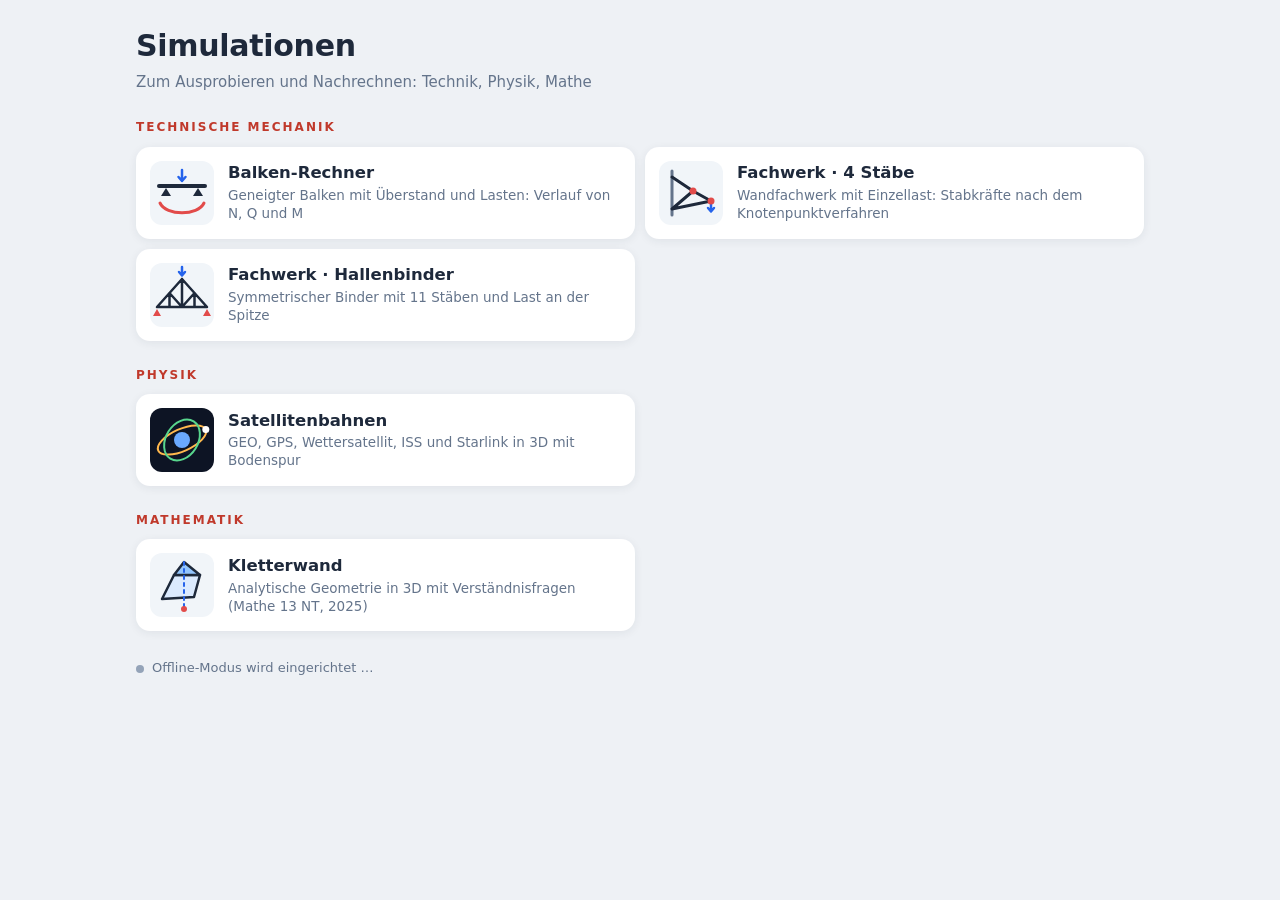
<file: index.html>
<!DOCTYPE html>
<html lang="de">
<head>
<meta charset="UTF-8">
<meta name="viewport" content="width=device-width, initial-scale=1.0">
<title>Simulationen</title>
<meta name="description" content="Interaktive Simulationen für den Unterricht – läuft vollständig offline.">
<meta name="theme-color" content="#1E293B">
<meta name="mobile-web-app-capable" content="yes">
<meta name="apple-mobile-web-app-capable" content="yes">
<meta name="apple-mobile-web-app-title" content="Simulationen">
<link rel="manifest" href="manifest.json">
<link rel="icon" href="icons/icon-192.png">
<link rel="apple-touch-icon" href="icons/icon-180.png">
<style>
  :root{
    --ink:#1E293B; --mut:#64748B; --line:#E2E8F0; --card:#F1F5F9;
    --red:#E24B4A; --blue:#2563EB; --green:#137B5E; --bg:#FFFFFF;
  }
  *{box-sizing:border-box}
  html,body{margin:0}
  body{font-family:"Segoe UI",system-ui,-apple-system,Roboto,Helvetica,Arial,sans-serif;
    color:var(--ink); background:#EEF1F5; line-height:1.45; -webkit-font-smoothing:antialiased}
  .wrap{max-width:1040px; margin:0 auto;
    padding:calc(24px + env(safe-area-inset-top,0px)) 16px calc(32px + env(safe-area-inset-bottom,0px))}
  h1{font-size:30px; font-weight:800; margin:0 0 4px; letter-spacing:-.01em}
  .sub{color:var(--mut); font-size:15px; margin:0}

  section{margin-top:26px}
  h2{font-size:12px; font-weight:700; letter-spacing:2px; text-transform:uppercase; color:#C0392B; margin:0 0 10px}
  .list{display:grid; grid-template-columns:repeat(auto-fill,minmax(min(100%,420px),1fr)); gap:10px}

  .sim{display:flex; gap:14px; align-items:center; min-height:92px; padding:12px 14px;
    background:var(--bg); border-radius:14px; color:inherit; text-decoration:none;
    box-shadow:0 2px 10px rgba(30,41,59,.07); transition:box-shadow .15s}
  .sim:hover{box-shadow:0 6px 20px rgba(30,41,59,.14)}
  .sim:active{background:#F8FAFC}
  .sim:focus-visible{outline:2px solid var(--blue); outline-offset:2px}
  .sim svg{flex:none; width:64px; height:64px; border-radius:12px; background:var(--card)}
  .sim h3{font-size:16.5px; font-weight:700; margin:0 0 2px; line-height:1.25}
  .sim p{font-size:13.5px; color:var(--mut); margin:0; line-height:1.35}
  .txt{min-width:0}

  footer{margin-top:28px; font-size:13px; color:var(--mut); display:flex; gap:8px; align-items:center}
  #dot{flex:none; width:8px; height:8px; border-radius:50%; background:#94A3B8}
  #dot.ok{background:var(--green)}
  @media (prefers-reduced-motion:reduce){ *{transition:none!important} }
</style>
</head>
<body>
<div class="wrap">
  <header>
    <h1>Simulationen</h1>
    <p class="sub">Zum Ausprobieren und Nachrechnen: Technik, Physik, Mathe</p>
  </header>

  <section>
    <h2>Technische Mechanik</h2>
    <div class="list">
      <a class="sim" href="sims/balken.html">
        <svg viewBox="0 0 64 64" aria-hidden="true" fill="none" stroke-linecap="round" stroke-linejoin="round">
          <path d="M9 25h46" stroke="#1E293B" stroke-width="4"/>
          <path d="M16 27l-5 8h10zM48 27l-5 8h10z" fill="#1E293B"/>
          <path d="M32 9v11M28.5 16l3.5 4 3.5-4" stroke="#2563EB" stroke-width="2.5"/>
          <path d="M10 42c6 13 38 13 44 0" stroke="#E24B4A" stroke-width="3"/>
        </svg>
        <div class="txt">
          <h3>Balken-Rechner</h3>
          <p>Geneigter Balken mit Überstand und Lasten: Verlauf von N, Q und M</p>
        </div>
      </a>
      <a class="sim" href="sims/fachwerk-4-staebe.html">
        <svg viewBox="0 0 64 64" aria-hidden="true" fill="none" stroke-linecap="round" stroke-linejoin="round">
          <path d="M13 10v44" stroke="#64748B" stroke-width="3"/>
          <path d="M13 16L34 30 13 48M34 30L52 40 13 48" stroke="#1E293B" stroke-width="3"/>
          <path d="M52 40v10M49 47l3 3.5 3-3.5" stroke="#2563EB" stroke-width="2.5"/>
          <g fill="#E24B4A"><circle cx="34" cy="30" r="3.5"/><circle cx="52" cy="40" r="3.5"/></g>
        </svg>
        <div class="txt">
          <h3>Fachwerk · 4 Stäbe</h3>
          <p>Wandfachwerk mit Einzellast: Stabkräfte nach dem Knotenpunktverfahren</p>
        </div>
      </a>
      <a class="sim" href="sims/fachwerk-hallenbinder.html">
        <svg viewBox="0 0 64 64" aria-hidden="true" fill="none" stroke-linecap="round" stroke-linejoin="round">
          <path d="M7 44h50L32 16zM19.5 30V44M44.5 30V44M32 16v28M19.5 30L32 44 44.5 30" stroke="#1E293B" stroke-width="2.5"/>
          <path d="M32 4v8M29 9l3 3.5L35 9" stroke="#2563EB" stroke-width="2.5"/>
          <path d="M7 46l-4 7h8zM57 46l-4 7h8z" fill="#E24B4A"/>
        </svg>
        <div class="txt">
          <h3>Fachwerk · Hallenbinder</h3>
          <p>Symmetrischer Binder mit 11 Stäben und Last an der Spitze</p>
        </div>
      </a>
    </div>
  </section>

  <section>
    <h2>Physik</h2>
    <div class="list">
      <a class="sim" href="sims/satellitenbahnen.html">
        <svg viewBox="0 0 64 64" aria-hidden="true" fill="none" style="background:#0D1424">
          <ellipse cx="32" cy="32" rx="26" ry="11" transform="rotate(-24 32 32)" stroke="#FFB84D" stroke-width="2"/>
          <ellipse cx="32" cy="32" rx="16" ry="22" transform="rotate(32 32 32)" stroke="#58D68D" stroke-width="2"/>
          <circle cx="32" cy="32" r="8" fill="#6AA9FF"/>
          <circle cx="55.8" cy="21.4" r="3.5" fill="#fff"/>
        </svg>
        <div class="txt">
          <h3>Satellitenbahnen</h3>
          <p>GEO, GPS, Wettersatellit, ISS und Starlink in 3D mit Bodenspur</p>
        </div>
      </a>
    </div>
  </section>

  <section>
    <h2>Mathematik</h2>
    <div class="list">
      <a class="sim" href="sims/kletterwand.html">
        <svg viewBox="0 0 64 64" aria-hidden="true" fill="none" stroke-linejoin="round" stroke-linecap="round">
          <path d="M12 46L24 22h26L44 44z" fill="#DBEAFE" stroke="#1E293B" stroke-width="2.5"/>
          <path d="M24 22l10-13 16 13z" fill="#93C5FD" stroke="#1E293B" stroke-width="2.5"/>
          <path d="M34 9v45" stroke="#2563EB" stroke-width="2" stroke-dasharray="3 4"/>
          <circle cx="34" cy="56" r="3" fill="#E24B4A"/>
        </svg>
        <div class="txt">
          <h3>Kletterwand</h3>
          <p>Analytische Geometrie in 3D mit Verständnisfragen (Mathe 13 NT, 2025)</p>
        </div>
      </a>
    </div>
  </section>

  <footer><i id="dot"></i><span id="status" role="status">Offline-Modus wird eingerichtet …</span></footer>
</div>
<script>
const statusEl=document.getElementById("status"), dot=document.getElementById("dot");
if("serviceWorker" in navigator){
  navigator.serviceWorker.register("sw.js").catch(()=>{statusEl.textContent="Offline-Modus nicht verfügbar";});
  /* Der Status prüft den Speicher selbst, denn andere Apps unter derselben Adresse können ihn löschen */
  const check=async n=>{
    if(await caches.match("vendor/pptxgen.bundle.js")){
      statusEl.textContent="Alles auf dem Gerät gespeichert, läuft auch ohne Internet"; dot.classList.add("ok");
    }else if(n>0) setTimeout(()=>check(n-1),1000);
    else statusEl.textContent="Noch nicht gespeichert: Bitte einmal mit Internet öffnen";
  };
  navigator.serviceWorker.ready.then(()=>check(30));
}else{
  statusEl.textContent="Offline-Modus wird von diesem Browser nicht unterstützt";
}
</script>
</body>
</html>
</file>
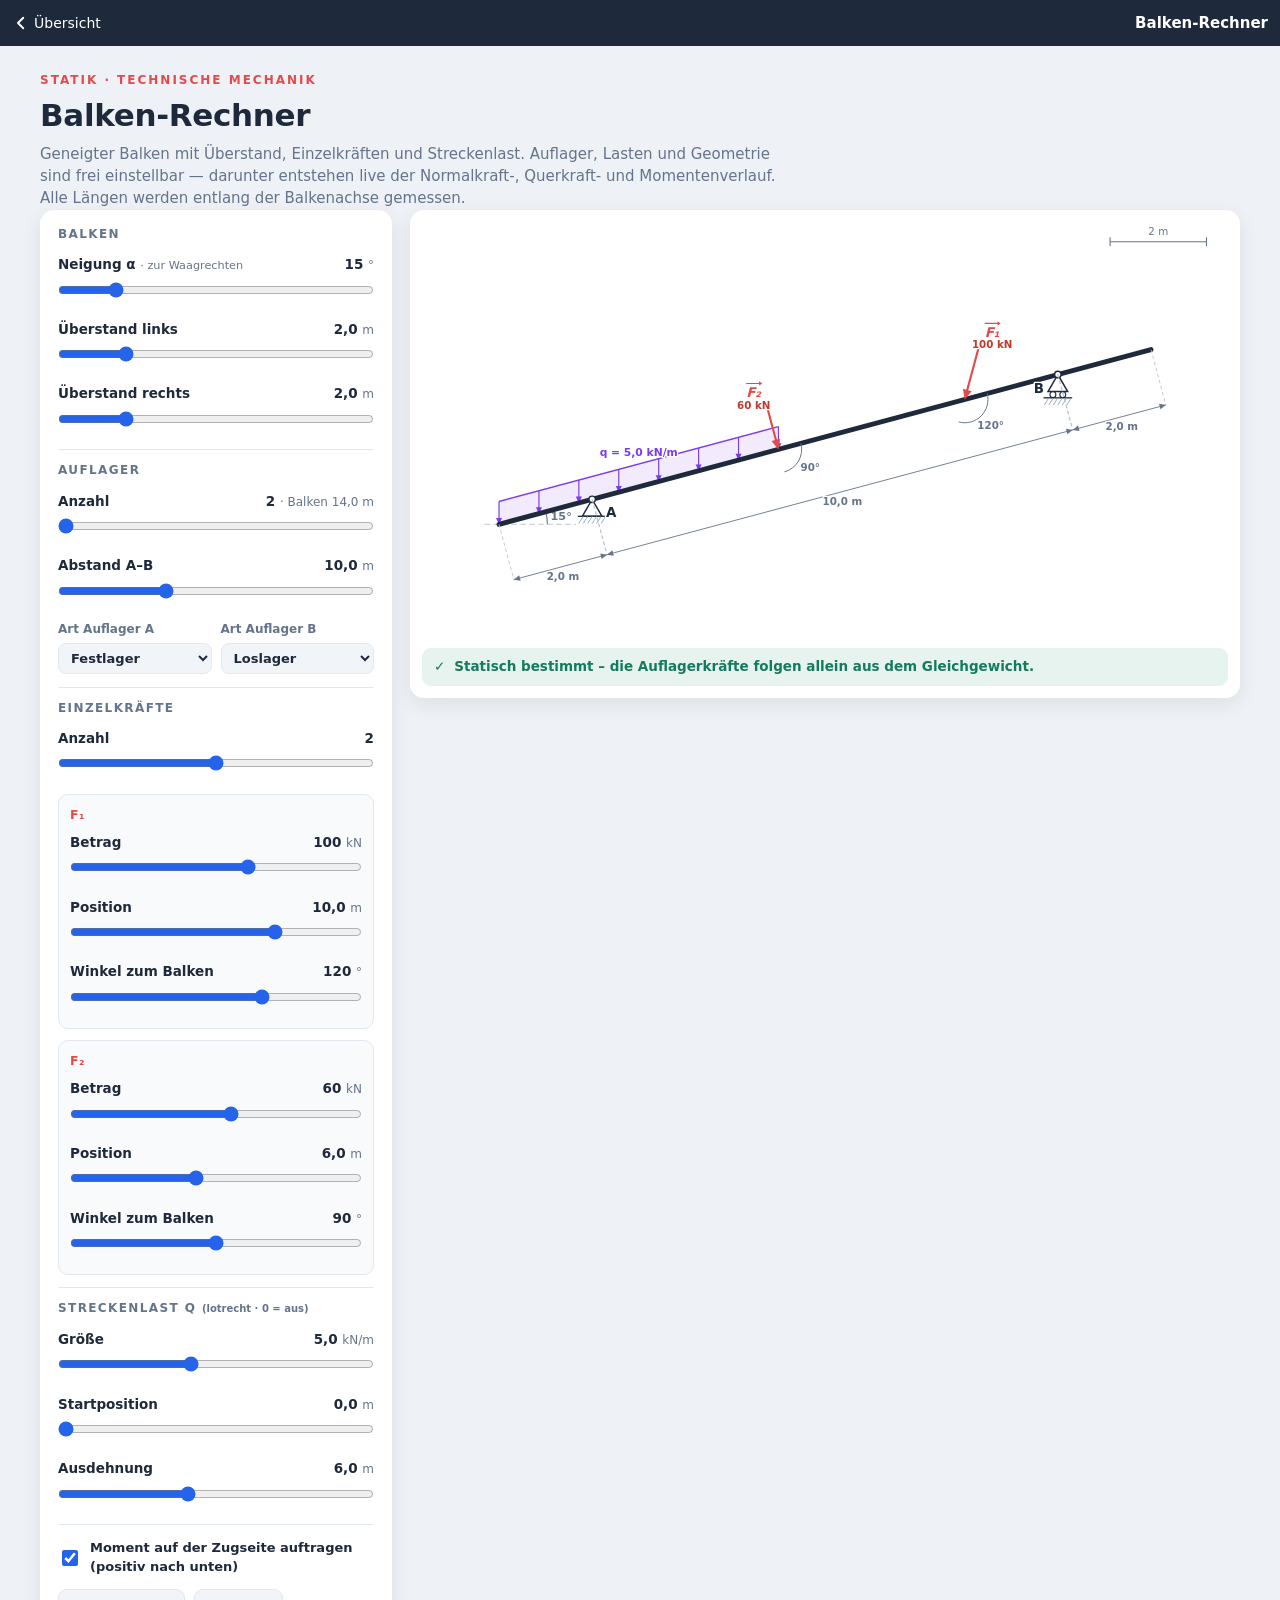
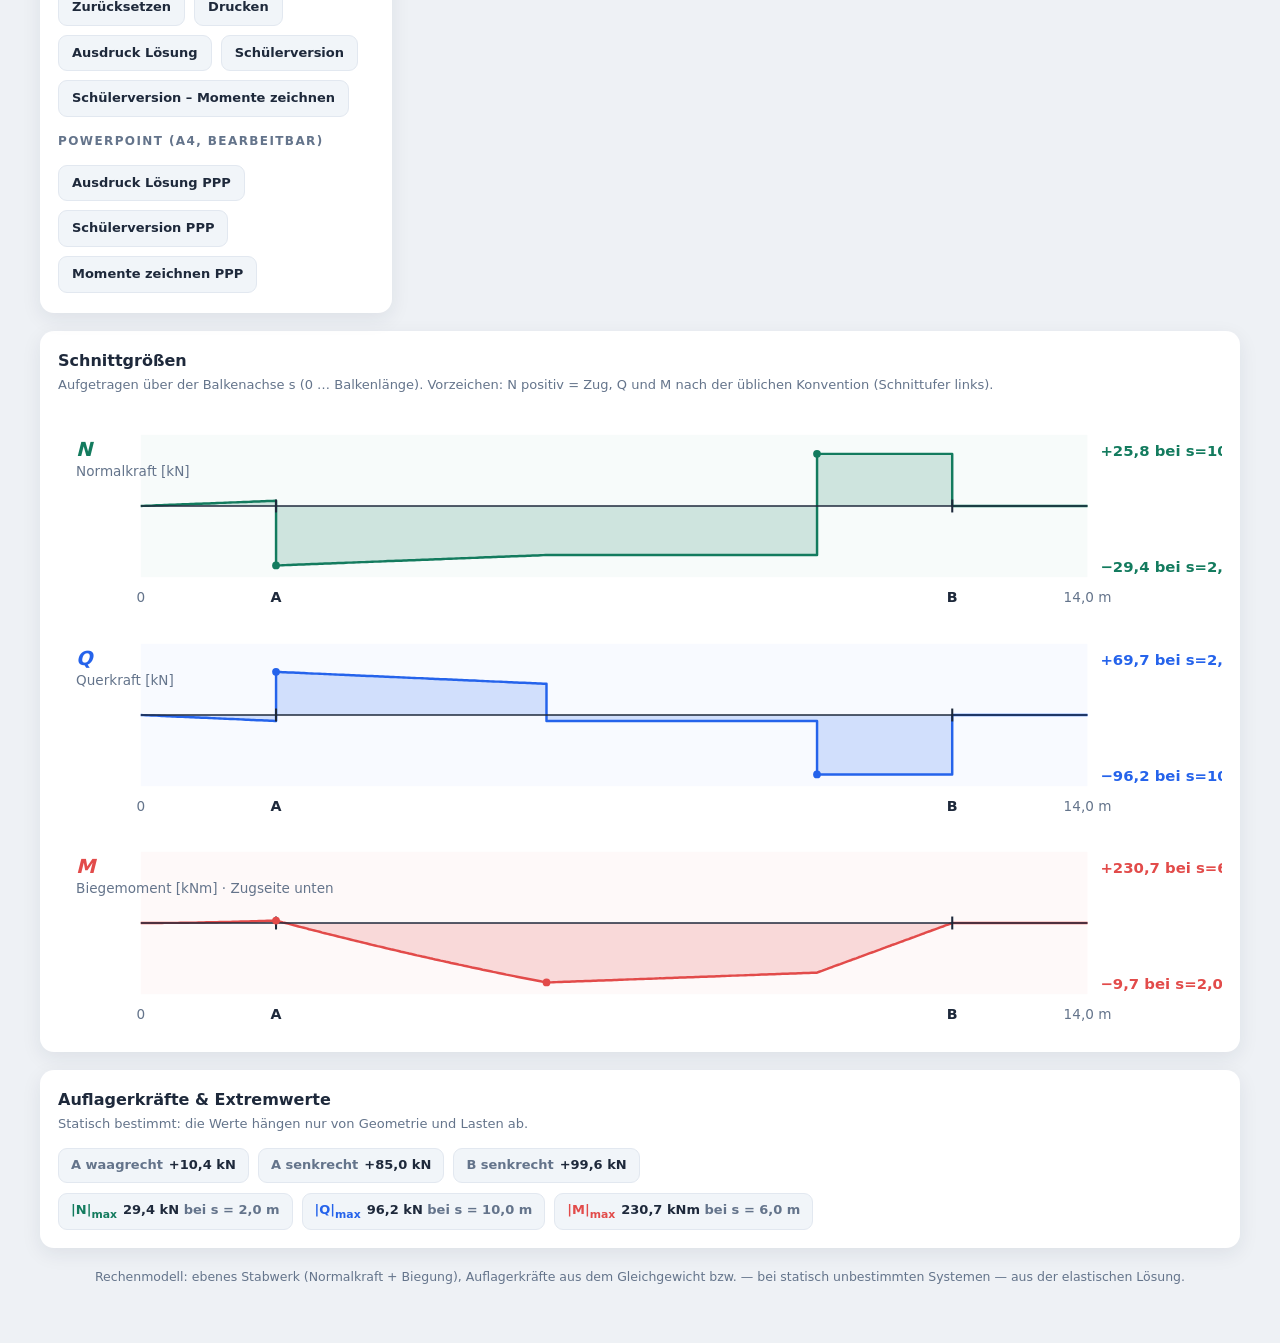
<file: sims/balken.html>
<!DOCTYPE html>
<html lang="de">
<head>
<meta charset="UTF-8">
<meta name="viewport" content="width=device-width, initial-scale=1.0">
<title>Balken-Rechner · N-, Q- und M-Verlauf</title>
<style>
  :root{
    --ink:#1E293B; --mut:#64748B; --line:#E2E8F0; --card:#F1F5F9; --card2:#F8FAFC;
    --red:#E24B4A; --reddk:#C0392B; --green:#137B5E; --greenbg:#E7F3EE; --redbg:#FBEAE7;
    --blue:#2563EB; --bluedk:#1D4ED8; --amber:#B45309; --amberbg:#FEF3C7;
    --bg:#FFFFFF; --hatch:#94A3B8;
  }
  *{box-sizing:border-box}
  html,body{margin:0}
  body{font-family:"Segoe UI",system-ui,-apple-system,Roboto,Helvetica,Arial,sans-serif;
    color:var(--ink); background:#EEF1F5; line-height:1.45; -webkit-font-smoothing:antialiased}
  .wrap{max-width:1240px; margin:0 auto; padding:26px 20px 56px}
  .eyebrow{font-size:12px; font-weight:700; letter-spacing:2px; color:var(--red); text-transform:uppercase}
  h1{font-size:31px; font-weight:800; margin:4px 0 6px; letter-spacing:-.01em}
  .sub{color:var(--mut); font-size:15px; max-width:78ch; margin:0}

  .grid{display:grid; grid-template-columns:352px 1fr; gap:18px; align-items:start}
  .panel{background:var(--bg); border-radius:14px; padding:16px 18px 10px; box-shadow:0 6px 20px rgba(30,41,59,.08)}
  .grp{border-top:1px solid var(--line); padding-top:12px; margin-top:12px}
  .grp:first-of-type{border-top:none; padding-top:0; margin-top:0}
  .grp h3{font-size:12px; font-weight:700; letter-spacing:1.4px; text-transform:uppercase;
    color:var(--mut); margin:0 0 12px}
  .ctrl{margin-bottom:13px}
  .ctrl .row{display:flex; justify-content:space-between; align-items:baseline; margin-bottom:4px; gap:8px}
  .ctrl .name{font-size:13.5px; font-weight:600}
  .ctrl .name small{color:var(--mut); font-weight:500}
  .ctrl .val{font-size:13.5px; font-weight:700; font-variant-numeric:tabular-nums; white-space:nowrap}
  .ctrl .val em{color:var(--mut); font-weight:500; font-style:normal; font-size:12px}
  input[type=range]{width:100%; accent-color:var(--blue); height:22px; cursor:pointer; margin:0}
  input[type=range]:focus-visible{outline:2px solid var(--bluedk); outline-offset:3px; border-radius:6px}
  select{font:inherit; font-size:13px; font-weight:600; color:var(--ink); background:var(--card);
    border:1px solid var(--line); border-radius:8px; padding:6px 8px; cursor:pointer; width:100%}
  select:focus-visible{outline:2px solid var(--bluedk); outline-offset:2px}
  .two{display:grid; grid-template-columns:1fr 1fr; gap:9px; margin-bottom:13px}
  .two label{display:block; font-size:12px; font-weight:600; color:var(--mut); margin-bottom:4px}
  .fbox{background:var(--card2); border:1px solid var(--line); border-radius:10px; padding:11px 11px 1px; margin-bottom:11px}
  .fbox h4{margin:0 0 9px; font-size:12.5px; font-weight:800; letter-spacing:.4px}
  .toggle{display:flex; align-items:center; gap:9px; font-size:13px; font-weight:600; padding:2px 0 10px; cursor:pointer; user-select:none}
  .toggle input{width:16px; height:16px; accent-color:var(--blue); cursor:pointer; flex:none}
  .actions{display:flex; gap:9px; padding:2px 0 10px; flex-wrap:wrap}
  button.btn{font:inherit; font-size:13px; font-weight:600; color:var(--ink); background:var(--card);
    border:1px solid var(--line); border-radius:9px; padding:8px 13px; cursor:pointer}
  button.btn:hover{background:#E4EAF1}
  button.btn:focus-visible{outline:2px solid var(--bluedk); outline-offset:2px}

  .stage{background:var(--bg); border-radius:14px; padding:12px; box-shadow:0 6px 20px rgba(30,41,59,.08)}
  svg{display:block; width:100%; height:auto}
  .status{display:flex; align-items:center; gap:9px; margin-top:6px; padding:9px 12px; border-radius:9px;
    font-size:13.5px; font-weight:600}
  .status.ok{background:var(--greenbg); color:var(--green)}
  .status.warn{background:var(--amberbg); color:var(--amber)}
  .status.bad{background:var(--redbg); color:var(--reddk)}

  .card{margin-top:18px; background:var(--bg); border-radius:14px; padding:18px; box-shadow:0 6px 20px rgba(30,41,59,.08)}
  .card h2{font-size:16px; font-weight:800; margin:0 0 4px}
  .card p.note{color:var(--mut); font-size:13px; margin:0 0 14px}
  .chips{display:flex; gap:9px; flex-wrap:wrap}
  .chip{background:var(--card); border:1px solid var(--line); border-radius:9px; padding:7px 12px;
    font-size:13px; font-weight:600; font-variant-numeric:tabular-nums}
  .chip b{color:var(--mut); font-weight:600; margin-right:6px}
  .chart{margin-bottom:4px}
  .head{display:flex; justify-content:space-between; align-items:flex-start; gap:16px; flex-wrap:wrap}
  footer.foot{color:var(--mut); font-size:12.5px; margin-top:20px; text-align:center}
  @media (max-width:920px){ .grid{grid-template-columns:1fr} h1{font-size:25px} }
  #sheetWrap{display:none}
  @media print{
    body.psheet .wrap{display:none !important}
    body.psheet #sheetWrap{display:block}
    #sheetWrap svg{width:100%; height:auto}
    body{background:#fff}
    .wrap{max-width:none; padding:0}
    .no-print{display:none !important}
    .stage,.card{box-shadow:none !important; padding:0; margin:0 0 8px; border-radius:0}
    @page{margin:14mm}
  }
</style>
<meta name="theme-color" content="#1E293B">
<meta name="mobile-web-app-capable" content="yes">
<meta name="apple-mobile-web-app-capable" content="yes">
<meta name="apple-mobile-web-app-title" content="Simulationen">
<link rel="manifest" href="../manifest.json">
<link rel="icon" href="../icons/icon-192.png">
<link rel="apple-touch-icon" href="../icons/icon-180.png">
<link rel="stylesheet" href="../app/shell.css">
<script src="../app/shell.js" defer></script>
</head>
<body class="stick-stage">
<nav class="appbar" aria-label="App"><a href="../index.html" data-back><svg viewBox="0 0 24 24" fill="none" stroke="currentColor" stroke-width="2.5" stroke-linecap="round" stroke-linejoin="round" aria-hidden="true"><path d="M15 5l-7 7 7 7"/></svg>Übersicht</a><span>Balken-Rechner</span></nav>
<div class="wrap">
  <header class="no-print">
    <div class="eyebrow">Statik · Technische Mechanik</div>
    <h1>Balken-Rechner</h1>
    <p class="sub">Geneigter Balken mit Überstand, Einzelkräften und Streckenlast. Auflager, Lasten und Geometrie sind frei einstellbar — darunter entstehen live der Normalkraft-, Querkraft- und Momentenverlauf. Alle Längen werden entlang der Balkenachse gemessen.</p>
  </header>

  <div class="grid">
    <!-- REGLER -->
    <section class="panel no-print">
      <div class="grp">
        <h3>Balken</h3>
        <div class="ctrl">
          <div class="row"><span class="name">Neigung α <small>· zur Waagrechten</small></span><span class="val" id="v_alpha"></span></div>
          <input type="range" id="alpha" min="0" max="90" step="1" value="15">
        </div>
        <div class="ctrl">
          <div class="row"><span class="name">Überstand links</span><span class="val" id="v_ovlL"></span></div>
          <input type="range" id="ovlL" min="0" max="10" step="0.5" value="2">
        </div>
        <div class="ctrl">
          <div class="row"><span class="name">Überstand rechts</span><span class="val" id="v_ovlR"></span></div>
          <input type="range" id="ovlR" min="0" max="10" step="0.5" value="2">
        </div>
      </div>

      <div class="grp">
        <h3>Auflager</h3>
        <div class="ctrl">
          <div class="row"><span class="name">Anzahl</span><span class="val" id="v_nSup"></span></div>
          <input type="range" id="nSup" min="2" max="3" step="1" value="2">
        </div>
        <div class="ctrl">
          <div class="row"><span class="name">Abstand A–B</span><span class="val" id="v_span"></span></div>
          <input type="range" id="span" min="5" max="20" step="0.5" value="10">
        </div>
        <div class="two">
          <div><label>Art Auflager A</label>
            <select id="tA"><option value="fest">Festlager</option><option value="los">Loslager</option></select></div>
          <div><label>Art Auflager B</label>
            <select id="tB"><option value="los">Loslager</option><option value="fest">Festlager</option></select></div>
        </div>
        <div id="cBox" style="display:none">
          <div class="ctrl">
            <div class="row"><span class="name">Position Auflager C</span><span class="val" id="v_sC"></span></div>
            <input type="range" id="sC" min="0" max="14" step="0.1" value="7">
          </div>
          <div class="two"><div><label>Art Auflager C</label>
            <select id="tC"><option value="los">Loslager</option><option value="fest">Festlager</option></select></div><div></div></div>
        </div>
      </div>

      <div class="grp">
        <h3>Einzelkräfte</h3>
        <div class="ctrl">
          <div class="row"><span class="name">Anzahl</span><span class="val" id="v_nF"></span></div>
          <input type="range" id="nF" min="1" max="3" step="1" value="2">
        </div>
        <div class="fbox" id="fbox1">
          <h4 style="color:var(--red)">F₁</h4>
          <div class="ctrl"><div class="row"><span class="name">Betrag</span><span class="val" id="v_F1mag"></span></div>
            <input type="range" id="F1mag" min="20" max="150" step="1" value="100"></div>
          <div class="ctrl"><div class="row"><span class="name">Position</span><span class="val" id="v_F1pos"></span></div>
            <input type="range" id="F1pos" min="0" max="14" step="0.1" value="10"></div>
          <div class="ctrl"><div class="row"><span class="name">Winkel zum Balken</span><span class="val" id="v_F1ang"></span></div>
            <input type="range" id="F1ang" min="0" max="180" step="1" value="120"></div>
        </div>
        <div class="fbox" id="fbox2">
          <h4 style="color:var(--red)">F₂</h4>
          <div class="ctrl"><div class="row"><span class="name">Betrag</span><span class="val" id="v_F2mag"></span></div>
            <input type="range" id="F2mag" min="10" max="100" step="1" value="60"></div>
          <div class="ctrl"><div class="row"><span class="name">Position</span><span class="val" id="v_F2pos"></span></div>
            <input type="range" id="F2pos" min="0" max="14" step="0.1" value="6"></div>
          <div class="ctrl"><div class="row"><span class="name">Winkel zum Balken</span><span class="val" id="v_F2ang"></span></div>
            <input type="range" id="F2ang" min="0" max="180" step="1" value="90"></div>
        </div>
        <div class="fbox" id="fbox3">
          <h4 style="color:var(--red)">F₃</h4>
          <div class="ctrl"><div class="row"><span class="name">Betrag</span><span class="val" id="v_F3mag"></span></div>
            <input type="range" id="F3mag" min="10" max="100" step="1" value="40"></div>
          <div class="ctrl"><div class="row"><span class="name">Position</span><span class="val" id="v_F3pos"></span></div>
            <input type="range" id="F3pos" min="0" max="14" step="0.1" value="12"></div>
          <div class="ctrl"><div class="row"><span class="name">Winkel zum Balken</span><span class="val" id="v_F3ang"></span></div>
            <input type="range" id="F3ang" min="0" max="180" step="1" value="90"></div>
        </div>
      </div>

      <div class="grp">
        <h3>Streckenlast q <small style="text-transform:none;letter-spacing:0">(lotrecht · 0 = aus)</small></h3>
        <div class="ctrl">
          <div class="row"><span class="name">Größe</span><span class="val" id="v_q"></span></div>
          <input type="range" id="q" min="0" max="12" step="0.5" value="5">
        </div>
        <div class="ctrl">
          <div class="row"><span class="name">Startposition</span><span class="val" id="v_qs"></span></div>
          <input type="range" id="qs" min="0" max="14" step="0.1" value="0">
        </div>
        <div class="ctrl">
          <div class="row"><span class="name">Ausdehnung</span><span class="val" id="v_qLen"></span></div>
          <input type="range" id="qLen" min="0.5" max="14" step="0.1" value="6">
        </div>
      </div>

      <div class="grp">
        <label class="toggle"><input type="checkbox" id="mDown" checked>Moment auf der Zugseite auftragen (positiv nach unten)</label>
        <div class="actions">
          <button class="btn" id="reset" type="button">Zurücksetzen</button>
          <button class="btn" id="print" type="button">Drucken</button>
          <button class="btn" id="pSol" type="button">Ausdruck Lösung</button>
          <button class="btn" id="pStu" type="button">Schülerversion</button>
          <button class="btn" id="pMom" type="button">Schülerversion – Momente zeichnen</button>
        </div>
        <h3 style="margin-top:6px">PowerPoint (A4, bearbeitbar)</h3>
        <div class="actions">
          <button class="btn" id="xSol" type="button">Ausdruck Lösung PPP</button>
          <button class="btn" id="xStu" type="button">Schülerversion PPP</button>
          <button class="btn" id="xMom" type="button">Momente zeichnen PPP</button>
        </div>
      </div>
    </section>

    <!-- SYSTEM -->
    <section class="stage">
      <svg id="sys" viewBox="0 0 900 470" role="img" aria-label="Statisches System"></svg>
      <div class="status ok" id="status"><span class="ic">✓</span><span id="statusText"></span></div>
    </section>
  </div>

  <!-- VERLÄUFE -->
  <section class="card">
    <div class="head">
      <div>
        <h2>Schnittgrößen</h2>
        <p class="note">Aufgetragen über der Balkenachse s (0 … Balkenlänge). Vorzeichen: N positiv = Zug, Q und M nach der üblichen Konvention (Schnittufer links).</p>
      </div>
    </div>
    <div class="chart"><svg id="chN" viewBox="0 0 900 158"></svg></div>
    <div class="chart"><svg id="chQ" viewBox="0 0 900 158"></svg></div>
    <div class="chart"><svg id="chM" viewBox="0 0 900 158"></svg></div>
  </section>

  <!-- ERGEBNISSE -->
  <section class="card no-print">
    <h2>Auflagerkräfte &amp; Extremwerte</h2>
    <p class="note" id="detNote"></p>
    <div class="chips" id="chips"></div>
    <div class="chips" id="ext" style="margin-top:10px"></div>
  </section>

  <footer class="foot no-print">Rechenmodell: ebenes Stabwerk (Normalkraft + Biegung), Auflagerkräfte aus dem Gleichgewicht bzw. — bei statisch unbestimmten Systemen — aus der elastischen Lösung.</footer>
</div>

<div id="sheetWrap"><svg id="sheet" viewBox="0 0 794 1123" xmlns="http://www.w3.org/2000/svg"></svg></div>

<script>
"use strict";
const NS="http://www.w3.org/2000/svg";
const COL={ink:"#1E293B",mut:"#64748B",line:"#E2E8F0",red:"#E24B4A",reddk:"#C0392B",
  green:"#137B5E",blue:"#2563EB",hatch:"#94A3B8",q:"#7C3AED",dash:"#B6BECB"};
const EA=2.1e6, EI=2.1e4;                    // kN, kNm²  (Stahlprofil)
const DEF={alpha:15,span:10,ovlL:2,ovlR:2,nSup:2,sC:7,nF:2,
  F1mag:100,F1pos:10,F1ang:120,F2mag:60,F2pos:6,F2ang:90,F3mag:40,F3pos:12,F3ang:90,
  q:5,qs:0,qLen:6};
const SUBS=["\u2081","\u2082","\u2083"];

const num=(x,n)=>x.toFixed(n).replace(".",",");
const sgn=(x,n)=>(x>=0?"+":"\u2212")+num(Math.abs(x),n);
const el=(t,a,x)=>{const e=document.createElementNS(NS,t);
  for(const k in a) e.setAttribute(k,a[k]); if(x!==undefined) e.textContent=x; return e;};

/* ================= Rechenkern ================= */
function model(S){
  const a=S.alpha*Math.PI/180;
  const t={x:Math.cos(a),y:Math.sin(a)}, z={x:Math.sin(a),y:-Math.cos(a)};
  const L=S.L;
  const sup=[{s:S.ovlL,type:S.tA,name:"A"},{s:S.ovlL+S.span,type:S.tB,name:"B"}];
  if(S.nSup>=3) sup.push({s:S.sC,type:S.tC,name:"C"});
  const F=[];
  for(let i=0;i<S.nF;i++){
    const th=S.Fa[i]*Math.PI/180;
    const ex=Math.cos(th)*t.x+Math.sin(th)*z.x, ey=Math.cos(th)*t.y+Math.sin(th)*z.y;
    F.push({s:S.Fs[i],mag:S.F[i],ang:S.Fa[i],fx:S.F[i]*ex,fy:S.F[i]*ey,ex,ey});
  }
  const q0=Math.max(0,Math.min(L,S.qs)), q1=Math.max(0,Math.min(L,S.qs+S.qLen));
  return {a,t,z,L,sup,F,q0,q1,q:S.q};
}
const pt=(m,s)=>({x:s*m.t.x, y:s*m.t.y});

function solveLin(K,f){
  const n=f.length, A=K.map((r,i)=>r.concat([f[i]]));
  let sc=0; for(const r of K) for(const v of r) sc=Math.max(sc,Math.abs(v));
  for(let c=0;c<n;c++){
    let p=c; for(let r=c+1;r<n;r++) if(Math.abs(A[r][c])>Math.abs(A[p][c])) p=r;
    if(Math.abs(A[p][c])<1e-9*sc) return null;
    const tm=A[c]; A[c]=A[p]; A[p]=tm;
    for(let r=0;r<n;r++){ if(r===c) continue; const fa=A[r][c]/A[c][c]; if(!fa) continue;
      for(let k=c;k<=n;k++) A[r][k]-=fa*A[c][k]; }
  }
  return A.map((r,i)=>r[n]/A[i][i]);
}
function reactions(m){
  const set=new Set([0,m.L]);
  m.sup.forEach(s=>set.add(s.s)); m.F.forEach(f=>set.add(f.s));
  if(m.q>0&&m.q1>m.q0){ set.add(m.q0); set.add(m.q1); }
  const raw=[...set].filter(v=>v>=-1e-9&&v<=m.L+1e-9).sort((x,y)=>x-y);
  const nd=[]; raw.forEach(v=>{ if(!nd.length||v-nd[nd.length-1]>1e-4) nd.push(v); });
  if(nd.length<2) return null;
  const n=nd.length, D=3*n;
  const K=Array.from({length:D},()=>new Array(D).fill(0)), Fv=new Array(D).fill(0);
  const c=Math.cos(m.a), s=Math.sin(m.a);
  const R3=[[c,s,0],[-s,c,0],[0,0,1]];
  for(let e=0;e<n-1;e++){
    const l=nd[e+1]-nd[e]; if(l<1e-6) continue;
    const ea=EA/l, b1=12*EI/(l*l*l), b2=6*EI/(l*l), b3=4*EI/l, b4=2*EI/l;
    const kl=[[ea,0,0,-ea,0,0],[0,b1,b2,0,-b1,b2],[0,b2,b3,0,-b2,b4],
              [-ea,0,0,ea,0,0],[0,-b1,-b2,0,b1,-b2],[0,b2,b4,0,-b2,b3]];
    const T=Array.from({length:6},()=>new Array(6).fill(0));
    for(let i=0;i<3;i++) for(let j=0;j<3;j++){ T[i][j]=R3[i][j]; T[i+3][j+3]=R3[i][j]; }
    const kg=Array.from({length:6},()=>new Array(6).fill(0));
    for(let i=0;i<6;i++) for(let j=0;j<6;j++){ let v=0;
      for(let p=0;p<6;p++) for(let r=0;r<6;r++) v+=T[p][i]*kl[p][r]*T[r][j]; kg[i][j]=v; }
    const dof=[3*e,3*e+1,3*e+2,3*e+3,3*e+4,3*e+5];
    for(let i=0;i<6;i++) for(let j=0;j<6;j++) K[dof[i]][dof[j]]+=kg[i][j];
    const o0=Math.max(nd[e],m.q0), o1=Math.min(nd[e+1],m.q1);
    if(m.q>0 && o1>o0+1e-9){
      const px=(-m.q)*s, py=(-m.q)*c;
      const fl=[px*l/2, py*l/2, py*l*l/12, px*l/2, py*l/2, -py*l*l/12];
      for(let i=0;i<6;i++){ let v=0; for(let p=0;p<6;p++) v+=T[p][i]*fl[p]; Fv[dof[i]]+=v; }
    }
  }
  const near=x=>{let bi=0,bd=1e9; nd.forEach((v,i)=>{const d=Math.abs(v-x); if(d<bd){bd=d;bi=i;}}); return bi;};
  m.F.forEach(f=>{const i=near(f.s); Fv[3*i]+=f.fx; Fv[3*i+1]+=f.fy;});
  const fix=new Array(D).fill(false);
  m.sup.forEach(sp=>{const i=near(sp.s);
    if(sp.type==="fest"){fix[3*i]=true; fix[3*i+1]=true;} else fix[3*i+1]=true;});
  const free=[]; for(let i=0;i<D;i++) if(!fix[i]) free.push(i);
  const ur=solveLin(free.map(i=>free.map(j=>K[i][j])), free.map(i=>Fv[i]));
  if(!ur) return null;
  const u=new Array(D).fill(0); free.forEach((i,k)=>u[i]=ur[k]);
  const Rv=new Array(D).fill(0);
  for(let i=0;i<D;i++){ let v=0; for(let j=0;j<D;j++) v+=K[i][j]*u[j]; Rv[i]=v-Fv[i]; }
  return m.sup.map(sp=>{const i=near(sp.s);
    return {name:sp.name,s:sp.s,type:sp.type, Rx: sp.type==="fest"?Rv[3*i]:0, Ry:Rv[3*i+1]};});
}
function internal(m,R,s){
  const rs=pt(m,s); let Fx=0,Fy=0,Mz=0;
  const A=(p,fx,fy)=>{Fx+=fx; Fy+=fy; Mz+=(p.x-rs.x)*fy-(p.y-rs.y)*fx;};
  R.forEach(r=>{ if(r.s<s-1e-9) A(pt(m,r.s), r.Rx, r.Ry); });
  m.F.forEach(f=>{ if(f.s<s-1e-9) A(pt(m,f.s), f.fx, f.fy); });
  const a=m.q0, b=Math.min(m.q1,s);
  if(m.q>0 && b>a+1e-12) A(pt(m,(a+b)/2), 0, -m.q*(b-a));
  return {N:-(Fx*m.t.x+Fy*m.t.y), Q:-(Fx*m.z.x+Fy*m.z.y), M:-Mz};
}
function sGrid(m){
  const P=new Set(), eps=1e-6, marks=[0,m.L];
  m.sup.forEach(s=>marks.push(s.s)); m.F.forEach(f=>marks.push(f.s));
  if(m.q>0){ marks.push(m.q0); marks.push(m.q1); }
  marks.forEach(x=>{ P.add(Math.max(0,x-eps)); P.add(Math.min(m.L,x+eps)); });
  for(let i=0;i<=360;i++) P.add(m.L*i/360);
  return [...P].filter(x=>x>=0&&x<=m.L).sort((a,b)=>a-b);
}

/* ================= Systemzeichnung ================= */
function drawSystem(sv,m,ok){
  const W=900,H=470;
  sv.textContent="";
  const add=n=>sv.appendChild(n);
  const PL=86,PR=86,PT=128,PB=118;
  const bw=m.L*Math.cos(m.a), bh=m.L*Math.sin(m.a);
  const sc=Math.min((W-PL-PR)/Math.max(0.001,bw),(H-PT-PB)/Math.max(0.001,bh));
  const ox=PL+((W-PL-PR)-bw*sc)/2, oy=PT+((H-PT-PB)-bh*sc)/2+bh*sc;
  const px=p=>({x:ox+p.x*sc, y:oy-p.y*sc});
  const B=s=>px(pt(m,s));
  const P0=B(0), P1=B(m.L);
  const tp={x:Math.cos(m.a), y:-Math.sin(m.a)};              // Balkenrichtung in px
  const zp={x:Math.sin(m.a), y:Math.cos(m.a)};               // "unten" quer zum Balken in px

  /* ---- Beschriftungen kollisionsfrei setzen ---- */
  const placed=[];
  const box=(t,x,y,s)=>{const w=t.length*s*0.58,h=s*1.05;
    return {x0:x-w/2,y0:y-h*0.78,x1:x+w/2,y1:y+h*0.28};};
  const ovl=b=>{let a=0; for(const p of placed){
    const ox=Math.min(p.x1,b.x1)-Math.max(p.x0,b.x0), oy=Math.min(p.y1,b.y1)-Math.max(p.y0,b.y0);
    if(ox>0&&oy>0) a+=ox*oy;} return a;};
  const dBeam=(x,y)=>{const dx=P1.x-P0.x, dy=P1.y-P0.y, l2=dx*dx+dy*dy||1;
    let t=((x-P0.x)*dx+(y-P0.y)*dy)/l2; t=Math.max(0,Math.min(1,t));
    return Math.hypot(x-(P0.x+t*dx), y-(P0.y+t*dy));};
  const pen=(x,y,r)=>{const d=dBeam(x,y); return d<r?(r-d)*55:0;};
  const best=(c,f)=>{let bi=0,bs=Infinity; c.forEach((k,i)=>{const v=f(k); if(v<bs-1e-9){bs=v;bi=i;}}); return c[bi];};
  const put=(t,x,y,s,fill,w,it)=>{placed.push(box(t,x,y,s));
    const a={x:x.toFixed(1),y:y.toFixed(1),"text-anchor":"middle","font-size":s,
      "font-weight":w||"700",fill:fill,stroke:"#fff","stroke-width":"3","paint-order":"stroke","stroke-linejoin":"round"};
    if(it) a["font-style"]="italic";
    add(el("text",a,t)); return box(t,x,y,s);};
  const around=(Q,t,s,rs,dirs)=>{const c=[];
    rs.forEach(R=>dirs.forEach(d=>{const l=Math.hypot(d[0],d[1]);
      c.push({x:Q.x+d[0]/l*R, y:Q.y+d[1]/l*R+s*0.35, R});}));
    return best(c, k=>ovl(box(t,k.x,k.y,s))+pen(k.x,k.y,12)+(k.R-rs[0])*0.8);};

  /* Neigungswinkel α mit waagrechter Bezugslinie */
  add(el("line",{x1:P0.x-16,y1:P0.y,x2:P0.x+86,y2:P0.y,stroke:COL.dash,"stroke-width":"1","stroke-dasharray":"6 4"}));
  if(m.a>0.03){
    const R=54;
    add(el("path",{d:`M ${(P0.x+R).toFixed(1)} ${P0.y.toFixed(1)} A ${R} ${R} 0 0 0 ${(P0.x+R*tp.x).toFixed(1)} ${(P0.y+R*tp.y).toFixed(1)}`,
      fill:"none",stroke:COL.mut,"stroke-width":"1.2"}));
    const ha=-m.a/2, at=num(m.a*180/Math.PI,0)+"\u00B0";
    const ac=best([R+16,R+29,R+42].map(r=>({x:P0.x+r*Math.cos(ha), y:P0.y+r*Math.sin(ha)+4, r})),
      k=>ovl(box(at,k.x,k.y,12.5))+pen(k.x,k.y,12)+(k.r-R-16)*0.8);
    put(at,ac.x,ac.y,12.5,COL.mut);
  }

  /* Streckenlast q */
  if(m.q>0 && m.q1>m.q0+1e-6){
    const h=13+30*(m.q/12);
    const a0=B(m.q0), a1=B(m.q1);
    const t0={x:a0.x,y:a0.y-h}, t1={x:a1.x,y:a1.y-h};
    add(el("polygon",{points:`${a0.x},${a0.y} ${a1.x},${a1.y} ${t1.x},${t1.y} ${t0.x},${t0.y}`,
      fill:COL.q,"fill-opacity":"0.10"}));
    add(el("line",{x1:t0.x,y1:t0.y,x2:t1.x,y2:t1.y,stroke:COL.q,"stroke-width":"1.6"}));
    const nA=Math.max(2,Math.min(11,Math.round((m.q1-m.q0)/m.L*11)+2));
    for(let i=0;i<=nA;i++){
      const b=B(m.q0+(m.q1-m.q0)*i/nA);
      add(el("line",{x1:b.x,y1:b.y-h,x2:b.x,y2:b.y-4,stroke:COL.q,"stroke-width":"1.3"}));
      add(el("polygon",{points:`${b.x},${b.y} ${b.x-3.4},${b.y-7} ${b.x+3.4},${b.y-7}`,fill:COL.q}));
    }
    const mid=B((m.q0+m.q1)/2);
    const qt="q = "+num(m.q,1)+" kN/m";
    const qc=best([0,-15,-29].map(dy=>({x:mid.x, y:mid.y-h-9+dy, dy})),
      k=>ovl(box(qt,k.x,k.y,12))+pen(k.x,k.y,12)+Math.abs(k.dy)*0.7);
    put(qt,qc.x,qc.y,12,COL.q,"700");
  }

  /* Balken */
  add(el("line",{x1:P0.x,y1:P0.y,x2:P1.x,y2:P1.y,stroke:COL.ink,"stroke-width":"5.5","stroke-linecap":"round"}));

  /* Auflager (senkrechte Auflagerkraft → waagrechte Sohle) */
  m.sup.forEach(sp=>{
    const p=B(sp.s), roller=sp.type==="los";
    add(el("polygon",{points:`${p.x},${p.y} ${p.x-11},${p.y+19} ${p.x+11},${p.y+19}`,
      fill:"#fff",stroke:COL.ink,"stroke-width":"1.6"}));
    if(roller){
      add(el("circle",{cx:p.x-5.5,cy:p.y+22.5,r:3.3,fill:"#fff",stroke:COL.ink,"stroke-width":"1.2"}));
      add(el("circle",{cx:p.x+5.5,cy:p.y+22.5,r:3.3,fill:"#fff",stroke:COL.ink,"stroke-width":"1.2"}));
    }
    const y0=p.y+(roller?26:19);
    add(el("line",{x1:p.x-16,y1:y0,x2:p.x+16,y2:y0,stroke:COL.ink,"stroke-width":"1.5"}));
    for(let i=-15;i<=13;i+=5)
      add(el("line",{x1:p.x+i,y1:y0+8,x2:p.x+i+5,y2:y0,stroke:COL.hatch,"stroke-width":"1"}));
    add(el("circle",{cx:p.x,cy:p.y,r:3.6,fill:"#fff",stroke:COL.ink,"stroke-width":"1.6"}));
    const sc2=around(p,sp.name,15,[26,36,46],[[-1,0.7],[1,0.7],[-1,0],[1,0],[-1,-0.6],[1,-0.6]]);
    put(sp.name,sc2.x,sc2.y,15,COL.ink);
  });

  /* Einzelkräfte */
  m.F.forEach((f,i)=>{
    const p=B(f.s), len=32+44*(f.mag/150);
    const ex=f.ex, ey=-f.ey;                                  // in px (y gespiegelt)
    const s0={x:p.x-ex*len, y:p.y-ey*len};
    add(el("line",{x1:s0.x.toFixed(1),y1:s0.y.toFixed(1),x2:(p.x-ex*9).toFixed(1),y2:(p.y-ey*9).toFixed(1),
      stroke:COL.red,"stroke-width":"2.4","stroke-linecap":"round"}));
    const nx=-ey, ny=ex;
    add(el("polygon",{points:`${p.x},${p.y} ${(p.x-ex*11+nx*5).toFixed(1)},${(p.y-ey*11+ny*5).toFixed(1)} ${(p.x-ex*11-nx*5).toFixed(1)},${(p.y-ey*11-ny*5).toFixed(1)}`,fill:COL.red}));
    /* F mit Vektorpfeil – weicht anderen Beschriftungen aus */
    const ft="F"+SUBS[i], vt=num(f.mag,0)+" kN";
    const cand=[];
    [0,14,28].forEach(back=>[0,1,-1].forEach(side=>[0,1].forEach(fl=>{
      const bx=s0.x-ex*(7+back)+nx*side*17*(fl?-1:1);
      const by=s0.y-ey*(7+back)+ny*side*17*(fl?-1:1);
      cand.push({x:bx+(ex>=0?-13:13), y:by-4, pen:back*0.8+Math.abs(side)*16});
    })));
    const fc=best(cand,k=>ovl(box(ft,k.x,k.y,15))+ovl(box(vt,k.x,k.y+13,11.5))
      +pen(k.x,k.y,14)+pen(k.x,k.y+13,13)+k.pen);
    const lx=fc.x, ly=fc.y;
    put(ft,lx,ly,15,COL.red,"700",true);
    add(el("line",{x1:(lx-8).toFixed(1),y1:(ly-15).toFixed(1),x2:(lx+7).toFixed(1),y2:(ly-15).toFixed(1),
      stroke:COL.red,"stroke-width":"1.3","stroke-linecap":"round"}));
    add(el("polygon",{points:`${(lx+9.5).toFixed(1)},${(ly-15).toFixed(1)} ${(lx+6).toFixed(1)},${(ly-17.4).toFixed(1)} ${(lx+6).toFixed(1)},${(ly-12.6).toFixed(1)}`,fill:COL.red}));
    put(vt,lx,ly+13,11.5,COL.reddk,"600");
    /* Winkel zwischen Balken und Kraft */
    const R=26, a1=Math.atan2(tp.y,tp.x), a2=Math.atan2(ey,ex);
    let dl=a2-a1; while(dl<=-Math.PI) dl+=2*Math.PI; while(dl>Math.PI) dl-=2*Math.PI;
    const st={x:p.x+R*tp.x, y:p.y+R*tp.y}, en={x:p.x+R*ex, y:p.y+R*ey};
    add(el("path",{d:`M ${st.x.toFixed(1)} ${st.y.toFixed(1)} A ${R} ${R} 0 0 ${dl>0?1:0} ${en.x.toFixed(1)} ${en.y.toFixed(1)}`,
      fill:"none",stroke:COL.mut,"stroke-width":"1.1"}));
    const at2=num(f.ang,0)+"\u00B0", ca=[];
    [0.5,0.32,0.68,0.15,0.85].forEach(fr=>[R+15,R+27,R+39].forEach(r=>{
      const an=a1+dl*fr;
      ca.push({x:p.x+r*Math.cos(an), y:p.y+r*Math.sin(an)+4, pen:Math.abs(fr-0.5)*22+(r-R-15)*0.8});
    }));
    const ac2=best(ca,k=>ovl(box(at2,k.x,k.y,11.5))+pen(k.x,k.y,12)+k.pen);
    put(at2,ac2.x,ac2.y,11.5,COL.mut,"600");
  });

  /* Maßlinien längs des Balkens */
  const off=64;
  const dim=(s1,s2,txt)=>{
    if(s2-s1<0.05) return;
    const p1=B(s1), p2=B(s2);
    const q1={x:p1.x+zp.x*off, y:p1.y+zp.y*off}, q2={x:p2.x+zp.x*off, y:p2.y+zp.y*off};
    add(el("line",{x1:p1.x,y1:p1.y,x2:q1.x,y2:q1.y,stroke:COL.dash,"stroke-width":"0.9","stroke-dasharray":"4 3"}));
    add(el("line",{x1:p2.x,y1:p2.y,x2:q2.x,y2:q2.y,stroke:COL.dash,"stroke-width":"0.9","stroke-dasharray":"4 3"}));
    add(el("line",{x1:q1.x,y1:q1.y,x2:q2.x,y2:q2.y,stroke:COL.mut,"stroke-width":"1"}));
    [[q1,1],[q2,-1]].forEach(([p,d])=>{
      add(el("polygon",{points:`${p.x},${p.y} ${(p.x+d*7*tp.x+3.2*zp.x).toFixed(1)},${(p.y+d*7*tp.y+3.2*zp.y).toFixed(1)} ${(p.x+d*7*tp.x-3.2*zp.x).toFixed(1)},${(p.y+d*7*tp.y-3.2*zp.y).toFixed(1)}`,fill:COL.mut}));
    });
    const dc=best([11,22,33].map(o=>({x:(q1.x+q2.x)/2+zp.x*o, y:(q1.y+q2.y)/2+zp.y*o+4, o})),
      k=>ovl(box(txt,k.x,k.y,11.5))+k.o*0.6);
    put(txt,dc.x,dc.y,11.5,COL.mut,"600");
  };
  const sA=m.sup[0].s, sB=m.sup[1].s;
  dim(0,sA,num(sA,1)+" m");
  dim(sA,sB,num(sB-sA,1)+" m");
  dim(sB,m.L,num(m.L-sB,1)+" m");

  /* Maßstab */
  const nice=[1,2,5,10,20].reduce((b,v)=>Math.abs(v-m.L/4)<Math.abs(b-m.L/4)?v:b,1);
  const lp=nice*sc;
  if(lp>28 && lp<W*0.45){
    const x2=W-24, x1=x2-lp, y=22;
    add(el("line",{x1,y1:y,x2,y2:y,stroke:COL.mut,"stroke-width":"1.2"}));
    add(el("line",{x1,y1:y-5,x2:x1,y2:y+5,stroke:COL.mut,"stroke-width":"1.2"}));
    add(el("line",{x1:x2,y1:y-5,x2,y2:y+5,stroke:COL.mut,"stroke-width":"1.2"}));
    add(el("text",{x:(x1+x2)/2,y:y-8,"text-anchor":"middle","font-size":"11.5",fill:COL.mut},nice+" m"));
  }
}

/* ================= Diagramme ================= */
function chart(sv,label,unit,color,m,data,key,flip){
  const W=900,H=158,ML=64,MR=104,MT=20,MB=28;
  sv.textContent=""; const add=n=>sv.appendChild(n);
  const iw=W-ML-MR, ih=H-MT-MB, y0=MT+ih/2;
  const vals=data.map(d=>d[key]);
  let vmax=Math.max(...vals.map(Math.abs));
  const flat=vmax<1e-6; if(flat) vmax=1;
  const X=s=>ML+(s/m.L)*iw;
  const Y=v=>y0-(flip?-1:1)*(v/vmax)*(ih/2-9);

  add(el("rect",{x:ML,y:MT,width:iw,height:ih,fill:color,"fill-opacity":"0.03"}));
  let d=`M ${X(data[0].s).toFixed(1)} ${y0.toFixed(1)}`;
  data.forEach(p=>{ d+=` L ${X(p.s).toFixed(1)} ${Y(p[key]).toFixed(1)}`; });
  d+=` L ${X(data[data.length-1].s).toFixed(1)} ${y0.toFixed(1)} Z`;
  add(el("path",{d,fill:color,"fill-opacity":"0.18"}));
  let c=`M ${X(data[0].s).toFixed(1)} ${Y(data[0][key]).toFixed(1)}`;
  data.forEach(p=>{ c+=` L ${X(p.s).toFixed(1)} ${Y(p[key]).toFixed(1)}`; });
  add(el("path",{d:c,fill:"none",stroke:color,"stroke-width":"1.9","stroke-linejoin":"round"}));
  add(el("line",{x1:ML,y1:y0,x2:ML+iw,y2:y0,stroke:COL.ink,"stroke-width":"1.3"}));

  /* Auflager-/Lastmarken */
  m.sup.forEach(sp=>{
    add(el("line",{x1:X(sp.s),y1:y0-5,x2:X(sp.s),y2:y0+5,stroke:COL.ink,"stroke-width":"1.6"}));
    add(el("text",{x:X(sp.s),y:H-9,"text-anchor":"middle","font-size":"11","font-weight":"700",fill:COL.ink},sp.name));
  });
  add(el("text",{x:ML,y:H-9,"text-anchor":"middle","font-size":"10.5",fill:COL.mut},"0"));
  add(el("text",{x:ML+iw,y:H-9,"text-anchor":"middle","font-size":"10.5",fill:COL.mut},num(m.L,1)+" m"));

  /* Beschriftung */
  add(el("text",{x:14,y:MT+16,"font-size":"15","font-weight":"800","font-style":"italic",fill:color},label));
  add(el("text",{x:14,y:MT+32,"font-size":"10.5",fill:COL.mut},unit));

  /* Extremwerte */
  if(flat){
    add(el("text",{x:ML+iw+10,y:y0+4,"font-size":"12","font-weight":"700",fill:COL.mut},label+" \u2261 0"));
  }else{
    let hi=data[0], lo=data[0];
    data.forEach(p=>{ if(p[key]>hi[key]) hi=p; if(p[key]<lo[key]) lo=p; });
    [[hi,"max"],[lo,"min"]].forEach(([p,tag])=>{
      if(Math.abs(p[key])<1e-6*vmax) return;
      add(el("circle",{cx:X(p.s),cy:Y(p[key]),r:3,fill:color}));
      add(el("text",{x:ML+iw+10,y:(tag==="max"?MT+16:MT+ih-4),"font-size":"11.5","font-weight":"700",fill:color},
        sgn(p[key],1)+" bei s="+num(p.s,1)+" m"));
    });
  }
}

/* ================= UI ================= */
const g=id=>document.getElementById(id);
const V=id=>parseFloat(g(id).value);
const IDS=["alpha","span","ovlL","ovlR","nSup","sC","nF","F1mag","F1pos","F1ang",
  "F2mag","F2pos","F2ang","F3mag","F3pos","F3ang","q","qs","qLen"];

function state(){
  const alpha=V("alpha"), span=V("span"), ovlL=V("ovlL"), ovlR=V("ovlR");
  const L=ovlL+span+ovlR;
  ["F1pos","F2pos","F3pos","sC"].forEach(id=>{ g(id).max=L.toFixed(1);
    if(V(id)>L) g(id).value=L.toFixed(1); });
  g("qLen").max=L.toFixed(1); if(V("qLen")>L) g("qLen").value=L.toFixed(1);
  const qLen=V("qLen");
  g("qs").max=Math.max(0,L-qLen).toFixed(1);
  if(V("qs")>L-qLen) g("qs").value=Math.max(0,L-qLen).toFixed(1);
  const sA=ovlL, sB=ovlL+span;
  let sC=V("sC");
  [sA,sB].forEach(sp=>{ if(Math.abs(sC-sp)<0.3) sC = sC>=sp ? sp+0.3 : sp-0.3; });
  sC=Math.max(0,Math.min(L,sC));
  return {alpha,span,ovlL,ovlR,L,nSup:V("nSup"),sC,
    tA:g("tA").value, tB:g("tB").value, tC:g("tC").value,
    nF:V("nF"), F:[V("F1mag"),V("F2mag"),V("F3mag")],
    Fs:[V("F1pos"),V("F2pos"),V("F3pos")], Fa:[V("F1ang"),V("F2ang"),V("F3ang")],
    q:V("q"), qs:V("qs"), qLen};
}

function update(){
  const S=state(), m=model(S);
  /* Anzeigen */
  g("v_alpha").innerHTML=num(S.alpha,0)+" <em>°</em>";
  g("v_span").innerHTML=num(S.span,1)+" <em>m</em>";
  g("v_ovlL").innerHTML=num(S.ovlL,1)+" <em>m</em>";
  g("v_ovlR").innerHTML=num(S.ovlR,1)+" <em>m</em>";
  g("v_nSup").innerHTML=S.nSup+" <em>· Balken "+num(S.L,1)+" m</em>";
  g("v_sC").innerHTML=num(S.sC,1)+" <em>m</em>";
  g("v_nF").textContent=S.nF;
  for(let i=1;i<=3;i++){
    g("v_F"+i+"mag").innerHTML=num(V("F"+i+"mag"),0)+" <em>kN</em>";
    g("v_F"+i+"pos").innerHTML=num(V("F"+i+"pos"),1)+" <em>m</em>";
    g("v_F"+i+"ang").innerHTML=num(V("F"+i+"ang"),0)+" <em>°</em>";
    g("fbox"+i).style.display = i<=S.nF ? "" : "none";
  }
  g("cBox").style.display = S.nSup>=3 ? "" : "none";
  g("v_q").innerHTML = S.q<=0 ? "<em>ausgeschaltet</em>" : num(S.q,1)+" <em>kN/m</em>";
  g("v_qs").innerHTML=num(S.qs,1)+" <em>m</em>";
  g("v_qLen").innerHTML=num(S.qLen,1)+" <em>m</em>";

  drawSystem(g("sys"),m,true);

  const R=reactions(m);
  const st=g("status"), sTxt=g("statusText");
  const r=m.sup.reduce((a,s)=>a+(s.type==="fest"?2:1),0);
  const flip=g("mDown").checked;

  if(!R){
    st.className="status bad"; st.querySelector(".ic").textContent="!";
    sTxt.textContent="Kinematisch verschieblich – dieses System kann sich bewegen (Auflager reichen nicht aus).";
    [["chN","N"],["chQ","Q"],["chM","M"]].forEach(([id])=>{ g(id).textContent=""; });
    g("chips").textContent=""; g("ext").textContent=""; g("detNote").textContent="";
    return;
  }
  const grid=sGrid(m);
  const data=grid.map(s=>{const v=internal(m,R,s); return {s,N:v.N,Q:v.Q,M:v.M};});
  chart(g("chN"),"N","Normalkraft [kN]",COL.green,m,data,"N",false);
  chart(g("chQ"),"Q","Querkraft [kN]",COL.blue,m,data,"Q",false);
  chart(g("chM"),"M","Biegemoment [kNm]"+(flip?" · Zugseite unten":""),COL.red,m,data,"M",flip);

  if(r===3){ st.className="status ok"; st.querySelector(".ic").textContent="✓";
    sTxt.textContent="Statisch bestimmt – die Auflagerkräfte folgen allein aus dem Gleichgewicht."; }
  else { st.className="status warn"; st.querySelector(".ic").textContent="i";
    sTxt.textContent=(r-3)+"-fach statisch unbestimmt – elastisch gerechnet (Stahlprofil)."; }
  g("detNote").textContent = r===3
    ? "Statisch bestimmt: die Werte hängen nur von Geometrie und Lasten ab."
    : "Statisch unbestimmt: die Auflagerkräfte hängen zusätzlich von der Balkensteifigkeit ab (hier EI = 2,1·10⁴ kNm²).";

  const chips=g("chips"); chips.textContent="";
  R.forEach(rr=>{
    if(rr.type==="fest"){
      const c=document.createElement("span"); c.className="chip";
      c.innerHTML=`<b>${rr.name} waagrecht</b>${sgn(rr.Rx,1)} kN`; chips.appendChild(c);
    }
    const c2=document.createElement("span"); c2.className="chip";
    c2.innerHTML=`<b>${rr.name} senkrecht</b>${sgn(rr.Ry,1)} kN`; chips.appendChild(c2);
  });
  const ext=g("ext"); ext.textContent="";
  [["N","kN",COL.green],["Q","kN",COL.blue],["M","kNm",COL.red]].forEach(([k,u,c])=>{
    let best=data[0];
    data.forEach(p=>{ if(Math.abs(p[k])>Math.abs(best[k])) best=p; });
    const s=document.createElement("span"); s.className="chip";
    s.innerHTML=`<b style="color:${c}">|${k}|<sub>max</sub></b>${num(Math.abs(best[k]),1)} ${u} <em style="color:var(--mut);font-style:normal">bei s = ${num(best.s,1)} m</em>`;
    ext.appendChild(s);
  });
}

/* ================= A4-Ausdruck ================= */
function buildSheet(mode){
  /* mode: "sol" = Lösung · "stu" = Schülerversion · "mom" = nur Momentenverlauf fehlt */
  const S=state(), m=model(S), R=reactions(m), flip=g("mDown").checked;
  const show=k => mode==="sol" || (mode==="mom" && k!=="M");
  const out=[];
  const el=(t,a,x)=>({t,a,x});                 // sammelt statt SVG-Knoten zu erzeugen
  const add=d=>{ out.push(d); return d; };
  const W=794, ML=104, MR=752, iw=MR-ML;
  const beamTop=112, beamH=178;
  const bands=[{k:"N",y:326,h:192,lab:"Normalkraft N in kN",col:COL.green},
               {k:"Q",y:536,h:192,lab:"Querkraft Q in kN",col:COL.blue},
               {k:"M",y:746,h:192,lab:"Moment M in kNm",col:COL.red}];
  const bot=bands[2].y+bands[2].h;

  /* Kopf */
  add(el("text",{x:44,y:52,"font-size":"21","font-weight":"800",fill:COL.ink},
    mode==="sol" ? "Balken – Lösung"
    : mode==="mom" ? "Balken – Schülerversion: Momentenverlauf zeichnen"
    : "Balken – Schülerversion"));
  add(el("text",{x:44,y:74,"font-size":"11.5",fill:COL.mut},
    `Neigung α = ${num(S.alpha,0)}°  ·  Balkenlänge ${num(S.L,1)} m  ·  Auflagerabstand A–B = ${num(S.span,1)} m`
    +(m.q>0?`  ·  q = ${num(m.q,1)} kN/m von x = ${num(m.q0,1)} m bis ${num(m.q1,1)} m`:"  ·  ohne Streckenlast")));
  add(el("text",{x:44,y:90,"font-size":"11.5",fill:COL.mut},
    m.F.map((f,i)=>`F${SUBS[i]} = ${num(f.mag,0)} kN bei x = ${num(f.s,1)} m (${num(f.ang,0)}° zum Balken)`).join("   ·   ")));
  if(!R){
    add(el("text",{x:44,y:150,"font-size":"14","font-weight":"700",fill:COL.reddk},
      "Dieses System ist kinematisch verschieblich – kein Ausdruck möglich."));
    return out;
  }

  /* gemeinsame x-Abbildung: waagrechte Projektion (für sehr steile Balken gestaucht) */
  const cE=Math.max(Math.cos(m.a),0.30), sE=Math.sin(m.a);
  let sc=iw/(m.L*cE);
  if(sE>0.001) sc=Math.min(sc,(beamH-100)/(m.L*sE));
  const X=x=>ML+x*cE*sc;
  const yb=beamTop+beamH-30;
  const BY=x=>yb-x*sE*sc;
  const xEnd=X(m.L);

  /* Beschriftungen kollisionsfrei setzen */
  const placed=[];
  const sbox=(t,x,y,f)=>{const w=t.length*f*0.58,h=f*1.05; return {x0:x-w/2,y0:y-h*0.78,x1:x+w/2,y1:y+h*0.28};};
  const sovl=b=>{let a=0; for(const p of placed){
    const ox=Math.min(p.x1,b.x1)-Math.max(p.x0,b.x0), oy=Math.min(p.y1,b.y1)-Math.max(p.y0,b.y0);
    if(ox>0&&oy>0) a+=ox*oy;} return a;};
  const sben=(x,y)=>{const x1=X(0),y1=BY(0),x2=xEnd,y2=BY(m.L);
    const dx=x2-x1, dy=y2-y1, l2=dx*dx+dy*dy||1;
    let t=((x-x1)*dx+(y-y1)*dy)/l2; t=Math.max(0,Math.min(1,t));
    const d=Math.hypot(x-(x1+t*dx), y-(y1+t*dy)); return d<12?(12-d)*55:0;};
  const sbest=(c,f)=>{let bi=0,bs=Infinity; c.forEach((k,i)=>{const v=f(k); if(v<bs-1e-9){bs=v;bi=i;}}); return c[bi];};
  const sput=(t,x,y,f,fill,w,it)=>{placed.push(sbox(t,x,y,f));
    const a={x:x.toFixed(1),y:y.toFixed(1),"text-anchor":"middle","font-size":f,"font-weight":w||"700",
      fill:fill,stroke:"#fff","stroke-width":"3","paint-order":"stroke","stroke-linejoin":"round"};
    if(it) a["font-style"]="italic";
    add(el("text",a,t));};
  placed.push({x0:0,y0:0,x1:794,y1:98});          // Kopfzeilen freihalten
  bands.forEach(b=>{const y0=b.y+b.h/2;           // Achsenbeschriftung "x in m" freihalten
    placed.push({x0:xEnd+2,y0:y0+8,x1:xEnd+44,y1:y0+24});});

  /* Abschnittsgrenzen */
  const cuts=[0,m.L];
  m.sup.forEach(sp=>cuts.push(sp.s));
  m.F.forEach(f=>cuts.push(f.s));
  if(m.q>0){ cuts.push(m.q0); cuts.push(m.q1); }
  const uc=[...new Set(cuts.map(v=>Math.round(v*1000)/1000))].sort((a,b)=>a-b)
            .filter(v=>v>=0&&v<=m.L);
  uc.forEach(x=>add(el("line",{x1:X(x).toFixed(1),y1:beamTop-4,x2:X(x).toFixed(1),y2:bot+6,
    stroke:COL.dash,"stroke-width":"0.9","stroke-dasharray":"5 4"})));

  /* ---- Balken ---- */
  if(m.q>0 && m.q1>m.q0+1e-6){
    const h=12+26*(m.q/12), a0={x:X(m.q0),y:BY(m.q0)}, a1={x:X(m.q1),y:BY(m.q1)};
    add(el("polygon",{points:`${a0.x},${a0.y} ${a1.x},${a1.y} ${a1.x},${a1.y-h} ${a0.x},${a0.y-h}`,
      fill:COL.q,"fill-opacity":"0.10"}));
    add(el("line",{x1:a0.x,y1:a0.y-h,x2:a1.x,y2:a1.y-h,stroke:COL.q,"stroke-width":"1.5"}));
    const n=Math.max(2,Math.min(10,Math.round((m.q1-m.q0)/m.L*10)+2));
    for(let i=0;i<=n;i++){ const x=m.q0+(m.q1-m.q0)*i/n, px=X(x), py=BY(x);
      add(el("line",{x1:px,y1:py-h,x2:px,y2:py-4,stroke:COL.q,"stroke-width":"1.2"}));
      add(el("polygon",{points:`${px},${py} ${px-3},${py-6.5} ${px+3},${py-6.5}`,fill:COL.q}));
    }
    const mx=X((m.q0+m.q1)/2), my=BY((m.q0+m.q1)/2), qt="q = "+num(m.q,1)+" kN/m";
    const qc=sbest([0,-14,-27].map(d=>({x:mx,y:my-h-8+d,d})),
      k=>sovl(sbox(qt,k.x,k.y,11.5))+sben(k.x,k.y)+Math.abs(k.d)*0.7);
    sput(qt,qc.x,qc.y,11.5,COL.q,"700");
  }
  add(el("line",{x1:X(0),y1:BY(0),x2:xEnd,y2:BY(m.L),stroke:COL.ink,"stroke-width":"4.5","stroke-linecap":"round"}));
  m.sup.forEach(sp=>{
    const px=X(sp.s), py=BY(sp.s), roller=sp.type==="los";
    add(el("polygon",{points:`${px},${py} ${px-10},${py+17} ${px+10},${py+17}`,fill:"#fff",stroke:COL.ink,"stroke-width":"1.4"}));
    if(roller){
      add(el("circle",{cx:px-5,cy:py+20,r:3,fill:"#fff",stroke:COL.ink,"stroke-width":"1.1"}));
      add(el("circle",{cx:px+5,cy:py+20,r:3,fill:"#fff",stroke:COL.ink,"stroke-width":"1.1"}));
    }
    const y0=py+(roller?23:17);
    add(el("line",{x1:px-14,y1:y0,x2:px+14,y2:y0,stroke:COL.ink,"stroke-width":"1.3"}));
    for(let i=-13;i<=11;i+=5)
      add(el("line",{x1:px+i,y1:y0+7,x2:px+i+5,y2:y0,stroke:COL.hatch,"stroke-width":"0.9"}));
    const nc=sbest([[-1,0.7],[1,0.7],[-1,0],[1,0],[-1,-0.5],[1,-0.5]].flatMap(d=>[24,34,44].map(Rr=>{
      const l=Math.hypot(d[0],d[1]); return {x:px+d[0]/l*Rr, y:py+d[1]/l*Rr+4, Rr};})),
      k=>sovl(sbox(sp.name,k.x,k.y,13))+sben(k.x,k.y)+(k.Rr-24)*0.8);
    sput(sp.name,nc.x,nc.y,13,COL.ink);
  });
  const tnl=Math.hypot(cE,sE)||1, tn={x:cE/tnl, y:-sE/tnl};
  const zn={x:-tn.y, y:tn.x};                    // "unten" quer zum gezeichneten Balken
  m.F.forEach((f,i)=>{
    const px=X(f.s), py=BY(f.s), len=30+34*(f.mag/150);
    const th=f.ang*Math.PI/180;
    const ux=Math.cos(th)*tn.x+Math.sin(th)*zn.x, uy=Math.cos(th)*tn.y+Math.sin(th)*zn.y;
    const sx=px-ux*len, sy=py-uy*len;
    add(el("line",{x1:sx.toFixed(1),y1:sy.toFixed(1),x2:(px-ux*8).toFixed(1),y2:(py-uy*8).toFixed(1),
      stroke:COL.red,"stroke-width":"2.2","stroke-linecap":"round"}));
    add(el("polygon",{points:`${px},${py} ${(px-ux*10-uy*4.5).toFixed(1)},${(py-uy*10+ux*4.5).toFixed(1)} ${(px-ux*10+uy*4.5).toFixed(1)},${(py-uy*10-ux*4.5).toFixed(1)}`,fill:COL.red}));
    const ft="F"+SUBS[i], vt=num(f.mag,0)+" kN", cnd=[];
    [0,14,28,44].forEach(bk=>[0,1,-1,2,-2].forEach(sd=>{
      cnd.push({x:sx-ux*bk-uy*sd*19+(ux>=0?-17:17), y:sy-uy*bk+ux*sd*19-5, pen:bk*0.7+Math.abs(sd)*13});
    }));
    const fc=sbest(cnd,k=>sovl(sbox(ft,k.x,k.y,13))+sovl(sbox(vt,k.x,k.y+13,10.5))
      +sben(k.x,k.y)+sben(k.x,k.y+13)+k.pen);
    sput(ft,fc.x,fc.y,13,COL.red,"700",true);
    sput(vt,fc.x,fc.y+13,10.5,COL.reddk,"600");
  });

  /* ---- Diagramme ---- */
  const grid=sGrid(m), data=grid.map(x=>{const v=internal(m,R,x); return {s:x,N:v.N,Q:v.Q,M:v.M};});
  bands.forEach(b=>{
    const y0=b.y+b.h/2, fl=(b.k==="M")&&flip;
    let vmax=Math.max(...data.map(d=>Math.abs(d[b.k])));
    const flat=vmax<1e-6; if(flat) vmax=1;
    const Y=v=>y0-(fl?-1:1)*(v/vmax)*(b.h/2-26);

    const withGraphs=show(b.k);
    if(withGraphs && !flat){
      let d=`M ${X(0).toFixed(1)} ${y0.toFixed(1)}`;
      data.forEach(p=>{ d+=` L ${X(p.s).toFixed(1)} ${Y(p[b.k]).toFixed(1)}`; });
      d+=` L ${xEnd.toFixed(1)} ${y0.toFixed(1)} Z`;
      add(el("path",{d,fill:b.col,"fill-opacity":"0.16"}));
      let c=`M ${X(data[0].s).toFixed(1)} ${Y(data[0][b.k]).toFixed(1)}`;
      data.forEach(p=>{ c+=` L ${X(p.s).toFixed(1)} ${Y(p[b.k]).toFixed(1)}`; });
      add(el("path",{d:c,fill:"none",stroke:b.col,"stroke-width":"1.9","stroke-linejoin":"round"}));
      let hi=data[0], lo=data[0];
      data.forEach(p=>{ if(p[b.k]>hi[b.k]) hi=p; if(p[b.k]<lo[b.k]) lo=p; });
      [hi,lo].forEach(p=>{
        if(Math.abs(p[b.k])<1e-6*vmax) return;
        const vx=X(p.s), vy=Y(p[b.k]), tx=sgn(p[b.k],1);
        const up=(p[b.k]>=0)!==fl;
        add(el("circle",{cx:vx,cy:vy,r:2.8,fill:b.col}));
        const cd=[];
        [0,-22,22].forEach(dx=>[0,12].forEach(dd=>{
          cd.push({x:Math.min(Math.max(vx+dx,ML+14),xEnd-14), y:vy+(up?-9-dd:15+dd),
                   pen:Math.abs(dx)*0.5+dd*0.6});
        }));
        const vc=sbest(cd,k=>sovl(sbox(tx,k.x,k.y,10.5))+k.pen);
        sput(tx,vc.x,vc.y,10.5,b.col,"700");
      });
    }
    if(withGraphs && flat)
      add(el("text",{x:X(m.L/2),y:y0-8,"text-anchor":"middle","font-size":"12","font-weight":"700",fill:COL.mut},
        b.k+" \u2261 0"));

    /* x-Achse */
    add(el("line",{x1:ML-18,y1:y0,x2:xEnd+34,y2:y0,stroke:COL.ink,"stroke-width":"1.2"}));
    add(el("polygon",{points:`${(xEnd+42).toFixed(1)},${y0} ${(xEnd+34).toFixed(1)},${(y0-3.4).toFixed(1)} ${(xEnd+34).toFixed(1)},${(y0+3.4).toFixed(1)}`,fill:COL.ink}));
    add(el("text",{x:(xEnd+40).toFixed(1),y:y0+20,"text-anchor":"end","font-size":"11","font-style":"italic",fill:COL.ink},"x in m"));
    /* y-Achse – beim Moment zeigt der Pfeil nach unten (Zugseite) */
    const ax=ML-18, dn=fl;
    const yA=dn ? b.y+4 : b.y+b.h-4, yB=dn ? b.y+b.h-8 : b.y+8;
    add(el("line",{x1:ax,y1:yA,x2:ax,y2:yB,stroke:COL.ink,"stroke-width":"1.2"}));
    const tip=dn ? b.y+b.h : b.y;
    add(el("polygon",{points:`${ax},${tip} ${ax-3.4},${yB} ${ax+3.4},${yB}`,fill:COL.ink}));
    const yl=el("text",{x:0,y:0,"text-anchor":"middle","font-size":"11.5","font-weight":"700",fill:b.col,
      transform:`translate(${ML-34},${y0}) rotate(-90)`},b.lab);
    add(yl);
    /* Marken der Abschnittsgrenzen auf der x-Achse */
    uc.forEach(x=>add(el("line",{x1:X(x),y1:y0-4,x2:X(x),y2:y0+4,stroke:COL.ink,"stroke-width":"1.2"})));
  });
  /* x-Werte unter dem letzten Diagramm (zu enge Werte werden ausgelassen) */
  let lastX=-1e9;
  uc.forEach(x=>{
    const px=X(x);
    if(px-lastX<26 && x<m.L-1e-6) return;
    if(x>m.L-1e-6 && px-lastX<26){                 // Endwert hat Vorrang
      for(let i=out.length-1;i>=0;i--)
        if(out[i].t==="text" && out[i].a.y===bot+22){ out.splice(i,1); break; }
    }
    lastX=px;
    add(el("text",{x:px,y:bot+22,"text-anchor":"middle","font-size":"10",fill:COL.mut},num(x,1)));
  });
  /* Kästchen Auflagerkräfte */
  const bx0=44, bx1=750, by0=bot+42, by1=by0+92;
  add(el("rect",{x:bx0,y:by0,width:bx1-bx0,height:by1-by0,rx:8,fill:"none",
    stroke:COL.line,"stroke-width":"1.4"}));
  add(el("text",{x:bx0+14,y:by0+21,"font-size":"12","font-weight":"800",fill:COL.ink},"Auflagerkräfte"));
  const ent=[];
  R.forEach(rr=>{
    if(rr.type==="fest") ent.push({t:rr.name+" waagrecht", v:rr.Rx});
    ent.push({t:rr.name+" senkrecht", v:rr.Ry});
  });
  const cols=3, cw=(bx1-bx0-28)/cols;
  ent.forEach((e,i)=>{
    const cx=bx0+14+(i%cols)*cw, cy=by0+45+Math.floor(i/cols)*30;
    add(el("text",{x:cx,y:cy,"font-size":"11","font-weight":"600",fill:COL.mut},e.t+" ="));
    if(mode==="sol")
      add(el("text",{x:cx+96,y:cy,"font-size":"12","font-weight":"700",fill:COL.ink},sgn(e.v,1)+" kN"));
    else{
      add(el("line",{x1:cx+96,y1:cy+2,x2:cx+156,y2:cy+2,stroke:COL.mut,"stroke-width":"0.9"}));
      add(el("text",{x:cx+162,y:cy,"font-size":"11",fill:COL.mut},"kN"));
    }
  });
  add(el("text",{x:44,y:1098,"font-size":"9.5",fill:COL.mut},
    "Längen entlang der Balkenachse · N positiv = Zug"+(flip?" · Moment auf der Zugseite aufgetragen":"")));
  return out;
}

/* Primitive → SVG (für den Druck) */
function renderSheetSVG(mode){
  const out=buildSheet(mode), sv=g("sheet");
  sv.textContent="";
  out.forEach(d=>sv.appendChild(el(d.t,d.a,d.x)));
  return out;
}
function printSheet(mode){
  renderSheetSVG(mode);
  document.body.classList.add("psheet");
  window.print();
}

/* Primitive → PowerPoint (echte, bearbeitbare Formen) */
const PX2IN=8.27/794;
function pptxRender(out,pptx,slide){
  const K=PX2IN, ST=pptx.ShapeType;
  const hex=c=>{
    let v=String(c||"#000000").replace("#","").toUpperCase();
    if(v.length===3) v=v[0]+v[0]+v[1]+v[1]+v[2]+v[2];
    return /^[0-9A-F]{6}$/.test(v) ? v : "000000";
  };
  const poly=(pts,close,o)=>{
    const xs=pts.map(p=>p[0]), ys=pts.map(p=>p[1]);
    const x0=Math.min(...xs), y0=Math.min(...ys);
    const w=Math.max(...xs)-x0, h=Math.max(...ys)-y0;
    const P=pts.map(p=>({x:+((p[0]-x0)*K).toFixed(4), y:+((p[1]-y0)*K).toFixed(4)}));
    if(close) P.push({close:true});
    slide.addShape(ST.custGeom, Object.assign({x:+(x0*K).toFixed(4), y:+(y0*K).toFixed(4),
      w:Math.max(w*K,0.004), h:Math.max(h*K,0.004), points:P}, o));
  };
  out.forEach(d=>{
    const a=d.a;
    if(d.t==="line"){
      poly([[+a.x1,+a.y1],[+a.x2,+a.y2]], false, {fill:{type:"none"},
        line:{color:hex(a.stroke), width:(+a["stroke-width"]||1)*0.75,
              dashType:a["stroke-dasharray"]?"dash":"solid"}});
    }else if(d.t==="polygon"){
      const pts=a.points.trim().split(/\s+/).map(t=>t.split(",").map(Number));
      poly(pts,true,{fill:{color:hex(a.fill)}, line:{color:hex(a.fill), width:0.5}});
    }else if(d.t==="path"){
      const pts=[]; a.d.trim().split(/(?=[ML])/).forEach(c=>{
        const v=c.replace(/[MLZ]/g,"").trim().split(/\s+/).map(Number);
        if(v.length>=2 && !isNaN(v[0]) && !isNaN(v[1])) pts.push([v[0],v[1]]);
      });
      if(pts.length<2) return;
      const o={};
      if(a.fill && a.fill!=="none")
        o.fill={color:hex(a.fill), transparency:Math.round((1-(+a["fill-opacity"]||1))*100)};
      else o.fill={type:"none"};
      if(a.stroke && a.stroke!=="none")
        o.line={color:hex(a.stroke), width:(+a["stroke-width"]||1)*0.75};
      else o.line={type:"none"};
      poly(pts, /Z\s*$/.test(a.d), o);
    }else if(d.t==="circle"){
      const r=+a.r;
      slide.addShape(ST.ellipse,{x:(+a.cx-r)*K, y:(+a.cy-r)*K, w:2*r*K, h:2*r*K,
        fill:{color:hex(a.fill||"#1E293B")}, line:{color:hex(a.stroke||a.fill||"#1E293B"), width:0.5}});
    }else if(d.t==="rect"){
      slide.addShape(ST.rect,{x:(+a.x)*K, y:(+a.y)*K, w:(+a.width)*K, h:(+a.height)*K,
        fill:{type:"none"}, line:{color:hex(a.stroke||"#94A3B8"), width:1}});
    }else if(d.t==="text"){
      const fs=+a["font-size"]||12, txt=String(d.x==null?"":d.x);
      const w=Math.max(0.4, txt.length*fs*0.62*K), h=fs*1.6*K;
      const an=a["text-anchor"]||"start";
      const opt={fontSize:+(fs*0.75).toFixed(1), color:hex(a.fill),
        bold:(+a["font-weight"]||400)>=600, italic:a["font-style"]==="italic",
        margin:0, valign:"middle", fontFace:"Segoe UI", w, h,
        align:an==="middle"?"center":(an==="end"?"right":"left")};
      const rt=a.transform && /rotate\(-90\)/.test(a.transform);
      if(rt){
        const t3=/translate\(([-\d.]+)[ ,]+([-\d.]+)\)/.exec(a.transform);
        const cx=t3?+t3[1]:+a.x, cy=t3?+t3[2]:+a.y;
        opt.x=cx*K-w/2; opt.y=cy*K-h/2; opt.rotate=270; opt.align="center";
      }else{
        let x=+a.x;
        if(an==="middle") x-=w/(2*K); else if(an==="end") x-=w/K;
        opt.x=x*K; opt.y=(+a.y-fs*1.05)*K;
      }
      slide.addText(txt,opt);
    }
  });
}
function loadPptx(){
  return new Promise((res,rej)=>{
    if(window.PptxGenJS) return res(window.PptxGenJS);
    const sc=document.createElement("script");
    sc.src="../vendor/pptxgen.bundle.js";
    sc.onload=()=>res(window.PptxGenJS);
    sc.onerror=()=>rej(new Error("offline"));
    document.head.appendChild(sc);
  });
}
async function exportPptx(mode,btn){
  const lab=btn.textContent;
  btn.textContent="erzeuge …"; btn.disabled=true;
  try{
    const P=await loadPptx();
    const pptx=new P();
    pptx.defineLayout({name:"A4",width:8.27,height:11.69});
    pptx.layout="A4";
    const slide=pptx.addSlide();
    pptxRender(buildSheet(mode),pptx,slide);
    const nm={sol:"Ausdruck-Loesung",stu:"Schuelerversion",mom:"Schuelerversion-Momente-zeichnen"}[mode];
    await pptx.writeFile({fileName:"Balken_"+nm+".pptx"});
  }catch(e){
    alert("Der PowerPoint-Export hat nicht geklappt. Der normale Ausdruck funktioniert aber weiterhin.");
  }
  btn.textContent=lab; btn.disabled=false;
}
window.buildSheet=buildSheet; window.pptxRender=pptxRender;
window.addEventListener("afterprint",()=>document.body.classList.remove("psheet"));

IDS.forEach(id=>g(id).addEventListener("input",update));
["tA","tB","tC"].forEach(id=>g(id).addEventListener("change",update));
g("mDown").addEventListener("change",update);
g("reset").addEventListener("click",()=>{
  IDS.forEach(id=>{ if(DEF[id]!==undefined) g(id).value=DEF[id]; });
  g("tA").value="fest"; g("tB").value="los"; g("tC").value="los";
  update();
});
g("print").addEventListener("click",()=>window.print());
g("pSol").addEventListener("click",()=>printSheet("sol"));
g("pStu").addEventListener("click",()=>printSheet("stu"));
g("pMom").addEventListener("click",()=>printSheet("mom"));
g("xSol").addEventListener("click",e=>exportPptx("sol",e.target));
g("xStu").addEventListener("click",e=>exportPptx("stu",e.target));
g("xMom").addEventListener("click",e=>exportPptx("mom",e.target));
update();
</script>
</body>
</html>
</file>
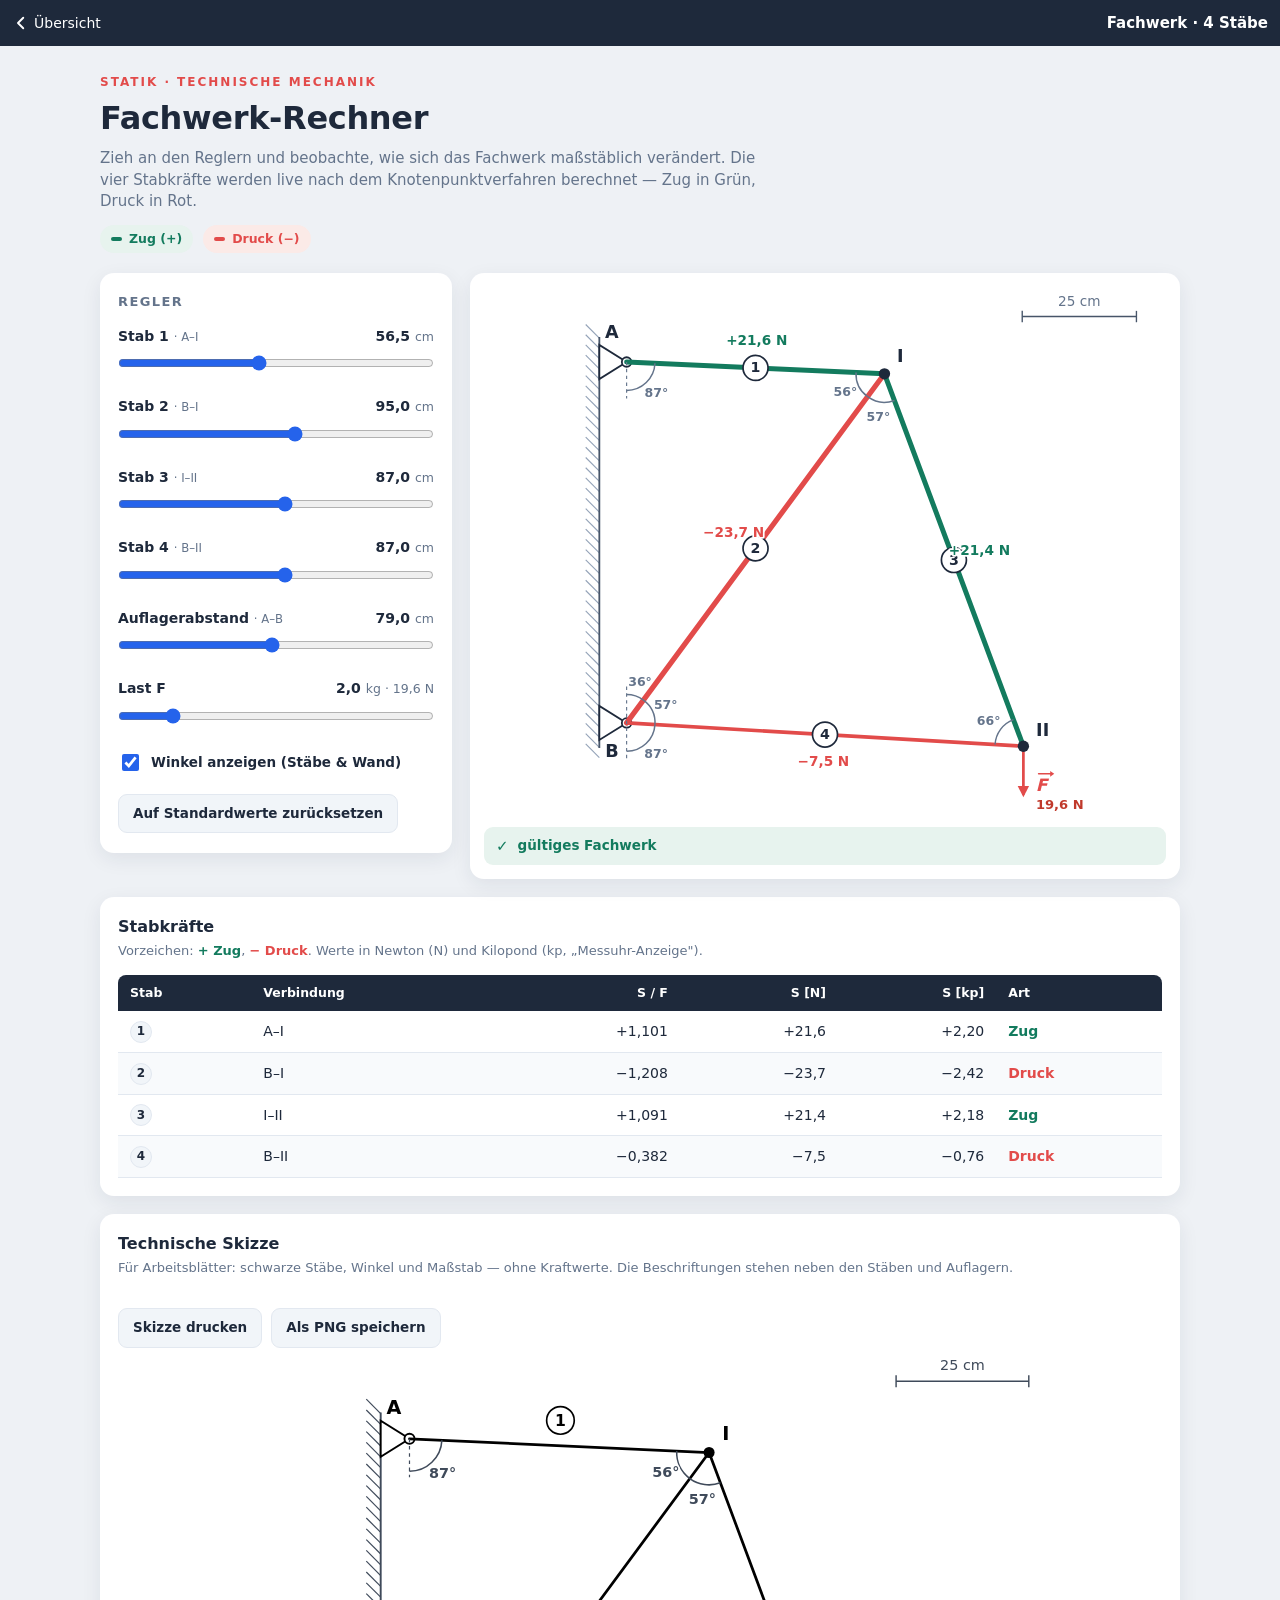
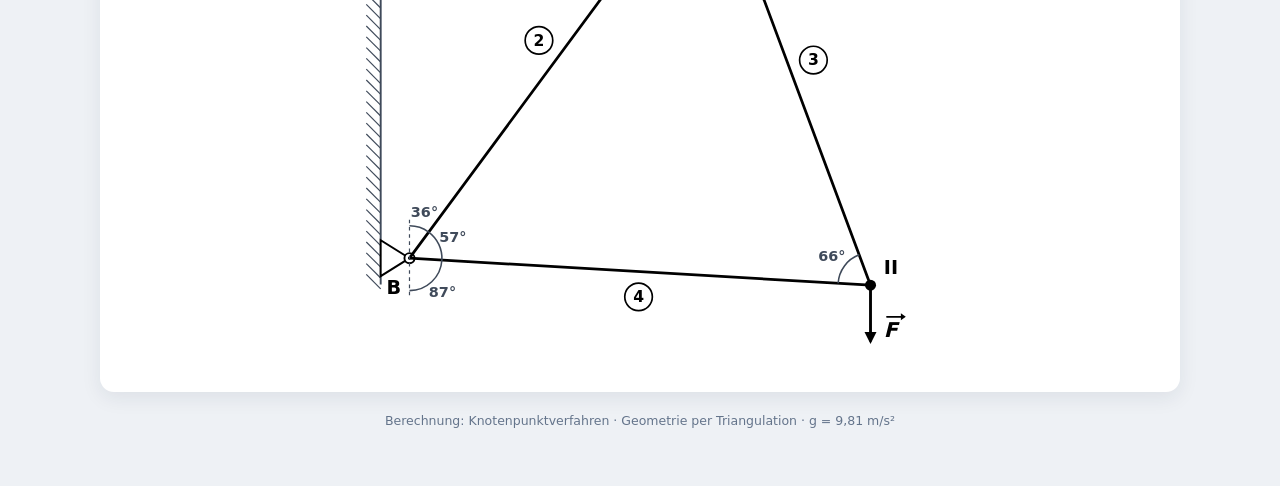
<file: sims/fachwerk-4-staebe.html>
<!DOCTYPE html>
<html lang="de">
<head>
<meta charset="UTF-8">
<meta name="viewport" content="width=device-width, initial-scale=1.0">
<title>Fachwerk-Rechner</title>
<style>
  :root{
    --ink:#1E293B; --mut:#64748B; --line:#E2E8F0; --card:#F1F5F9; --card2:#F8FAFC;
    --red:#E24B4A; --reddk:#C0392B; --green:#137B5E; --greenbg:#E7F3EE; --redbg:#FBEAE7;
    --blue:#2563EB; --bluedk:#1D4ED8;
    --bg:#FFFFFF; --wall:#475569; --hatch:#94A3B8;
  }
  *{box-sizing:border-box}
  html,body{margin:0}
  body{
    font-family:"Segoe UI", system-ui, -apple-system, Roboto, Helvetica, Arial, sans-serif;
    color:var(--ink); background:#EEF1F5;
    line-height:1.45; -webkit-font-smoothing:antialiased;
  }
  .wrap{max-width:1120px; margin:0 auto; padding:28px 20px 56px}
  header.top{margin-bottom:20px}
  .eyebrow{font-size:12px; font-weight:700; letter-spacing:2px; color:var(--red); text-transform:uppercase}
  h1{font-size:32px; font-weight:800; margin:4px 0 6px; letter-spacing:-.01em}
  .sub{color:var(--mut); font-size:15px; max-width:70ch; margin:0}
  .legend{display:flex; gap:10px; margin-top:12px; flex-wrap:wrap}
  .pill{display:inline-flex; align-items:center; gap:7px; font-size:12.5px; font-weight:600;
    padding:5px 11px; border-radius:999px}
  .pill.zug{background:var(--greenbg); color:var(--green)}
  .pill.druck{background:var(--redbg); color:var(--red)}
  .dot{width:11px; height:4px; border-radius:2px}
  .dot.g{background:var(--green)} .dot.r{background:var(--red)}

  .grid{display:grid; grid-template-columns:352px 1fr; gap:18px; align-items:start}
  .panel{background:var(--bg); border-radius:14px; padding:18px 18px 8px;
    box-shadow:0 6px 20px rgba(30,41,59,.08)}
  .panel h2{font-size:13px; font-weight:700; letter-spacing:1.4px; text-transform:uppercase;
    color:var(--mut); margin:2px 0 14px}

  .ctrl{margin-bottom:16px}
  .ctrl .row{display:flex; justify-content:space-between; align-items:baseline; margin-bottom:6px}
  .ctrl .name{font-size:14px; font-weight:600}
  .ctrl .name small{color:var(--mut); font-weight:500}
  .ctrl .val{font-size:14px; font-weight:700; color:var(--ink); font-variant-numeric:tabular-nums}
  .ctrl .val em{color:var(--mut); font-weight:500; font-style:normal; font-size:12.5px}
  input[type=range]{width:100%; accent-color:var(--blue); height:22px; cursor:pointer; margin:0}
  input[type=range]:focus-visible{outline:2px solid var(--bluedk); outline-offset:3px; border-radius:6px}

  .toggle{display:flex; align-items:center; gap:9px; font-size:13.5px; font-weight:600;
    color:var(--ink); padding:2px 0 14px; cursor:pointer; user-select:none}
  .toggle input{width:17px; height:17px; accent-color:var(--blue); cursor:pointer; flex:none}
  .toggle input:focus-visible{outline:2px solid var(--bluedk); outline-offset:2px}

  .actions{display:flex; gap:10px; padding:6px 0 12px; flex-wrap:wrap}
  button.btn{font:inherit; font-size:13.5px; font-weight:600; color:var(--ink);
    background:var(--card); border:1px solid var(--line); border-radius:9px;
    padding:9px 14px; cursor:pointer}
  button.btn:hover{background:#E4EAF1}
  button.btn:focus-visible{outline:2px solid var(--bluedk); outline-offset:2px}

  .stage{background:var(--bg); border-radius:14px; padding:14px;
    box-shadow:0 6px 20px rgba(30,41,59,.08)}
  svg#draw{display:block; width:100%; height:auto}
  .status{display:flex; align-items:center; gap:9px; margin-top:6px; padding:9px 12px;
    border-radius:9px; font-size:13.5px; font-weight:600}
  .status.ok{background:var(--greenbg); color:var(--green)}
  .status.bad{background:var(--redbg); color:var(--reddk)}
  .status .ic{font-size:15px; line-height:1}

  .results{margin-top:18px; background:var(--bg); border-radius:14px; padding:18px;
    box-shadow:0 6px 20px rgba(30,41,59,.08)}
  .results h2{font-size:16px; font-weight:800; margin:0 0 4px}
  .results p.note{color:var(--mut); font-size:13px; margin:0 0 14px}
  table{width:100%; border-collapse:collapse; font-variant-numeric:tabular-nums}
  thead th{background:var(--ink); color:#fff; font-size:12.5px; font-weight:700;
    text-align:left; padding:9px 12px}
  thead th:first-child{border-radius:8px 0 0 0} thead th:last-child{border-radius:0 8px 0 0}
  tbody td{padding:9px 12px; font-size:14px; border-bottom:1px solid var(--line)}
  tbody tr:nth-child(even){background:var(--card2)}
  .tablewrap{overflow-x:auto; -webkit-overflow-scrolling:touch}
  .tablewrap table{min-width:460px}
  td.num{text-align:right}
  td.art{font-weight:700}
  .badge{display:inline-flex; align-items:center; justify-content:center; width:22px; height:22px;
    border-radius:999px; background:var(--card); border:1px solid var(--line);
    font-size:12px; font-weight:700}

  /* technical sketch card */
  .sk-head{display:flex; justify-content:space-between; align-items:flex-start; gap:16px; flex-wrap:wrap}
  .sk-actions{display:flex; gap:9px; flex-wrap:wrap}
  svg#sketch{display:block; width:100%; height:auto; max-width:840px; margin:2px auto 0}

  footer.foot{color:var(--mut); font-size:12.5px; margin-top:20px; text-align:center}

  @media (max-width:860px){
    .grid{grid-template-columns:1fr}
    h1{font-size:26px}
  }
  @media (prefers-reduced-motion: reduce){ *{transition:none!important} }

  /* only the technical sketch goes on paper */
  @media print{
    body{background:#fff}
    .wrap{max-width:none; padding:0}
    .no-print{display:none !important}
    .sketch-card{margin:0; padding:0; border-radius:0; box-shadow:none !important}
    svg#sketch{max-width:none}
    @page{margin:16mm}
  }
</style>
<meta name="theme-color" content="#1E293B">
<meta name="mobile-web-app-capable" content="yes">
<meta name="apple-mobile-web-app-capable" content="yes">
<meta name="apple-mobile-web-app-title" content="Simulationen">
<link rel="manifest" href="../manifest.json">
<link rel="icon" href="../icons/icon-192.png">
<link rel="apple-touch-icon" href="../icons/icon-180.png">
<link rel="stylesheet" href="../app/shell.css">
<script src="../app/shell.js" defer></script>
</head>
<body class="stick-stage">
<nav class="appbar" aria-label="App"><a href="../index.html" data-back><svg viewBox="0 0 24 24" fill="none" stroke="currentColor" stroke-width="2.5" stroke-linecap="round" stroke-linejoin="round" aria-hidden="true"><path d="M15 5l-7 7 7 7"/></svg>Übersicht</a><span>Fachwerk · 4 Stäbe</span></nav>
<div class="wrap">
  <header class="top no-print">
    <div class="eyebrow">Statik · Technische Mechanik</div>
    <h1>Fachwerk-Rechner</h1>
    <p class="sub">Zieh an den Reglern und beobachte, wie sich das Fachwerk maßstäblich verändert. Die vier Stabkräfte werden live nach dem Knotenpunktverfahren berechnet — Zug in Grün, Druck in Rot.</p>
    <div class="legend">
      <span class="pill zug"><span class="dot g"></span>Zug (+)</span>
      <span class="pill druck"><span class="dot r"></span>Druck (−)</span>
    </div>
  </header>

  <div class="grid no-print">
    <!-- CONTROLS -->
    <section class="panel">
      <h2>Regler</h2>
      <div class="ctrl">
        <div class="row"><span class="name">Stab 1 <small>· A–I</small></span><span class="val" id="v_s1"></span></div>
        <input type="range" id="s1" min="30" max="90" step="0.5" value="56.5">
      </div>
      <div class="ctrl">
        <div class="row"><span class="name">Stab 2 <small>· B–I</small></span><span class="val" id="v_s2"></span></div>
        <input type="range" id="s2" min="50" max="130" step="0.5" value="95">
      </div>
      <div class="ctrl">
        <div class="row"><span class="name">Stab 3 <small>· I–II</small></span><span class="val" id="v_s3"></span></div>
        <input type="range" id="s3" min="50" max="120" step="0.5" value="87">
      </div>
      <div class="ctrl">
        <div class="row"><span class="name">Stab 4 <small>· B–II</small></span><span class="val" id="v_s4"></span></div>
        <input type="range" id="s4" min="50" max="120" step="0.5" value="87">
      </div>
      <div class="ctrl">
        <div class="row"><span class="name">Auflagerabstand <small>· A–B</small></span><span class="val" id="v_d"></span></div>
        <input type="range" id="d" min="40" max="120" step="0.5" value="79">
      </div>
      <div class="ctrl">
        <div class="row"><span class="name">Last F</span><span class="val" id="v_F"></span></div>
        <input type="range" id="F" min="0.5" max="10" step="0.1" value="2.0">
      </div>
      <label class="toggle"><input type="checkbox" id="showAngles" checked>Winkel anzeigen (Stäbe &amp; Wand)</label>
      <div class="actions">
        <button class="btn" id="reset" type="button">Auf Standardwerte zurücksetzen</button>
      </div>
    </section>

    <!-- LIVE DRAWING -->
    <section class="stage">
      <svg id="draw" viewBox="0 0 600 470" role="img" aria-label="Maßstäbliche Fachwerk-Zeichnung mit Stabkräften"></svg>
      <div class="status ok" id="status"><span class="ic">✓</span><span id="statusText">gültiges Fachwerk</span></div>
    </section>
  </div>

  <!-- RESULTS -->
  <section class="results no-print">
    <h2>Stabkräfte</h2>
    <p class="note">Vorzeichen: <b style="color:var(--green)">+ Zug</b>, <b style="color:var(--red)">− Druck</b>. Werte in Newton (N) und Kilopond (kp, „Messuhr-Anzeige").</p>
    <div class="tablewrap">
    <table>
      <thead>
        <tr><th>Stab</th><th>Verbindung</th><th style="text-align:right">S / F</th><th style="text-align:right">S [N]</th><th style="text-align:right">S [kp]</th><th>Art</th></tr>
      </thead>
      <tbody id="tbody"></tbody>
    </table>
    </div>
  </section>

  <!-- TECHNICAL SKETCH (print) -->
  <section class="results sketch-card" id="sketchCard">
    <div class="sk-head no-print">
      <div>
        <h2>Technische Skizze</h2>
        <p class="note">Für Arbeitsblätter: schwarze Stäbe, Winkel und Maßstab — ohne Kraftwerte. Die Beschriftungen stehen neben den Stäben und Auflagern.</p>
      </div>
      <div class="sk-actions">
        <button class="btn" id="printSketch" type="button">Skizze drucken</button>
        <button class="btn" id="pngSketch" type="button">Als PNG speichern</button>
      </div>
    </div>
    <svg id="sketch" viewBox="0 0 700 520" role="img" aria-label="Technische Skizze des Fachwerks für Arbeitsblätter"></svg>
  </section>

  <footer class="foot no-print">Berechnung: Knotenpunktverfahren · Geometrie per Triangulation · g = 9,81 m/s²</footer>
</div>

<script>
"use strict";
const g = 9.81;
const NS = "http://www.w3.org/2000/svg";
const COL = { ink:"#1E293B", mut:"#64748B", red:"#E24B4A", reddk:"#C0392B", green:"#137B5E",
              wall:"#475569", hatch:"#94A3B8", grey:"#94A3B8", black:"#000000", ann:"#3F4A5A" };
const BARS = [ {n:1,conn:"A–I"}, {n:2,conn:"B–I"}, {n:3,conn:"I–II"}, {n:4,conn:"B–II"} ];
const DEFAULTS = { s1:56.5, s2:95, s3:87, s4:87, d:79, F:2.0 };

/* ---------- Zahlformate (deutsch) ---------- */
function num(x,n){ return x.toFixed(n).replace(".",","); }
function signed(x,n){ return (x>=0?"+":"\u2212") + num(Math.abs(x),n); }

/* ---------- Statik: Geometrie + Knotenpunktverfahren ---------- */
function solve(S1,S2,S3,S4,d,Fkg){
  const F = Fkg*g;
  if(!(d <= S1+S2 && d >= Math.abs(S1-S2))) return {ok:false, reason:"Stäbe 1 und 2 erreichen den Knoten I nicht (Dreiecksungleichung)"};
  const yI = (S2*S2 - S1*S1 + d*d)/(2*d);
  const xI2 = S2*S2 - yI*yI;
  if(xI2 < 0) return {ok:false, reason:"Knoten I lässt sich nicht bilden"};
  const xI = Math.sqrt(xI2);
  const A={x:0,y:d}, B={x:0,y:0}, I={x:xI,y:yI};
  const dBI = Math.hypot(xI,yI);
  if(!(dBI <= S3+S4 && dBI >= Math.abs(S3-S4))) return {ok:false, reason:"Stäbe 3 und 4 erreichen den Knoten II nicht (Dreiecksungleichung)"};
  const a = (dBI*dBI + S4*S4 - S3*S3)/(2*dBI);
  const hh = S4*S4 - a*a;
  if(hh < 0) return {ok:false, reason:"Knoten II lässt sich nicht bilden"};
  const h = Math.sqrt(hh);
  const ux = xI/dBI, uy = yI/dBI;
  const II = { x:a*ux + h*uy, y:a*uy - h*ux };
  const e3 = {x:(I.x-II.x)/S3, y:(I.y-II.y)/S3};
  const e4 = {x:(B.x-II.x)/S4, y:(B.y-II.y)/S4};
  const det = e3.x*e4.y - e4.x*e3.y;
  if(Math.abs(det) < 1e-6) return {ok:false, reason:"Diese Lage ist statisch nicht eindeutig lösbar"};
  const s3 = (-e4.x*F)/det;
  const s4 = ( e3.x*F)/det;
  const eA = {x:(A.x-I.x)/S1, y:(A.y-I.y)/S1};
  const eB = {x:(B.x-I.x)/S2, y:(B.y-I.y)/S2};
  const eII= {x:(II.x-I.x)/S3, y:(II.y-I.y)/S3};
  const rx = -s3*eII.x, ry = -s3*eII.y;
  const det2 = eA.x*eB.y - eB.x*eA.y;
  if(Math.abs(det2) < 1e-6) return {ok:false, reason:"Diese Lage ist statisch nicht eindeutig lösbar"};
  const s1 = (rx*eB.y - eB.x*ry)/det2;
  const s2 = (eA.x*ry - rx*eA.y)/det2;
  return { ok:true, A,B,I,II, F, Fkg, S:[s1,s2,s3,s4] };
}

/* ---------- SVG-Helfer ---------- */
function el(tag, attrs, txt){
  const e = document.createElementNS(NS, tag);
  for(const k in attrs) e.setAttribute(k, attrs[k]);
  if(txt !== undefined) e.textContent = txt;
  return e;
}
function colOf(s){ return s > 0.05 ? COL.green : (s < -0.05 ? COL.red : COL.grey); }
function niceLen(span){
  const target = span/3.4, opts=[5,10,20,25,50,100,200,500];
  return opts.reduce((b,o)=> Math.abs(o-target) < Math.abs(b-target) ? o : b, opts[0]);
}
function dir(from,to){ let dx=to.x-from.x, dy=to.y-from.y, L=Math.hypot(dx,dy)||1; return {x:dx/L,y:dy/L}; }

/* F mit Vektorpfeil darüber */
function labelF(add, x, y, size, color){
  add(el("text",{x:x.toFixed(1), y:y.toFixed(1), "font-family":"inherit","font-size":size,
    "font-weight":"700","font-style":"italic", fill:color}, "F"));
  const top = y - size*0.98;
  const x0 = x + size*0.16, x1 = x + size*0.88;
  add(el("line",{x1:x0.toFixed(1), y1:top.toFixed(1), x2:x1.toFixed(1), y2:top.toFixed(1),
    stroke:color, "stroke-width":(size*0.085).toFixed(2), "stroke-linecap":"round"}));
  const t = x1 + size*0.20;
  add(el("polygon",{points:`${t.toFixed(1)},${top.toFixed(1)} ${(t-size*0.24).toFixed(1)},${(top-size*0.17).toFixed(1)} ${(t-size*0.24).toFixed(1)},${(top+size*0.17).toFixed(1)}`, fill:color}));
}

/* ---------- Zeichnung (live oder Skizze) ---------- */
function renderTruss(target, r, o){
  const W=o.W, H=o.H, PAD=o.PAD, sketch = o.mode==="sketch";
  target.setAttribute("viewBox", `0 0 ${W} ${H}`);
  target.textContent = "";
  const add = n => target.appendChild(n);

  const cBar   = sketch ? COL.black : null;
  const cLine  = sketch ? COL.black : COL.ink;
  const cAnn   = sketch ? COL.ann   : COL.mut;
  const cForce = sketch ? COL.black : COL.red;
  const cWall  = sketch ? COL.ann   : COL.wall;
  const cHatch = sketch ? COL.ann   : COL.hatch;

  if(!r.ok){
    add(el("rect",{x:0,y:0,width:W,height:H,fill:"#FFFFFF"}));
    add(el("circle",{cx:W/2, cy:H/2-26, r:26, fill:"none", stroke:COL.hatch, "stroke-width":"3"}));
    add(el("line",{x1:W/2, y1:H/2-38, x2:W/2, y2:H/2-20, stroke:COL.hatch, "stroke-width":"3", "stroke-linecap":"round"}));
    add(el("circle",{cx:W/2, cy:H/2-11, r:2.4, fill:COL.hatch}));
    add(el("text",{x:W/2, y:H/2+22, "text-anchor":"middle","font-family":"inherit","font-size":"16","font-weight":"600", fill:COL.mut}, "Kein gültiges Fachwerk"));
    return;
  }

  const {A,B,I,II,S,Fkg} = r;
  const xs=[A.x,B.x,I.x,II.x], ys=[A.y,B.y,I.y,II.y];
  const minX=Math.min(...xs), maxX=Math.max(...xs), minY=Math.min(...ys), maxY=Math.max(...ys);
  const w = Math.max(maxX-minX,1), h = Math.max(maxY-minY,1);
  const sc = Math.min((W-2*PAD)/w, (H-2*PAD)/h);
  const ox = PAD + ((W-2*PAD) - w*sc)/2 - minX*sc;
  const oy = PAD + ((H-2*PAD) - h*sc)/2;
  const px = p => ({ x: ox + p.x*sc, y: oy + (maxY - p.y)*sc });

  const Ap=px(A), Bp=px(B), Ip=px(I), IIp=px(II);
  const cen = px({x:(A.x+B.x+I.x+II.x)/4, y:(A.y+B.y+I.y+II.y)/4});
  const wallX = Ap.x - 24;

  /* Wand mit Schraffur */
  const wTop = Math.min(Ap.y,Bp.y) - 22, wBot = Math.max(Ap.y,Bp.y) + 22;
  for(let y=wTop-10; y<wBot; y+=9)
    add(el("line",{x1:wallX, y1:y+11, x2:wallX-12, y2:y-1, stroke:cHatch, "stroke-width":"1"}));
  add(el("line",{x1:wallX, y1:wTop, x2:wallX, y2:wBot, stroke:cWall, "stroke-width":"1.6"}));

  /* Festlager A und B */
  function support(P){
    add(el("polygon",{points:`${wallX},${P.y-15} ${wallX},${P.y+15} ${P.x},${P.y}`,
      fill:"#FFFFFF", stroke:cLine, "stroke-width":"1.6"}));
    add(el("circle",{cx:P.x, cy:P.y, r:4.2, fill:"#FFFFFF", stroke:cLine, "stroke-width":"1.6"}));
  }
  support(Ap); support(Bp);

  /* Stäbe */
  const segs = [ [Ap,Ip], [Bp,Ip], [Ip,IIp], [Bp,IIp] ];
  segs.forEach((sg,i)=>{
    const col = sketch ? cBar : colOf(S[i]);
    const wpx = sketch ? 2.3 : (2.6 + Math.min(3.4, Math.abs(S[i])/12));
    add(el("line",{x1:sg[0].x, y1:sg[0].y, x2:sg[1].x, y2:sg[1].y,
      stroke:col, "stroke-width":wpx.toFixed(2), "stroke-linecap":"round"}));
  });

  /* Last F am Knoten II */
  const aLen = sketch ? 46 : (32 + Math.min(24, Fkg*5));
  const ax = IIp.x, ay1 = IIp.y + aLen;
  add(el("line",{x1:ax, y1:IIp.y, x2:ax, y2:ay1, stroke:cForce, "stroke-width":"2.4", "stroke-linecap":"round"}));
  add(el("polygon",{points:`${ax},${ay1+3} ${ax-5},${ay1-7} ${ax+5},${ay1-7}`, fill:cForce}));
  labelF(add, ax+11, ay1-3, sketch ? 17 : 15, cForce);
  if(!sketch)
    add(el("text",{x:ax+11, y:ay1+13, "font-family":"inherit","font-size":"11.5","font-weight":"600", fill:COL.reddk}, num(r.F,1)+" N"));

  /* Knoten */
  add(el("circle",{cx:Ip.x, cy:Ip.y, r:sketch?4.6:5, fill:cLine}));
  add(el("circle",{cx:IIp.x, cy:IIp.y, r:sketch?4.6:5, fill:cLine}));

  /* Beschriftung der Knoten und Auflager — immer neben dem Symbol */
  function tag(P,txt,dx,dy){
    add(el("text",{x:(P.x+dx).toFixed(1), y:(P.y+dy).toFixed(1), "text-anchor":"middle",
      "font-family":"inherit","font-size":sketch?"16":"15.5","font-weight":"700", fill:cLine,
      stroke:"#FFFFFF","stroke-width":"3","paint-order":"stroke","stroke-linejoin":"round"}, txt));
  }
  tag(Ap, "A", -13, -21);
  tag(Bp, "B", -13,  30);
  tag(Ip, "I",  14, -10);
  tag(IIp,"II", 17,  -9);

  /* Stabnummern: live auf dem Stab, Skizze daneben */
  segs.forEach((sg,i)=>{
    const mx=(sg[0].x+sg[1].x)/2, my=(sg[0].y+sg[1].y)/2;
    let dx=sg[1].y-sg[0].y, dy=-(sg[1].x-sg[0].x);
    const L=Math.hypot(dx,dy)||1; dx/=L; dy/=L;
    if((mx+dx-cen.x)**2+(my+dy-cen.y)**2 < (mx-cen.x)**2+(my-cen.y)**2){ dx=-dx; dy=-dy; }
    if(sketch){
      const bx=mx+dx*21, by=my+dy*21;
      add(el("circle",{cx:bx.toFixed(1), cy:by.toFixed(1), r:11.5, fill:"#FFFFFF", stroke:COL.black, "stroke-width":"1.4"}));
      add(el("text",{x:bx.toFixed(1), y:(by+4.5).toFixed(1), "text-anchor":"middle","font-family":"inherit",
        "font-size":"13","font-weight":"700", fill:COL.black}, String(BARS[i].n)));
    } else {
      add(el("circle",{cx:mx, cy:my, r:11, fill:"#FFFFFF", stroke:COL.ink, "stroke-width":"1.5"}));
      add(el("text",{x:mx, y:my+4, "text-anchor":"middle","font-family":"inherit","font-size":"12.5",
        "font-weight":"700", fill:COL.ink}, String(BARS[i].n)));
      add(el("text",{x:(mx+dx*24).toFixed(1), y:(my+dy*24+4).toFixed(1), "text-anchor":"middle",
        "font-family":"inherit","font-size":"12","font-weight":"700", fill:colOf(S[i]),
        stroke:"#FFFFFF","stroke-width":"3","paint-order":"stroke","stroke-linejoin":"round"}, signed(S[i],1)+" N"));
    }
  });

  /* Winkel zwischen den Stäben und zur Wand */
  if(o.showAngles){
    const R = sketch ? 27 : 25;
    const guide = (V,up,down) => add(el("line",{x1:V.x, y1:V.y-up, x2:V.x, y2:V.y+down,
      stroke:cAnn, "stroke-width":"1", "stroke-dasharray":"3 3"}));
    const arc = (V,d1,d2) => {
      const a1=Math.atan2(d1.y,d1.x), a2=Math.atan2(d2.y,d2.x);
      let dlt=a2-a1; while(dlt<=-Math.PI) dlt+=2*Math.PI; while(dlt>Math.PI) dlt-=2*Math.PI;
      const deg=Math.abs(dlt)*180/Math.PI;
      if(deg<5 || deg>176) return;
      const st={x:V.x+R*d1.x, y:V.y+R*d1.y}, en={x:V.x+R*d2.x, y:V.y+R*d2.y};
      add(el("path",{d:`M ${st.x.toFixed(1)} ${st.y.toFixed(1)} A ${R} ${R} 0 0 ${dlt>0?1:0} ${en.x.toFixed(1)} ${en.y.toFixed(1)}`,
        fill:"none", stroke:cAnn, "stroke-width":"1.3"}));
      let bx=d1.x+d2.x, by=d1.y+d2.y, bl=Math.hypot(bx,by);
      if(bl<0.05){ bx=-d1.y; by=d1.x; bl=1; }
      bx/=bl; by/=bl;
      const lr=R+13;
      add(el("text",{x:(V.x+bx*lr).toFixed(1), y:(V.y+by*lr+3.6).toFixed(1), "text-anchor":"middle",
        "font-family":"inherit","font-size":sketch?"12":"11","font-weight":"600", fill:cAnn,
        stroke:"#FFFFFF","stroke-width":"2.8","paint-order":"stroke","stroke-linejoin":"round"}, Math.round(deg)+"\u00B0"));
    };
    guide(Ap, 0, 32); guide(Bp, 32, 32);
    arc(Ap, dir(Ap,Ip), {x:0,y:1});        // A: Stab 1 – Wand
    arc(Bp, {x:0,y:-1}, dir(Bp,Ip));       // B: Wand – Stab 2
    arc(Bp, dir(Bp,Ip), dir(Bp,IIp));      // B: Stab 2 – Stab 4
    arc(Bp, dir(Bp,IIp), {x:0,y:1});       // B: Stab 4 – Wand
    arc(Ip, dir(Ip,Ap), dir(Ip,Bp));       // I: Stab 1 – Stab 2
    arc(Ip, dir(Ip,Bp), dir(Ip,IIp));      // I: Stab 2 – Stab 3
    arc(IIp, dir(IIp,Ip), dir(IIp,Bp));    // II: Stab 3 – Stab 4
  }

  /* Maßstabsbalken */
  const Lcm = niceLen(Math.max(maxX-minX, maxY-minY));
  const Lpx = Lcm*sc, sx2 = W-26, sx1 = sx2-Lpx, sy = 26;
  if(Lpx > 24 && Lpx < W-2*PAD){
    add(el("line",{x1:sx1, y1:sy, x2:sx2, y2:sy, stroke:cWall, "stroke-width":"1.2"}));
    add(el("line",{x1:sx1, y1:sy-5, x2:sx1, y2:sy+5, stroke:cWall, "stroke-width":"1.2"}));
    add(el("line",{x1:sx2, y1:sy-5, x2:sx2, y2:sy+5, stroke:cWall, "stroke-width":"1.2"}));
    add(el("text",{x:(sx1+sx2)/2, y:sy-9, "text-anchor":"middle","font-family":"inherit",
      "font-size":"12", fill:cAnn}, Lcm+" cm"));
  }
}

/* ---------- Tabelle ---------- */
const tbody = document.getElementById("tbody");
function renderTable(r){
  tbody.textContent = "";
  BARS.forEach((b,i)=>{
    const tr = document.createElement("tr");
    const sN = r.ok ? r.S[i] : null;
    const zug = sN!==null && sN>=0;
    const col = sN===null ? "var(--mut)" : (zug ? "var(--green)" : "var(--red)");
    tr.innerHTML =
      `<td><span class="badge">${b.n}</span></td>`+
      `<td>${b.conn}</td>`+
      `<td class="num">${sN===null?"–":signed(sN/r.F,3)}</td>`+
      `<td class="num">${sN===null?"–":signed(sN,1)}</td>`+
      `<td class="num">${sN===null?"–":signed(sN/g,2)}</td>`+
      `<td class="art" style="color:${col}">${sN===null?"–":(zug?"Zug":"Druck")}</td>`;
    tbody.appendChild(tr);
  });
}

/* ---------- Steuerung ---------- */
const ids = ["s1","s2","s3","s4","d","F"];
const inp = {}; ids.forEach(id => inp[id] = document.getElementById(id));
const drawSvg   = document.getElementById("draw");
const sketchSvg = document.getElementById("sketch");
const status    = document.getElementById("status");
const statusText= document.getElementById("statusText");

function readouts(v){
  document.getElementById("v_s1").innerHTML = num(v.s1,1)+" <em>cm</em>";
  document.getElementById("v_s2").innerHTML = num(v.s2,1)+" <em>cm</em>";
  document.getElementById("v_s3").innerHTML = num(v.s3,1)+" <em>cm</em>";
  document.getElementById("v_s4").innerHTML = num(v.s4,1)+" <em>cm</em>";
  document.getElementById("v_d").innerHTML  = num(v.d,1)+" <em>cm</em>";
  document.getElementById("v_F").innerHTML  = num(v.F,1)+" <em>kg · "+num(v.F*g,1)+" N</em>";
}

function update(){
  const v = {};
  ids.forEach(id => v[id] = parseFloat(inp[id].value));
  readouts(v);
  const showAngles = document.getElementById("showAngles").checked;
  const r = solve(v.s1, v.s2, v.s3, v.s4, v.d, v.F);
  renderTruss(drawSvg,   r, {W:600, H:470, PAD:66, mode:"live",   showAngles});
  renderTruss(sketchSvg, r, {W:700, H:520, PAD:74, mode:"sketch", showAngles});
  renderTable(r);
  if(r.ok){
    status.className = "status ok";
    status.querySelector(".ic").textContent = "✓";
    statusText.textContent = "gültiges Fachwerk";
  } else {
    status.className = "status bad";
    status.querySelector(".ic").textContent = "!";
    statusText.textContent = r.reason;
  }
}

/* ---------- Skizze speichern / drucken ---------- */
function sketchToPng(){
  const vb = sketchSvg.getAttribute("viewBox").split(/[\s,]+/).map(Number);
  const W = vb[2], H = vb[3], scale = 3;
  const clone = sketchSvg.cloneNode(true);
  clone.setAttribute("xmlns", NS);
  clone.setAttribute("width", W);
  clone.setAttribute("height", H);
  clone.setAttribute("font-family", '"Segoe UI", system-ui, Arial, sans-serif');
  clone.insertBefore(el("rect",{x:0,y:0,width:W,height:H,fill:"#FFFFFF"}), clone.firstChild);
  const src = new XMLSerializer().serializeToString(clone);
  const bytes = new TextEncoder().encode(src);
  let bin = ""; bytes.forEach(b => bin += String.fromCharCode(b));
  const img = new Image();
  img.onload = () => {
    const c = document.createElement("canvas");
    c.width = W*scale; c.height = H*scale;
    const ctx = c.getContext("2d");
    ctx.fillStyle = "#FFFFFF"; ctx.fillRect(0,0,c.width,c.height);
    ctx.drawImage(img, 0, 0, c.width, c.height);
    c.toBlob(b => {
      const a = document.createElement("a");
      a.href = URL.createObjectURL(b);
      a.download = "Fachwerk-Skizze.png";
      a.click();
      setTimeout(()=>URL.revokeObjectURL(a.href), 2000);
    }, "image/png");
  };
  img.onerror = () => window.print();
  img.src = "data:image/svg+xml;base64," + btoa(bin);
}

ids.forEach(id => inp[id].addEventListener("input", update));
document.getElementById("showAngles").addEventListener("change", update);
document.getElementById("reset").addEventListener("click", ()=>{
  ids.forEach(id => inp[id].value = DEFAULTS[id]);
  update();
});
document.getElementById("printSketch").addEventListener("click", ()=>window.print());
document.getElementById("pngSketch").addEventListener("click", sketchToPng);

update();
</script>
</body>
</html>
</file>
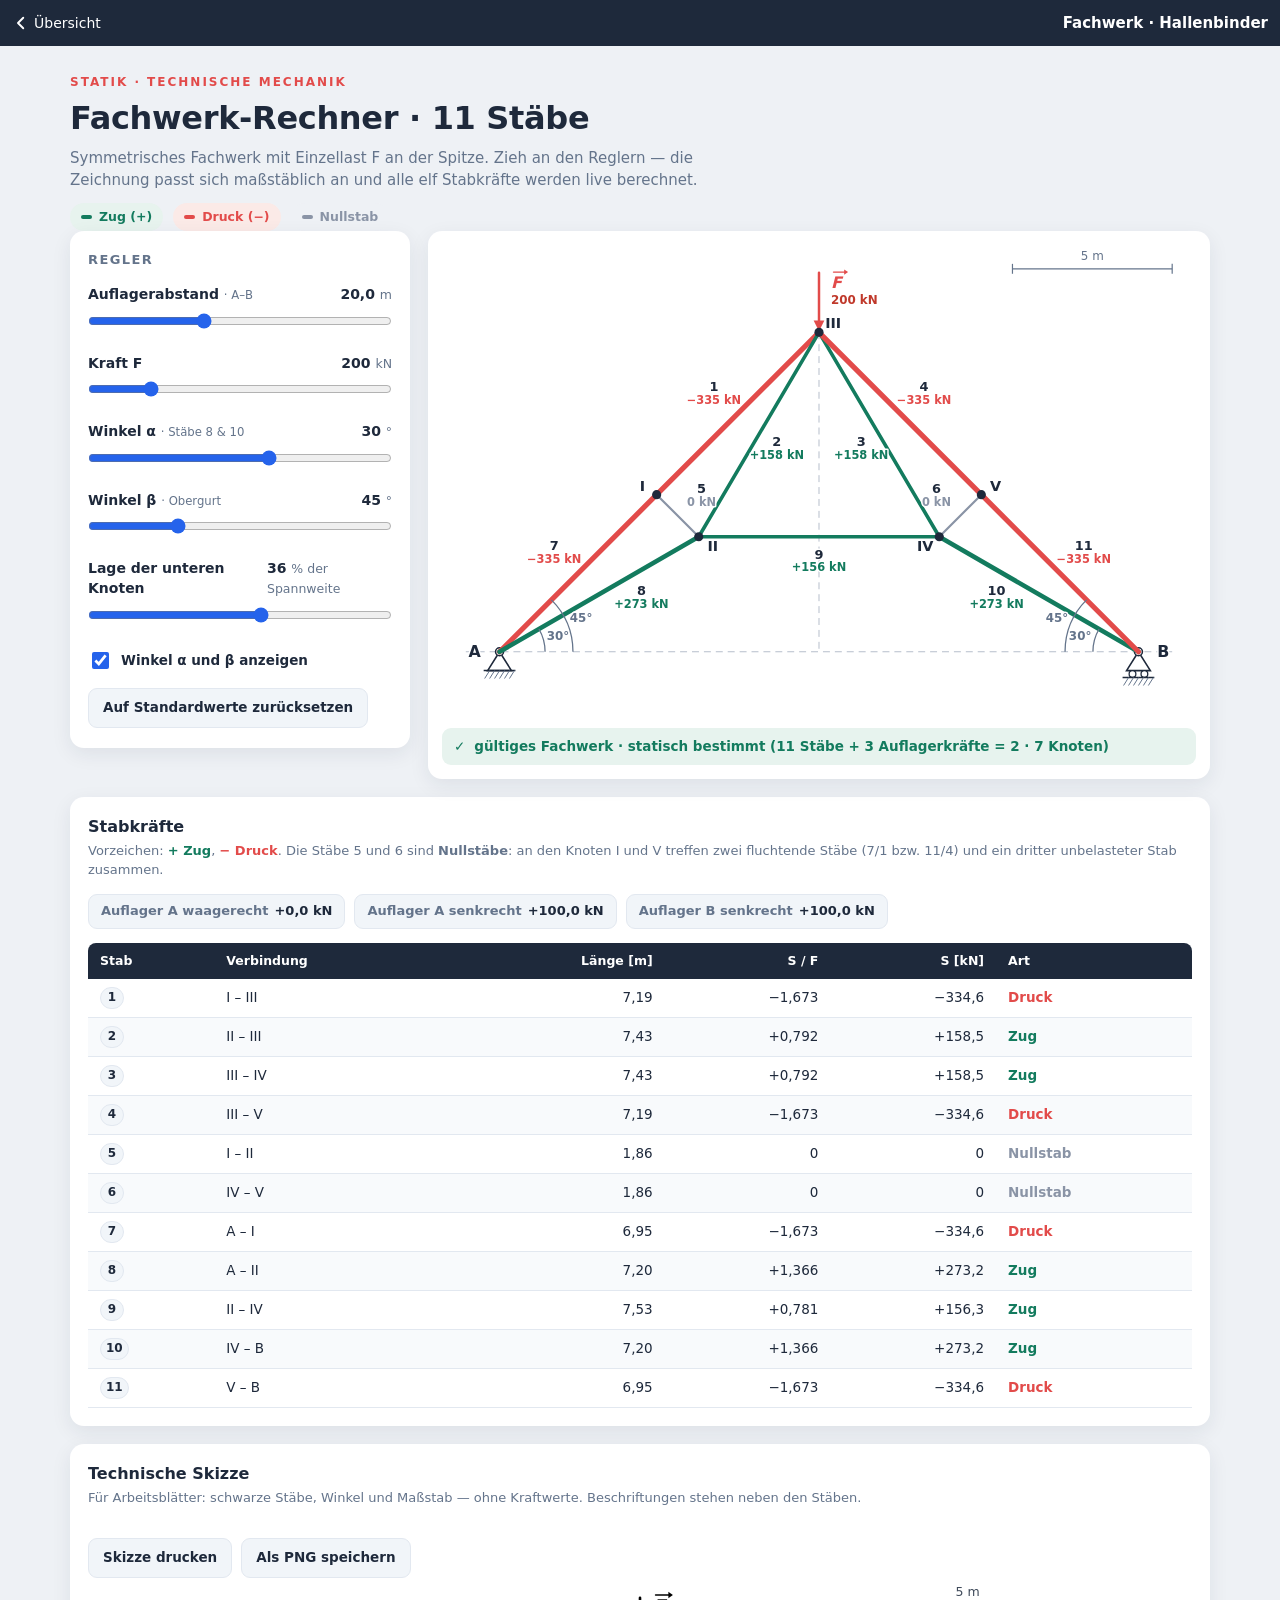
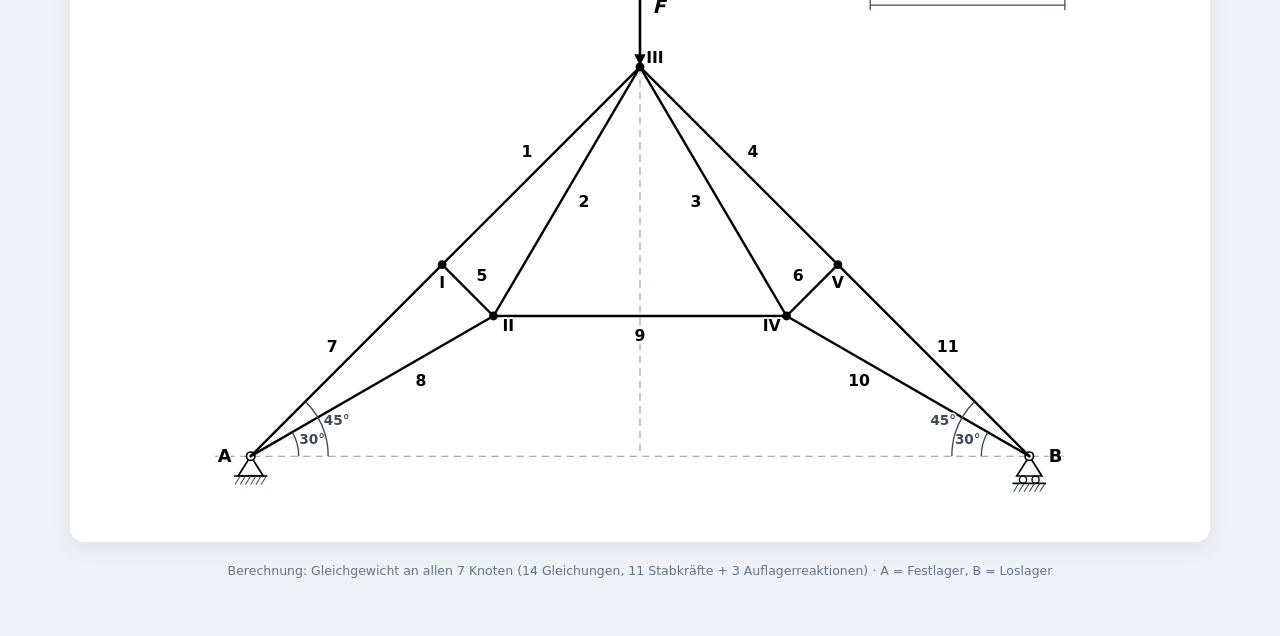
<file: sims/fachwerk-hallenbinder.html>
<!DOCTYPE html>
<html lang="de">
<head>
<meta charset="UTF-8">
<meta name="viewport" content="width=device-width, initial-scale=1.0">
<title>Fachwerk-Rechner · 11 Stäbe</title>
<style>
  :root{
    --ink:#1E293B; --mut:#64748B; --line:#E2E8F0; --card:#F1F5F9; --card2:#F8FAFC;
    --red:#E24B4A; --reddk:#C0392B; --green:#137B5E; --greenbg:#E7F3EE; --redbg:#FBEAE7;
    --zero:#8A94A6; --zerobg:#EEF1F5;
    --blue:#2563EB; --bluedk:#1D4ED8;
    --bg:#FFFFFF; --wall:#475569; --hatch:#94A3B8;
  }
  *{box-sizing:border-box}
  html,body{margin:0}
  body{font-family:"Segoe UI",system-ui,-apple-system,Roboto,Helvetica,Arial,sans-serif;
    color:var(--ink); background:#EEF1F5; line-height:1.45; -webkit-font-smoothing:antialiased}
  .wrap{max-width:1180px; margin:0 auto; padding:28px 20px 56px}
  .eyebrow{font-size:12px; font-weight:700; letter-spacing:2px; color:var(--red); text-transform:uppercase}
  h1{font-size:32px; font-weight:800; margin:4px 0 6px; letter-spacing:-.01em}
  .sub{color:var(--mut); font-size:15px; max-width:72ch; margin:0}
  .legend{display:flex; gap:10px; margin-top:12px; flex-wrap:wrap}
  .pill{display:inline-flex; align-items:center; gap:7px; font-size:12.5px; font-weight:600; padding:5px 11px; border-radius:999px}
  .pill.zug{background:var(--greenbg); color:var(--green)}
  .pill.druck{background:var(--redbg); color:var(--red)}
  .pill.null{background:var(--zerobg); color:var(--zero)}
  .dot{width:11px; height:4px; border-radius:2px}
  .dot.g{background:var(--green)} .dot.r{background:var(--red)} .dot.z{background:var(--zero)}

  .grid{display:grid; grid-template-columns:340px 1fr; gap:18px; align-items:start}
  .panel{background:var(--bg); border-radius:14px; padding:18px 18px 8px; box-shadow:0 6px 20px rgba(30,41,59,.08)}
  .panel h2{font-size:13px; font-weight:700; letter-spacing:1.4px; text-transform:uppercase; color:var(--mut); margin:2px 0 14px}
  .ctrl{margin-bottom:15px}
  .ctrl .row{display:flex; justify-content:space-between; align-items:baseline; margin-bottom:5px}
  .ctrl .name{font-size:14px; font-weight:600}
  .ctrl .name small{color:var(--mut); font-weight:500}
  .ctrl .val{font-size:14px; font-weight:700; font-variant-numeric:tabular-nums}
  .ctrl .val em{color:var(--mut); font-weight:500; font-style:normal; font-size:12.5px}
  input[type=range]{width:100%; accent-color:var(--blue); height:22px; cursor:pointer; margin:0}
  input[type=range]:focus-visible{outline:2px solid var(--bluedk); outline-offset:3px; border-radius:6px}
  .toggle{display:flex; align-items:center; gap:9px; font-size:13.5px; font-weight:600; padding:2px 0 12px; cursor:pointer; user-select:none}
  .toggle input{width:17px; height:17px; accent-color:var(--blue); cursor:pointer; flex:none}
  .actions{display:flex; gap:9px; padding:4px 0 12px; flex-wrap:wrap}
  button.btn{font:inherit; font-size:13.5px; font-weight:600; color:var(--ink); background:var(--card);
    border:1px solid var(--line); border-radius:9px; padding:9px 14px; cursor:pointer}
  button.btn:hover{background:#E4EAF1}
  button.btn:focus-visible{outline:2px solid var(--bluedk); outline-offset:2px}

  .stage{background:var(--bg); border-radius:14px; padding:14px; box-shadow:0 6px 20px rgba(30,41,59,.08)}
  svg#draw{display:block; width:100%; height:auto}
  .status{display:flex; align-items:center; gap:9px; margin-top:6px; padding:9px 12px; border-radius:9px; font-size:13.5px; font-weight:600}
  .status.ok{background:var(--greenbg); color:var(--green)}
  .status.bad{background:var(--redbg); color:var(--reddk)}

  .results{margin-top:18px; background:var(--bg); border-radius:14px; padding:18px; box-shadow:0 6px 20px rgba(30,41,59,.08)}
  .results h2{font-size:16px; font-weight:800; margin:0 0 4px}
  .results p.note{color:var(--mut); font-size:13px; margin:0 0 14px}
  .reacts{display:flex; gap:9px; flex-wrap:wrap; margin-bottom:14px}
  .chip{background:var(--card); border:1px solid var(--line); border-radius:9px; padding:7px 12px;
    font-size:13px; font-weight:600; font-variant-numeric:tabular-nums}
  .chip b{color:var(--mut); font-weight:600; margin-right:6px}
  table{width:100%; border-collapse:collapse; font-variant-numeric:tabular-nums}
  thead th{background:var(--ink); color:#fff; font-size:12.5px; font-weight:700; text-align:left; padding:9px 12px}
  thead th:first-child{border-radius:8px 0 0 0} thead th:last-child{border-radius:0 8px 0 0}
  tbody td{padding:8px 12px; font-size:13.5px; border-bottom:1px solid var(--line)}
  tbody tr:nth-child(even){background:var(--card2)}
  .tablewrap{overflow-x:auto}
  .tablewrap table{min-width:560px}
  td.num{text-align:right}
  td.art{font-weight:700}
  .badge{display:inline-flex; align-items:center; justify-content:center; min-width:24px; height:22px; padding:0 5px;
    border-radius:999px; background:var(--card); border:1px solid var(--line); font-size:12px; font-weight:700}

  .sk-head{display:flex; justify-content:space-between; align-items:flex-start; gap:16px; flex-wrap:wrap}
  .sk-actions{display:flex; gap:9px; flex-wrap:wrap}
  svg#sketch{display:block; width:100%; height:auto; max-width:900px; margin:2px auto 0}
  footer.foot{color:var(--mut); font-size:12.5px; margin-top:20px; text-align:center}

  @media (max-width:900px){ .grid{grid-template-columns:1fr} h1{font-size:26px} }
  @media print{
    body{background:#fff}
    .wrap{max-width:none; padding:0}
    .no-print{display:none !important}
    .sketch-card{margin:0; padding:0; border-radius:0; box-shadow:none !important}
    svg#sketch{max-width:none}
    @page{margin:16mm; size:landscape}
  }
</style>
<meta name="theme-color" content="#1E293B">
<meta name="mobile-web-app-capable" content="yes">
<meta name="apple-mobile-web-app-capable" content="yes">
<meta name="apple-mobile-web-app-title" content="Simulationen">
<link rel="manifest" href="../manifest.json">
<link rel="icon" href="../icons/icon-192.png">
<link rel="apple-touch-icon" href="../icons/icon-180.png">
<link rel="stylesheet" href="../app/shell.css">
<script src="../app/shell.js" defer></script>
</head>
<body class="stick-stage">
<nav class="appbar" aria-label="App"><a href="../index.html" data-back><svg viewBox="0 0 24 24" fill="none" stroke="currentColor" stroke-width="2.5" stroke-linecap="round" stroke-linejoin="round" aria-hidden="true"><path d="M15 5l-7 7 7 7"/></svg>Übersicht</a><span>Fachwerk · Hallenbinder</span></nav>
<div class="wrap">
  <header class="no-print">
    <div class="eyebrow">Statik · Technische Mechanik</div>
    <h1>Fachwerk-Rechner · 11 Stäbe</h1>
    <p class="sub">Symmetrisches Fachwerk mit Einzellast F an der Spitze. Zieh an den Reglern — die Zeichnung passt sich maßstäblich an und alle elf Stabkräfte werden live berechnet.</p>
    <div class="legend">
      <span class="pill zug"><span class="dot g"></span>Zug (+)</span>
      <span class="pill druck"><span class="dot r"></span>Druck (−)</span>
      <span class="pill null"><span class="dot z"></span>Nullstab</span>
    </div>
  </header>

  <div class="grid no-print">
    <section class="panel">
      <h2>Regler</h2>
      <div class="ctrl">
        <div class="row"><span class="name">Auflagerabstand <small>· A–B</small></span><span class="val" id="v_L"></span></div>
        <input type="range" id="L" min="8" max="40" step="0.5" value="20">
      </div>
      <div class="ctrl">
        <div class="row"><span class="name">Kraft F</span><span class="val" id="v_F"></span></div>
        <input type="range" id="F" min="10" max="1000" step="10" value="200">
      </div>
      <div class="ctrl">
        <div class="row"><span class="name">Winkel α <small>· Stäbe 8 &amp; 10</small></span><span class="val" id="v_al"></span></div>
        <input type="range" id="al" min="15" max="40" step="1" value="30">
      </div>
      <div class="ctrl">
        <div class="row"><span class="name">Winkel β <small>· Obergurt</small></span><span class="val" id="v_be"></span></div>
        <input type="range" id="be" min="35" max="70" step="1" value="45">
      </div>
      <div class="ctrl">
        <div class="row"><span class="name">Lage der unteren Knoten</span><span class="val" id="v_k"></span></div>
        <input type="range" id="k" min="20" max="48" step="1" value="36">
      </div>
      <label class="toggle"><input type="checkbox" id="showAngles" checked>Winkel α und β anzeigen</label>
      <div class="actions">
        <button class="btn" id="reset" type="button">Auf Standardwerte zurücksetzen</button>
      </div>
    </section>

    <section class="stage">
      <svg id="draw" viewBox="0 0 760 480" role="img" aria-label="Maßstäbliche Fachwerkzeichnung mit Stabkräften"></svg>
      <div class="status ok" id="status"><span class="ic">✓</span><span id="statusText">gültiges Fachwerk</span></div>
    </section>
  </div>

  <section class="results no-print">
    <h2>Stabkräfte</h2>
    <p class="note">Vorzeichen: <b style="color:var(--green)">+ Zug</b>, <b style="color:var(--red)">− Druck</b>. Die Stäbe 5 und 6 sind <b>Nullstäbe</b>: an den Knoten I und V treffen zwei fluchtende Stäbe (7/1 bzw. 11/4) und ein dritter unbelasteter Stab zusammen.</p>
    <div class="reacts" id="reacts"></div>
    <div class="tablewrap">
      <table>
        <thead><tr>
          <th>Stab</th><th>Verbindung</th>
          <th style="text-align:right">Länge [m]</th>
          <th style="text-align:right">S / F</th>
          <th style="text-align:right">S [kN]</th>
          <th>Art</th>
        </tr></thead>
        <tbody id="tbody"></tbody>
      </table>
    </div>
  </section>

  <section class="results sketch-card" id="sketchCard">
    <div class="sk-head no-print">
      <div>
        <h2>Technische Skizze</h2>
        <p class="note">Für Arbeitsblätter: schwarze Stäbe, Winkel und Maßstab — ohne Kraftwerte. Beschriftungen stehen neben den Stäben.</p>
      </div>
      <div class="sk-actions">
        <button class="btn" id="printSketch" type="button">Skizze drucken</button>
        <button class="btn" id="pngSketch" type="button">Als PNG speichern</button>
      </div>
    </div>
    <svg id="sketch" viewBox="0 0 860 520" role="img" aria-label="Technische Skizze des Fachwerks für Arbeitsblätter"></svg>
  </section>

  <footer class="foot no-print">Berechnung: Gleichgewicht an allen 7 Knoten (14 Gleichungen, 11 Stabkräfte + 3 Auflagerreaktionen) · A = Festlager, B = Loslager</footer>
</div>

<script>
"use strict";
const NS="http://www.w3.org/2000/svg";
const COL={ink:"#1E293B",mut:"#64748B",red:"#E24B4A",reddk:"#C0392B",green:"#137B5E",
           zero:"#8A94A6",wall:"#475569",hatch:"#94A3B8",black:"#000000",ann:"#3F4A5A"};
const DEF={L:20,F:200,al:30,be:45,k:36};

const BARS=[
 {n:1,a:"I",b:"III"},{n:2,a:"II",b:"III"},{n:3,a:"III",b:"IV"},{n:4,a:"III",b:"V"},
 {n:5,a:"I",b:"II"},{n:6,a:"IV",b:"V"},{n:7,a:"A",b:"I"},{n:8,a:"A",b:"II"},
 {n:9,a:"II",b:"IV"},{n:10,a:"IV",b:"B"},{n:11,a:"V",b:"B"}];
const IDX={A:0,B:1,I:2,II:3,III:4,IV:5,V:6};
/* Seite der Beschriftung je Stab (+1 = links der Stabrichtung, wie in der Vorlage) */
const SIDE={1:1,2:-1,3:-1,4:1,5:1,6:1,7:1,8:-1,9:-1,10:-1,11:1};
/* Lage der Beschriftung entlang des Stabes (0.5 = Mitte); 8 und 10 rücken vom Auflager weg */
const POS={8:0.66,10:0.34};

function num(x,n){ return x.toFixed(n).replace(".",","); }
function signed(x,n){ return (x>=0?"+":"\u2212")+num(Math.abs(x),n); }

/* ---------- Geometrie ---------- */
function geometry(L,alpha,beta,kPct){
  if(beta-alpha<3) return {ok:false,reason:"Winkel β muss deutlich größer als α sein"};
  const a=alpha*Math.PI/180, b=beta*Math.PI/180, k=kPct/100;
  const l8=k*L, l7=l8*Math.cos(b-a);
  const N={A:{x:0,y:0}, B:{x:L,y:0},
    I:{x:l7*Math.cos(b), y:l7*Math.sin(b)},
    II:{x:l8*Math.cos(a), y:l8*Math.sin(a)},
    III:{x:L/2, y:(L/2)*Math.tan(b)}};
  N.IV={x:L-N.II.x, y:N.II.y};
  N.V ={x:L-N.I.x,  y:N.I.y};
  if(N.IV.x-N.II.x<0.15) return {ok:false,reason:"Stab 9 verschwindet — die unteren Knoten überschneiden sich"};
  if(N.I.y>N.III.y-0.15 || N.II.y>N.III.y-0.15) return {ok:false,reason:"Die Knoten liegen zu hoch — sie überschreiten die Spitze"};
  return {ok:true,N};
}

/* ---------- Gleichungssystem ---------- */
function gauss(M,rhs){
  const n=rhs.length, a=M.map((r,i)=>r.concat([rhs[i]]));
  for(let c=0;c<n;c++){
    let p=c; for(let r=c+1;r<n;r++) if(Math.abs(a[r][c])>Math.abs(a[p][c])) p=r;
    if(Math.abs(a[p][c])<1e-9) return null;
    const t=a[c]; a[c]=a[p]; a[p]=t;
    for(let r=0;r<n;r++){ if(r===c) continue; const f=a[r][c]/a[c][c]; if(!f) continue;
      for(let q=c;q<=n;q++) a[r][q]-=f*a[c][q]; }
  }
  return a.map((r,i)=>r[n]/a[i][i]);
}
function solve(L,F,alpha,beta,kPct){
  const geo=geometry(L,alpha,beta,kPct);
  if(!geo.ok) return geo;
  const N=geo.N;
  const M=Array.from({length:14},()=>new Array(14).fill(0)), rhs=new Array(14).fill(0);
  const len=[];
  BARS.forEach((bar,j)=>{
    const P=N[bar.a], Q=N[bar.b];
    const dx=Q.x-P.x, dy=Q.y-P.y, l=Math.hypot(dx,dy);
    len.push(l);
    const ex=dx/l, ey=dy/l, ia=IDX[bar.a], ib=IDX[bar.b];
    M[2*ia][j]+=ex; M[2*ia+1][j]+=ey;
    M[2*ib][j]-=ex; M[2*ib+1][j]-=ey;
  });
  M[2*IDX.A][11]+=1;    // Ax  (Festlager)
  M[2*IDX.A+1][12]+=1;  // Ay
  M[2*IDX.B+1][13]+=1;  // By  (Loslager, nur vertikal)
  rhs[2*IDX.III+1]=F;   // Last F nach unten an der Spitze
  const x=gauss(M,rhs);
  if(!x) return {ok:false,reason:"Diese Lage ist statisch nicht eindeutig lösbar"};
  return {ok:true,N,len,F,L,S:x.slice(0,11),Ax:x[11],Ay:x[12],By:x[13]};
}

/* ---------- SVG ---------- */
function el(t,at,tx){ const e=document.createElementNS(NS,t);
  for(const k in at) e.setAttribute(k,at[k]); if(tx!==undefined) e.textContent=tx; return e; }
function colOf(s,tol){ return Math.abs(s)<tol ? COL.zero : (s>0?COL.green:COL.red); }
function niceLen(sp){ const t=sp/3.2, o=[1,2,5,10,20,50];
  return o.reduce((b,v)=>Math.abs(v-t)<Math.abs(b-t)?v:b,o[0]); }
function dir(p,q){ const dx=q.x-p.x, dy=q.y-p.y, L=Math.hypot(dx,dy)||1; return {x:dx/L,y:dy/L}; }

/* F mit Vektorpfeil */
function labelF(add,x,y,size,color){
  add(el("text",{x:x.toFixed(1),y:y.toFixed(1),"font-family":"inherit","font-size":size,
    "font-weight":"700","font-style":"italic",fill:color},"F"));
  const top=y-size*0.98, x0=x+size*0.16, x1=x+size*0.88, t=x1+size*0.20;
  add(el("line",{x1:x0.toFixed(1),y1:top.toFixed(1),x2:x1.toFixed(1),y2:top.toFixed(1),
    stroke:color,"stroke-width":(size*0.085).toFixed(2),"stroke-linecap":"round"}));
  add(el("polygon",{points:`${t.toFixed(1)},${top.toFixed(1)} ${(t-size*0.24).toFixed(1)},${(top-size*0.17).toFixed(1)} ${(t-size*0.24).toFixed(1)},${(top+size*0.17).toFixed(1)}`,fill:color}));
}

function renderTruss(target,r,o){
  const W=o.W,H=o.H, sketch=o.mode==="sketch";
  target.setAttribute("viewBox",`0 0 ${W} ${H}`);
  target.textContent="";
  const add=n=>target.appendChild(n);
  const cBar=sketch?COL.black:null, cLine=sketch?COL.black:COL.ink;
  const cAnn=sketch?COL.ann:COL.mut, cF=sketch?COL.black:COL.red, cDash=sketch?"#8A94A6":"#B6BECB";

  if(!r.ok){
    add(el("rect",{x:0,y:0,width:W,height:H,fill:"#FFFFFF"}));
    add(el("circle",{cx:W/2,cy:H/2-24,r:26,fill:"none",stroke:COL.hatch,"stroke-width":"3"}));
    add(el("line",{x1:W/2,y1:H/2-36,x2:W/2,y2:H/2-18,stroke:COL.hatch,"stroke-width":"3","stroke-linecap":"round"}));
    add(el("circle",{cx:W/2,cy:H/2-9,r:2.4,fill:COL.hatch}));
    add(el("text",{x:W/2,y:H/2+24,"text-anchor":"middle","font-family":"inherit","font-size":"16",
      "font-weight":"600",fill:COL.mut},"Kein gültiges Fachwerk"));
    return;
  }

  const N=r.N, L=r.L, apex=N.III.y;
  const PADX=58, PADT=76, PADB=58;
  const sc=Math.min((W-2*PADX)/L, (H-PADT-PADB)/apex);
  const ox=PADX+((W-2*PADX)-L*sc)/2, oy=PADT+((H-PADT-PADB)-apex*sc)/2;
  const px=p=>({x:ox+p.x*sc, y:oy+(apex-p.y)*sc});
  const P={}; for(const k in N) P[k]=px(N[k]);

  /* ---- Helfer: Beschriftungen kollisionsfrei setzen ---- */
  const placed=[];
  const SEG=BARS.map(b=>({p:P[b.a], q:P[b.b]}));
  const box=(t,x,y,s)=>{ const w=t.length*s*0.58, h=s*1.05;
    return {x0:x-w/2, y0:y-h*0.78, x1:x+w/2, y1:y+h*0.28}; };
  const ovl=b=>{ let a=0; for(const q of placed){
      const ox=Math.min(q.x1,b.x1)-Math.max(q.x0,b.x0), oy=Math.min(q.y1,b.y1)-Math.max(q.y0,b.y0);
      if(ox>0&&oy>0) a+=ox*oy; } return a; };
  const dSeg=(x,y,s)=>{ const dx=s.q.x-s.p.x, dy=s.q.y-s.p.y, L2=dx*dx+dy*dy||1;
    let t=((x-s.p.x)*dx+(y-s.p.y)*dy)/L2; t=Math.max(0,Math.min(1,t));
    return Math.hypot(x-(s.p.x+t*dx), y-(s.p.y+t*dy)); };
  const barPen=(x,y,rad)=>{ let a=0; for(const s of SEG){ const d=dSeg(x,y,s); if(d<rad) a+=(rad-d)*55; } return a; };
  const best=(cands,cost)=>{ let bi=0, bs=Infinity;
    cands.forEach((c,i)=>{ const v=cost(c); if(v<bs-1e-9){ bs=v; bi=i; } }); return cands[bi]; };
  const put=(t,x,y,s,fill,weight)=>{ placed.push(box(t,x,y,s));
    add(el("text",{x:x.toFixed(1), y:y.toFixed(1), "text-anchor":"middle", "font-family":"inherit",
      "font-size":s, "font-weight":weight||"700", fill:fill,
      stroke:"#FFFFFF","stroke-width":"3","paint-order":"stroke","stroke-linejoin":"round"}, t)); };

  /* gestrichelte Hilfslinien wie in der Vorlage */
  add(el("line",{x1:P.A.x-34,y1:P.A.y,x2:P.B.x+34,y2:P.B.y,stroke:cDash,"stroke-width":"1","stroke-dasharray":"7 5"}));
  add(el("line",{x1:P.III.x,y1:P.III.y,x2:P.III.x,y2:P.A.y,stroke:cDash,"stroke-width":"1","stroke-dasharray":"7 5"}));

  /* Auflager: A Festlager, B Loslager */
  function support(Q,roller){
    add(el("polygon",{points:`${Q.x},${Q.y} ${Q.x-12},${Q.y+19} ${Q.x+12},${Q.y+19}`,
      fill:"#FFFFFF",stroke:cLine,"stroke-width":"1.6"}));
    const yb=Q.y+19+(roller?5:0);
    if(roller){
      add(el("circle",{cx:Q.x-6,cy:Q.y+22.5,r:3.4,fill:"#FFFFFF",stroke:cLine,"stroke-width":"1.3"}));
      add(el("circle",{cx:Q.x+6,cy:Q.y+22.5,r:3.4,fill:"#FFFFFF",stroke:cLine,"stroke-width":"1.3"}));
    }
    const y0=roller?Q.y+26:Q.y+19;
    add(el("line",{x1:Q.x-16,y1:y0,x2:Q.x+16,y2:y0,stroke:cLine,"stroke-width":"1.5"}));
    for(let i=-15;i<=13;i+=5)
      add(el("line",{x1:Q.x+i,y1:y0+8,x2:Q.x+i+5,y2:y0,stroke:cAnn,"stroke-width":"1"}));
    add(el("circle",{cx:Q.x,cy:Q.y,r:4,fill:"#FFFFFF",stroke:cLine,"stroke-width":"1.6"}));
  }
  support(P.A,false); support(P.B,true);

  /* Stäbe */
  const Smax=Math.max(...r.S.map(Math.abs),1e-6);
  const tol=Math.max(1e-6, r.F*1e-4);
  BARS.forEach((bar,i)=>{
    const p=P[bar.a], q=P[bar.b], s=r.S[i];
    const col=sketch?cBar:colOf(s,tol);
    const w=sketch?2.3:(2.2+3.0*Math.abs(s)/Smax);
    add(el("line",{x1:p.x,y1:p.y,x2:q.x,y2:q.y,stroke:col,"stroke-width":w.toFixed(2),"stroke-linecap":"round"}));
  });

  /* Last F an der Spitze (Pfeil von oben) */
  const aTop=P.III.y-(sketch?66:60);
  add(el("line",{x1:P.III.x,y1:aTop,x2:P.III.x,y2:P.III.y-7,stroke:cF,"stroke-width":"2.5","stroke-linecap":"round"}));
  add(el("polygon",{points:`${P.III.x},${P.III.y-1} ${P.III.x-5.4},${P.III.y-12} ${P.III.x+5.4},${P.III.y-12}`,fill:cF}));
  labelF(add,P.III.x+12,aTop+15,sketch?18:16,cF);
  placed.push({x0:P.III.x-4, y0:aTop-6, x1:P.III.x+34, y1:aTop+(sketch?20:34)});
  if(!sketch)
    add(el("text",{x:P.III.x+12,y:aTop+31,"font-family":"inherit","font-size":"12","font-weight":"600",
      fill:COL.reddk},num(r.F,0)+" kN"));

  /* Knoten */
  ["I","II","III","IV","V"].forEach(k=>
    add(el("circle",{cx:P[k].x,cy:P[k].y,r:sketch?4.2:4.6,fill:cLine})));

  /* --- 1. Winkel α und β an den Auflagern (wie in der Vorlage) --- */
  if(o.showAngles){
    const l7px=Math.hypot(P.I.x-P.A.x, P.I.y-P.A.y);
    const l8px=Math.hypot(P.II.x-P.A.x, P.II.y-P.A.y);
    const Rb=Math.max(30, Math.min(74, 0.42*Math.min(l7px,l8px)));
    const Ra=Rb*0.62;
    const arc=(V,d1,d2,R)=>{
      const a1=Math.atan2(d1.y,d1.x), a2=Math.atan2(d2.y,d2.x);
      let dl=a2-a1; while(dl<=-Math.PI) dl+=2*Math.PI; while(dl>Math.PI) dl-=2*Math.PI;
      const deg=Math.abs(dl)*180/Math.PI;
      if(deg<4) return;
      const st={x:V.x+R*d1.x,y:V.y+R*d1.y}, en={x:V.x+R*d2.x,y:V.y+R*d2.y};
      add(el("path",{d:`M ${st.x.toFixed(1)} ${st.y.toFixed(1)} A ${R} ${R} 0 0 ${dl>0?1:0} ${en.x.toFixed(1)} ${en.y.toFixed(1)}`,
        fill:"none",stroke:cAnn,"stroke-width":"1.3"}));
      const txt=Math.round(deg)+"\u00B0", sz=sketch?13:12, cands=[];
      [0.5,0.34,0.66,0.2,0.8,-0.3,1.3].forEach(f=>[R+15,R+28,R+42].forEach(lr=>{
        const ang=a1+dl*f;
        cands.push({f, lr, ang, x:V.x+lr*Math.cos(ang), y:V.y+lr*Math.sin(ang)+sz*0.35,
          pen:Math.abs(f-0.5)*24 + (lr-R-15)*0.8});
      }));
      const c=best(cands, c=>ovl(box(txt,c.x,c.y,sz))+barPen(c.x,c.y,12)+c.pen);
      /* Führungslinie, wenn das Label dem Bogen ausweichen musste */
      const fc=Math.max(0,Math.min(1,c.f));
      const s0={x:V.x+(R+2)*Math.cos(a1+dl*fc), y:V.y+(R+2)*Math.sin(a1+dl*fc)};
      const vx=c.x-s0.x, vy=(c.y-sz*0.35)-s0.y, vl=Math.hypot(vx,vy)||1;
      if(vl>22)
        add(el("line",{x1:s0.x.toFixed(1), y1:s0.y.toFixed(1),
          x2:(c.x-vx/vl*12).toFixed(1), y2:((c.y-sz*0.35)-vy/vl*12).toFixed(1),
          stroke:cAnn,"stroke-width":"0.9"}));
      put(txt,c.x,c.y,sz,cAnn,"600");
    };
    arc(P.A,{x: 1,y:0},dir(P.A,P.II),Ra);   // α links
    arc(P.A,{x: 1,y:0},dir(P.A,P.I ),Rb);   // β links
    arc(P.B,{x:-1,y:0},dir(P.B,P.IV),Ra);   // α rechts
    arc(P.B,{x:-1,y:0},dir(P.B,P.V ),Rb);   // β rechts
  }

  /* --- 2. Auflagerbeschriftung: immer neben dem Auflager --- */
  const supLbl=(Q,txt,sx,size)=>{
    const cands=[];
    [25,34].forEach(R=>[[sx,0],[sx,-0.75],[sx,0.75],[sx,-1.5]].forEach(d=>{
      const l=Math.hypot(d[0],d[1]);
      cands.push({x:Q.x+d[0]/l*R, y:Q.y+d[1]/l*R+size*0.35, R});
    }));
    const c=best(cands, c=>ovl(box(txt,c.x,c.y,size))+barPen(c.x,c.y,13)+(c.R-25)*0.7);
    put(txt,c.x,c.y,size,cLine);
  };
  supLbl(P.A,"A",-1,sketch?17:16);
  supLbl(P.B,"B", 1,sketch?17:16);

  /* --- 3. Knotenbeschriftung: immer neben dem Knoten --- */
  const DIRS=[[0,-1],[1,-0.65],[-1,-0.65],[1,0.65],[-1,0.65],[0,1],[1,0],[-1,0]];
  const nodeLbl=(key,txt)=>{
    const Q=P[key], size=sketch?15:14.5, cands=[];
    [17,26,35].forEach(R=>DIRS.forEach(d=>{
      const l=Math.hypot(d[0],d[1]);
      cands.push({x:Q.x+d[0]/l*R, y:Q.y+d[1]/l*R+size*0.35, R});
    }));
    const c=best(cands, c=>ovl(box(txt,c.x,c.y,size))+barPen(c.x,c.y,13)+(c.R-17)*0.8);
    put(txt,c.x,c.y,size,cLine);
  };
  ["I","II","III","IV","V"].forEach(k=>nodeLbl(k,k));

  /* --- 4. Stabnummern neben dem Stab (unterbrechen ihn nicht) + Kraftwert (nur live) --- */
  BARS.forEach((bar,i)=>{
    const p=P[bar.a], q=P[bar.b], s=r.S[i];
    const t0=POS[bar.n]||0.5;
    /* Normale in realen Koordinaten (y nach oben), dann auf Pixel spiegeln */
    const Pr=N[bar.a], Qr=N[bar.b];
    let rx=Qr.x-Pr.x, ry=Qr.y-Pr.y; const rl=Math.hypot(rx,ry)||1; rx/=rl; ry/=rl;
    const nTxt=String(bar.n), nSz=sketch?15:13;
    const vTxt=(Math.abs(s)<tol?"0":signed(s,0))+" kN", vSz=11.5;
    const dy0=sketch?5:1, cands=[];
    [0,0.15,-0.15,0.28,-0.28].forEach(ts=>
      [SIDE[bar.n],-SIDE[bar.n]].forEach((sg,fi)=>
        [0,13,26].forEach(ex=>{
          const t=Math.max(0.16, Math.min(0.84, t0+ts));
          const mx=p.x+(q.x-p.x)*t, my=p.y+(q.y-p.y)*t;
          const dx=sg*(-ry), dy=-(sg*rx), off=(sketch?19:21)+ex;
          cands.push({x:mx+dx*off, y:my+dy*off, pen:Math.abs(ts)*70+fi*45+ex*0.9});
        })));
    const c=best(cands, c=>{
      let v=ovl(box(nTxt,c.x,c.y+dy0,nSz))+barPen(c.x,c.y,13)+c.pen;
      if(!sketch) v+=ovl(box(vTxt,c.x,c.y+14,vSz))+barPen(c.x,c.y+14,12);
      return v;
    });
    put(nTxt,c.x,c.y+dy0,nSz,sketch?COL.black:COL.ink);
    if(!sketch) put(vTxt,c.x,c.y+14,vSz,colOf(s,tol));
  });

  /* Maßstab */
  const Lm=niceLen(L), Lpx=Lm*sc, sx2=W-24, sx1=sx2-Lpx, sy=24;
  if(Lpx>26 && Lpx<W*0.5){
    add(el("line",{x1:sx1,y1:sy,x2:sx2,y2:sy,stroke:cAnn,"stroke-width":"1.2"}));
    add(el("line",{x1:sx1,y1:sy-5,x2:sx1,y2:sy+5,stroke:cAnn,"stroke-width":"1.2"}));
    add(el("line",{x1:sx2,y1:sy-5,x2:sx2,y2:sy+5,stroke:cAnn,"stroke-width":"1.2"}));
    add(el("text",{x:(sx1+sx2)/2,y:sy-9,"text-anchor":"middle","font-family":"inherit","font-size":"12",fill:cAnn},Lm+" m"));
  }
}

/* ---------- Tabelle ---------- */
const tbody=document.getElementById("tbody");
const reacts=document.getElementById("reacts");
function renderTable(r){
  tbody.textContent="";
  const tol=r.ok?Math.max(1e-6,r.F*1e-4):0;
  BARS.forEach((bar,i)=>{
    const tr=document.createElement("tr");
    const s=r.ok?r.S[i]:null;
    let art="–", col="var(--mut)";
    if(s!==null){
      if(Math.abs(s)<tol){ art="Nullstab"; col="var(--zero)"; }
      else if(s>0){ art="Zug"; col="var(--green)"; }
      else { art="Druck"; col="var(--red)"; }
    }
    tr.innerHTML=
      `<td><span class="badge">${bar.n}</span></td>`+
      `<td>${bar.a} – ${bar.b}</td>`+
      `<td class="num">${r.ok?num(r.len[i],2):"–"}</td>`+
      `<td class="num">${s===null?"–":(Math.abs(s)<tol?"0":signed(s/r.F,3))}</td>`+
      `<td class="num">${s===null?"–":(Math.abs(s)<tol?"0":signed(s,1))}</td>`+
      `<td class="art" style="color:${col}">${art}</td>`;
    tbody.appendChild(tr);
  });
  reacts.textContent="";
  const items = r.ok
    ? [["A", "waagerecht", signed(r.Ax,1)+" kN"],["A","senkrecht",signed(r.Ay,1)+" kN"],["B","senkrecht",signed(r.By,1)+" kN"]]
    : [["A","waagerecht","–"],["A","senkrecht","–"],["B","senkrecht","–"]];
  items.forEach(([n,d,v])=>{
    const s=document.createElement("span");
    s.className="chip";
    s.innerHTML=`<b>Auflager ${n} ${d}</b>${v}`;
    reacts.appendChild(s);
  });
}

/* ---------- Steuerung ---------- */
const ids=["L","F","al","be","k"];
const inp={}; ids.forEach(i=>inp[i]=document.getElementById(i));
const drawSvg=document.getElementById("draw");
const sketchSvg=document.getElementById("sketch");
const statusEl=document.getElementById("status");
const statusText=document.getElementById("statusText");

function update(){
  const v={}; ids.forEach(i=>v[i]=parseFloat(inp[i].value));
  document.getElementById("v_L").innerHTML=num(v.L,1)+" <em>m</em>";
  document.getElementById("v_F").innerHTML=num(v.F,0)+" <em>kN</em>";
  document.getElementById("v_al").innerHTML=num(v.al,0)+" <em>°</em>";
  document.getElementById("v_be").innerHTML=num(v.be,0)+" <em>°</em>";
  document.getElementById("v_k").innerHTML=num(v.k,0)+" <em>% der Spannweite</em>";
  const showAngles=document.getElementById("showAngles").checked;
  const r=solve(v.L,v.F,v.al,v.be,v.k);
  renderTruss(drawSvg,  r,{W:760,H:480,mode:"live",  showAngles});
  renderTruss(sketchSvg,r,{W:860,H:520,mode:"sketch",showAngles});
  renderTable(r);
  if(r.ok){ statusEl.className="status ok"; statusEl.querySelector(".ic").textContent="✓";
    statusText.textContent="gültiges Fachwerk · statisch bestimmt (11 Stäbe + 3 Auflagerkräfte = 2 · 7 Knoten)"; }
  else { statusEl.className="status bad"; statusEl.querySelector(".ic").textContent="!";
    statusText.textContent=r.reason; }
}

function sketchToPng(){
  const vb=sketchSvg.getAttribute("viewBox").split(/[\s,]+/).map(Number);
  const W=vb[2],H=vb[3],scale=3;
  const c2=sketchSvg.cloneNode(true);
  c2.setAttribute("xmlns",NS); c2.setAttribute("width",W); c2.setAttribute("height",H);
  c2.setAttribute("font-family",'"Segoe UI", system-ui, Arial, sans-serif');
  c2.insertBefore(el("rect",{x:0,y:0,width:W,height:H,fill:"#FFFFFF"}),c2.firstChild);
  const src=new XMLSerializer().serializeToString(c2);
  const bytes=new TextEncoder().encode(src);
  let bin=""; bytes.forEach(b=>bin+=String.fromCharCode(b));
  const img=new Image();
  img.onload=()=>{
    const cv=document.createElement("canvas");
    cv.width=W*scale; cv.height=H*scale;
    const ctx=cv.getContext("2d");
    ctx.fillStyle="#FFFFFF"; ctx.fillRect(0,0,cv.width,cv.height);
    ctx.drawImage(img,0,0,cv.width,cv.height);
    cv.toBlob(b=>{ const a=document.createElement("a");
      a.href=URL.createObjectURL(b); a.download="Fachwerk-Skizze.png"; a.click();
      setTimeout(()=>URL.revokeObjectURL(a.href),2000); },"image/png");
  };
  img.onerror=()=>window.print();
  img.src="data:image/svg+xml;base64,"+btoa(bin);
}

ids.forEach(i=>inp[i].addEventListener("input",update));
document.getElementById("showAngles").addEventListener("change",update);
document.getElementById("reset").addEventListener("click",()=>{
  ids.forEach(i=>inp[i].value=DEF[i]); update();
});
document.getElementById("printSketch").addEventListener("click",()=>window.print());
document.getElementById("pngSketch").addEventListener("click",sketchToPng);

update();
</script>
</body>
</html>
</file>
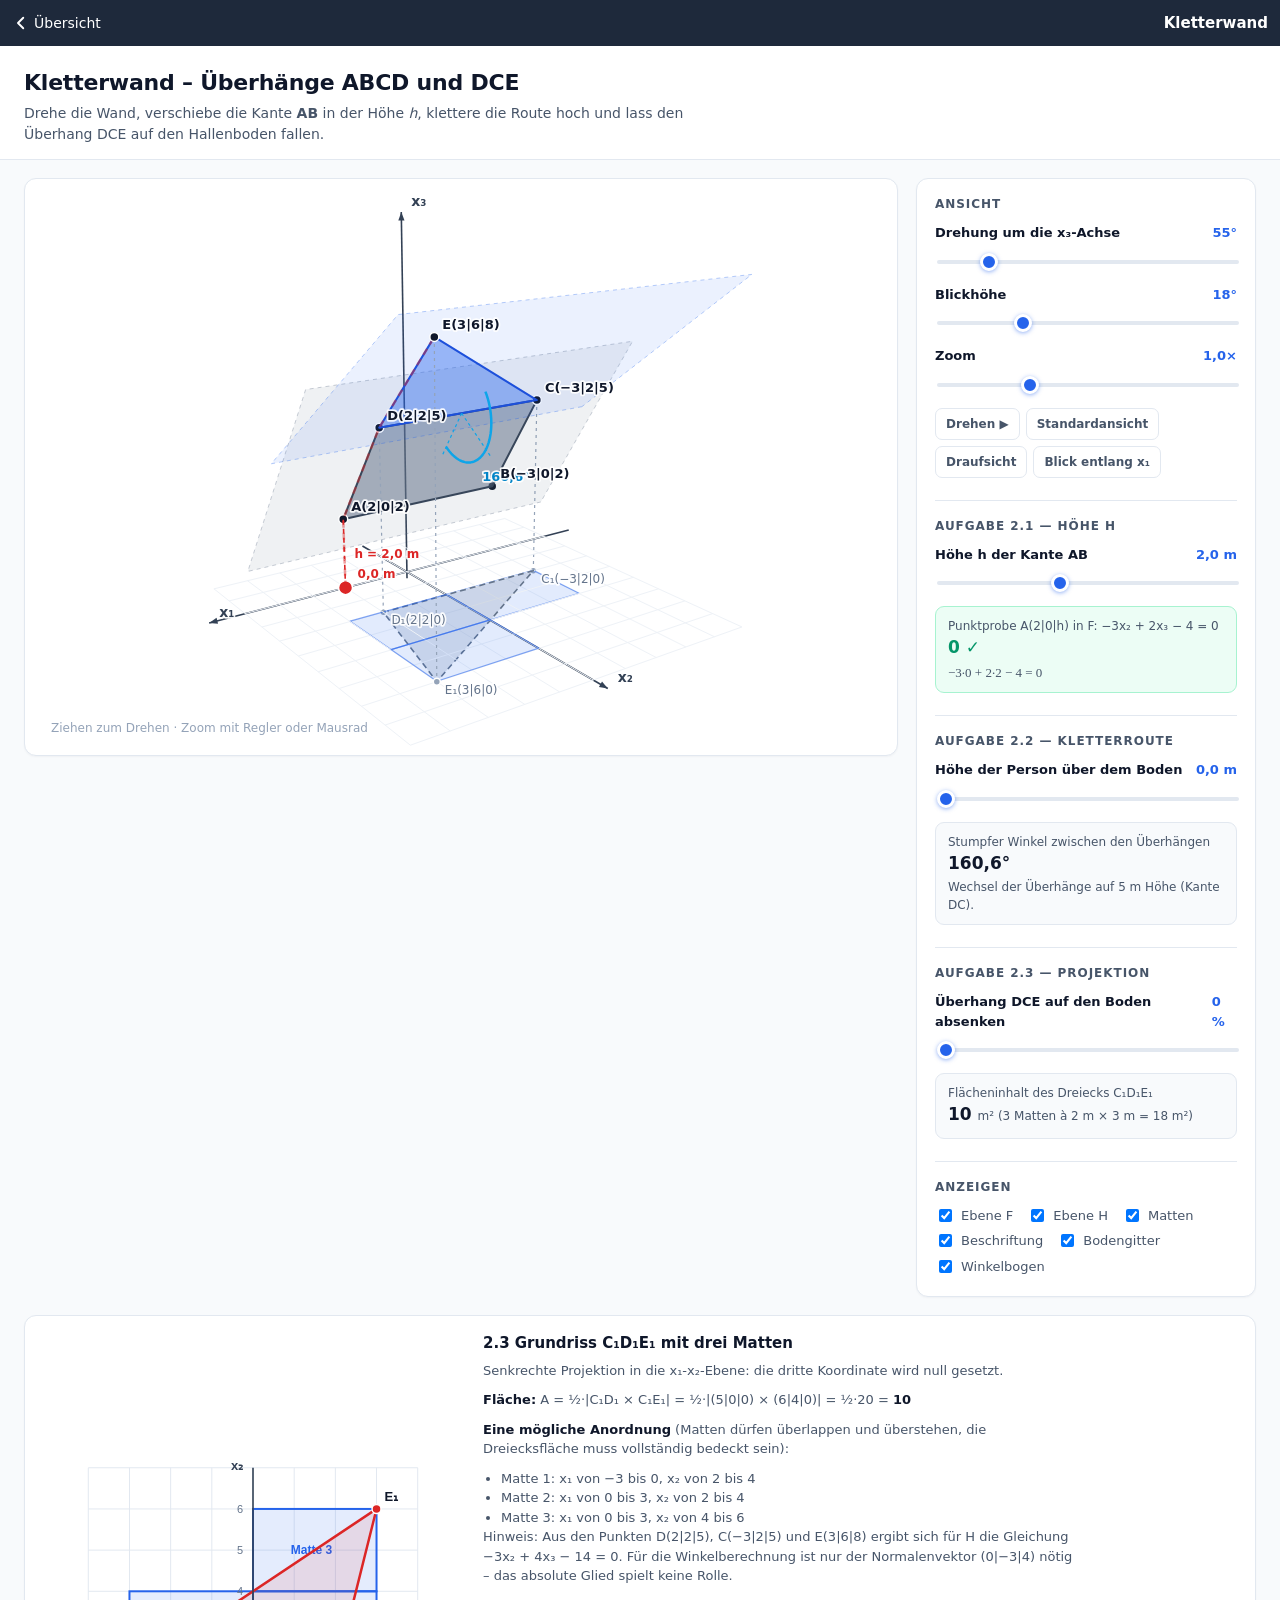
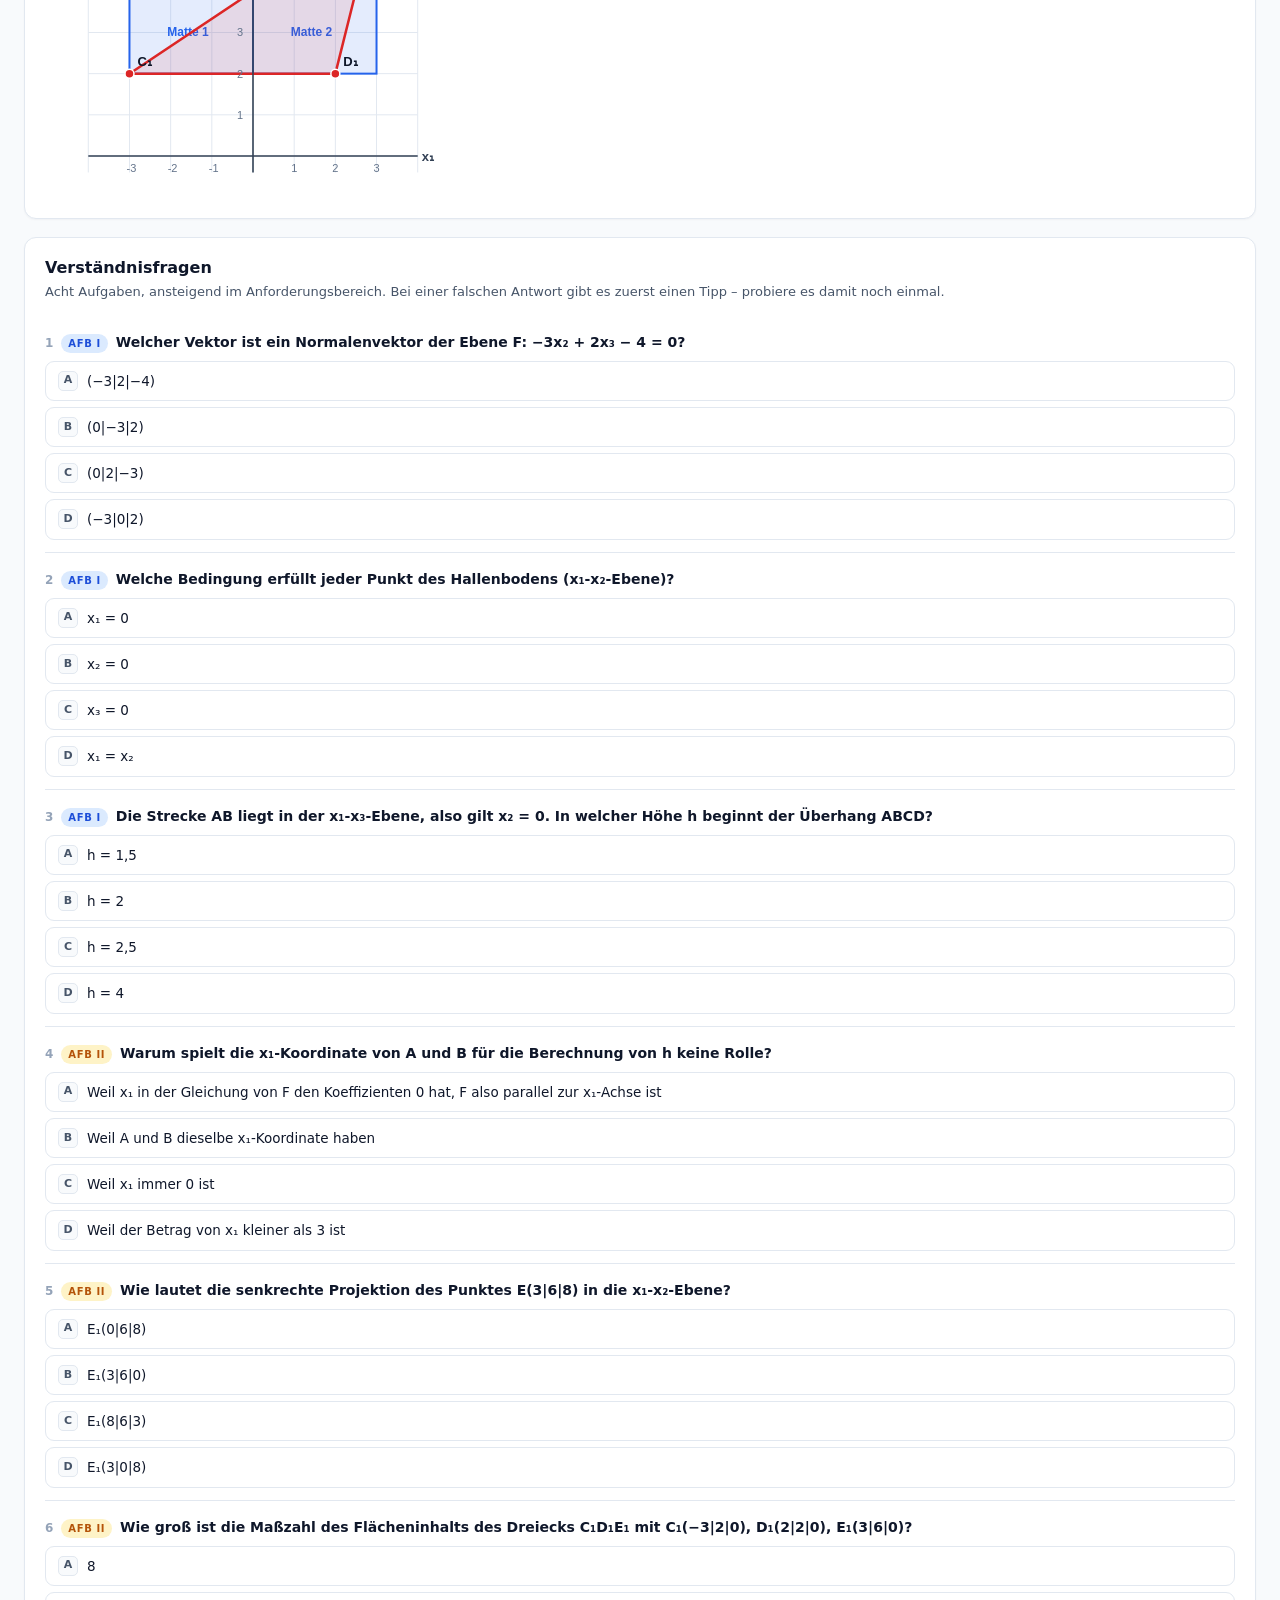
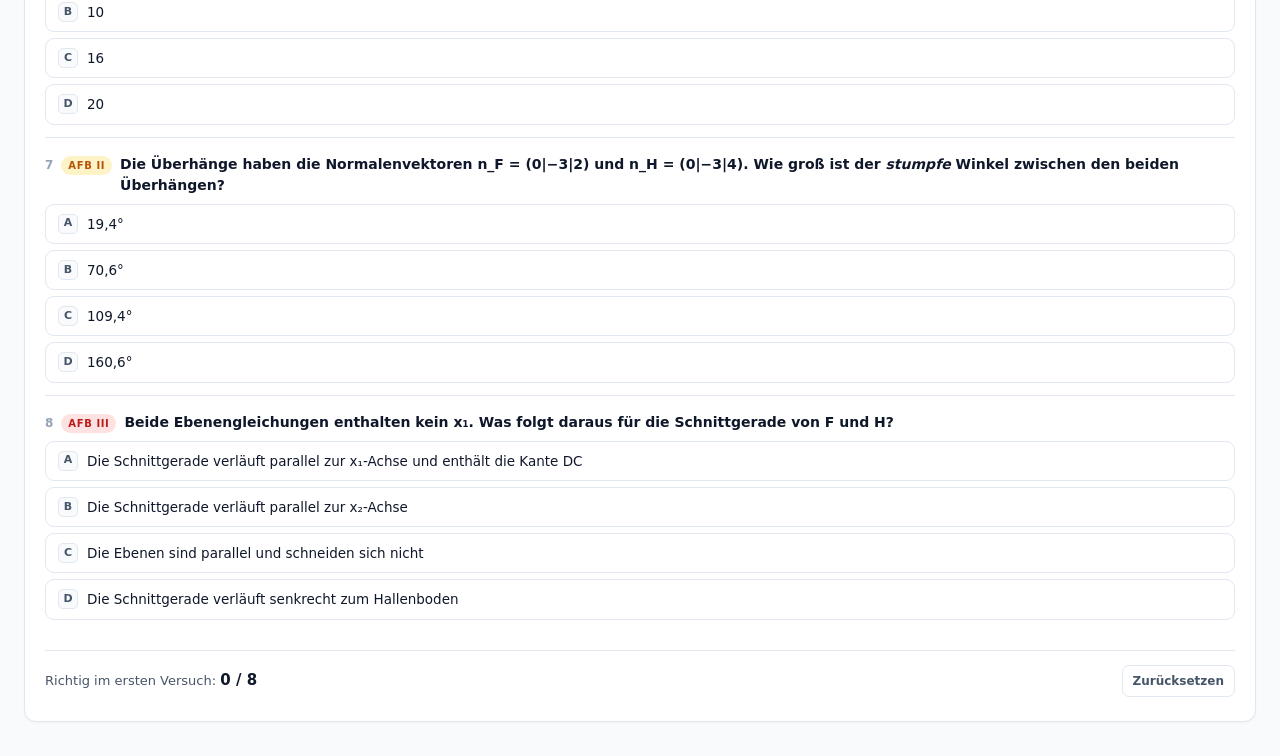
<file: sims/kletterwand.html>
<!DOCTYPE html>
<html lang="de">
<head>
<meta charset="utf-8">
<meta name="viewport" content="width=device-width, initial-scale=1">
<title>Kletterwand – Analytische Geometrie in 3D</title>
<style>
  :root{
    --ink:#0f172a;
    --slate:#475569;
    --slate-light:#94a3b8;
    --line:#e2e8f0;
    --paper:#f8fafc;
    --blue:#2563eb;
    --blue-soft:#dbeafe;
    --red:#dc2626;
    --green:#059669;
  }
  *{box-sizing:border-box}
  html,body{margin:0;padding:0}
  body{
    background:var(--paper);
    color:var(--ink);
    font-family:"Segoe UI",system-ui,-apple-system,Roboto,sans-serif;
    line-height:1.5;
  }
  header{
    padding:20px 24px 14px;
    border-bottom:1px solid var(--line);
    background:#fff;
  }
  header h1{margin:0;font-size:22px;letter-spacing:-0.01em}
  header p{margin:4px 0 0;color:var(--slate);font-size:14px;max-width:80ch}
  main{
    display:grid;
    grid-template-columns:minmax(0,1fr) 340px;
    gap:18px;
    padding:18px 24px;
    align-items:start;
  }
  .card{
    background:#fff;
    border:1px solid var(--line);
    border-radius:12px;
    box-shadow:0 1px 2px rgba(15,23,42,.04);
  }
  .stage{padding:8px;position:relative}
  canvas{display:block;width:100%;border-radius:8px;touch-action:none;cursor:grab}
  canvas:active{cursor:grabbing}
  .hint{
    position:absolute;left:18px;bottom:16px;
    font-size:12px;color:var(--slate-light);
    background:rgba(255,255,255,.8);padding:2px 8px;border-radius:6px;
  }
  .panel{padding:16px 18px 20px}
  .panel h2{
    font-size:12px;text-transform:uppercase;letter-spacing:.08em;
    color:var(--slate);margin:0 0 10px;font-weight:700;
  }
  .panel h2:not(:first-child){margin-top:22px;padding-top:16px;border-top:1px solid var(--line)}
  .ctrl{margin-bottom:14px}
  .ctrl label{
    display:flex;justify-content:space-between;align-items:baseline;
    font-size:13px;font-weight:600;margin-bottom:4px;
  }
  .ctrl .val{font-variant-numeric:tabular-nums;color:var(--blue);font-weight:700}
  input[type=range]{
    width:100%;-webkit-appearance:none;appearance:none;height:4px;border-radius:3px;
    background:var(--line);outline:none;
  }
  input[type=range]::-webkit-slider-thumb{
    -webkit-appearance:none;width:18px;height:18px;border-radius:50%;
    background:var(--blue);cursor:pointer;border:3px solid #fff;
    box-shadow:0 1px 4px rgba(37,99,235,.5);
  }
  input[type=range]::-moz-range-thumb{
    width:14px;height:14px;border-radius:50%;background:var(--blue);
    cursor:pointer;border:3px solid #fff;box-shadow:0 1px 4px rgba(37,99,235,.5);
  }
  .toggles{display:flex;flex-wrap:wrap;gap:6px 14px;font-size:13px}
  .toggles label{display:flex;gap:6px;align-items:center;cursor:pointer;color:var(--slate)}
  .btns{display:flex;gap:6px;flex-wrap:wrap;margin-top:6px}
  button{
    font:inherit;font-size:12px;font-weight:600;
    padding:6px 10px;border-radius:7px;border:1px solid var(--line);
    background:#fff;color:var(--slate);cursor:pointer;
  }
  button:hover{border-color:var(--blue);color:var(--blue)}
  button.on{background:var(--blue);border-color:var(--blue);color:#fff}
  .readout{
    font-size:13px;background:var(--paper);border:1px solid var(--line);
    border-radius:9px;padding:10px 12px;margin-bottom:8px;
  }
  .readout .k{color:var(--slate);font-size:12px}
  .readout .v{font-size:17px;font-weight:700;font-variant-numeric:tabular-nums}
  .readout .v small{font-weight:500;font-size:12px;color:var(--slate)}
  .readout.ok{border-color:#a7f3d0;background:#ecfdf5}
  .readout.ok .v{color:var(--green)}
  .readout.warn{border-color:#fecaca;background:#fef2f2}
  .readout.warn .v{color:var(--red)}
  .formula{font-family:"Cambria Math",Georgia,serif;font-size:13px;color:var(--slate);margin-top:2px}
  .status{font-size:12px;color:var(--slate);margin-top:2px}
  .status.hot{color:var(--red);font-weight:600}
  footer{padding:0 24px 34px}
  .task{padding:16px 18px}
  .task h3{margin:0 0 6px;font-size:15px}
  .task p{margin:0 0 10px;font-size:13px;color:var(--slate);max-width:72ch}
  .two{display:grid;grid-template-columns:minmax(0,420px) minmax(0,1fr);gap:20px;align-items:start}
  .sol{font-size:13px}
  .sol b{color:var(--ink)}
  .sol ul{margin:6px 0 0;padding-left:18px;color:var(--slate)}
  .note{font-size:12px;color:var(--slate-light);margin-top:14px}
  /* Quiz */
  .quiz{padding:18px 20px 24px;margin-top:18px}
  .quiz>h3{margin:0 0 2px;font-size:16px}
  .quiz>p.lead{margin:0 0 14px;font-size:13px;color:var(--slate)}
  .q{border-top:1px solid var(--line);padding:16px 0 4px}
  .q:first-of-type{border-top:none}
  .qhead{display:flex;align-items:baseline;gap:8px;margin-bottom:8px}
  .qnum{font-size:12px;font-weight:700;color:var(--slate-light);font-variant-numeric:tabular-nums}
  .afb{
    font-size:10px;font-weight:700;letter-spacing:.06em;text-transform:uppercase;
    padding:2px 7px;border-radius:999px;background:var(--blue-soft);color:#1d4ed8;white-space:nowrap;
  }
  .afb.II{background:#fef3c7;color:#b45309}
  .afb.III{background:#fee2e2;color:#b91c1c}
  .qtext{font-size:14px;font-weight:600;flex:1}
  .opts{display:grid;gap:6px;margin:0 0 8px}
  .opt{
    text-align:left;padding:9px 12px;border:1px solid var(--line);border-radius:9px;
    background:#fff;font-size:13.5px;color:var(--ink);font-weight:500;cursor:pointer;
    display:flex;gap:9px;align-items:center;
  }
  .opt:hover:not(:disabled){border-color:var(--blue);background:#f8fbff;color:var(--ink)}
  .opt .k{
    width:20px;height:20px;flex:none;border-radius:5px;background:var(--paper);
    border:1px solid var(--line);display:grid;place-items:center;font-size:11px;font-weight:700;color:var(--slate)
  }
  .opt:disabled{cursor:default;opacity:1}
  .opt.wrong{border-color:#fecaca;background:#fef2f2;color:#991b1b;text-decoration:line-through}
  .opt.right{border-color:#a7f3d0;background:#ecfdf5;color:#065f46;font-weight:700}
  .opt.right .k{background:#059669;color:#fff;border-color:#059669}
  .fb{font-size:13px;padding:9px 12px;border-radius:9px;display:none}
  .fb.show{display:block}
  .fb.tip{background:#fffbeb;border:1px solid #fde68a;color:#92400e}
  .fb.sol{background:#eff6ff;border:1px solid #bfdbfe;color:#1e40af}
  .fb.good{background:#ecfdf5;border:1px solid #a7f3d0;color:#065f46}
  .fb b{font-weight:700}
  .score{
    display:flex;justify-content:space-between;align-items:center;gap:12px;
    margin-top:18px;padding-top:14px;border-top:1px solid var(--line);font-size:13px;color:var(--slate);
  }
  .score b{color:var(--ink);font-size:15px}
  @media (max-width:900px){
    main{grid-template-columns:1fr}
    .two{grid-template-columns:1fr}
  }
</style>
<meta name="theme-color" content="#1E293B">
<meta name="mobile-web-app-capable" content="yes">
<meta name="apple-mobile-web-app-capable" content="yes">
<meta name="apple-mobile-web-app-title" content="Simulationen">
<link rel="manifest" href="../manifest.json">
<link rel="icon" href="../icons/icon-192.png">
<link rel="apple-touch-icon" href="../icons/icon-180.png">
<link rel="stylesheet" href="../app/shell.css">
<script src="../app/shell.js" defer></script>
</head>
<body class="stick-stage">
<nav class="appbar" aria-label="App"><a href="../index.html" data-back><svg viewBox="0 0 24 24" fill="none" stroke="currentColor" stroke-width="2.5" stroke-linecap="round" stroke-linejoin="round" aria-hidden="true"><path d="M15 5l-7 7 7 7"/></svg>Übersicht</a><span>Kletterwand</span></nav>

<header>
  <h1>Kletterwand – Überhänge ABCD und DCE</h1>
  <p>Drehe die Wand, verschiebe die Kante <b>AB</b> in der Höhe <i>h</i>, klettere die Route hoch und lass den Überhang DCE auf den Hallenboden fallen.</p>
</header>

<main>
  <section class="card stage">
    <canvas id="c3d" height="560"></canvas>
    <div class="hint">Ziehen zum Drehen · Zoom mit Regler oder Mausrad</div>
  </section>

  <aside class="card panel">
    <h2>Ansicht</h2>
    <div class="ctrl">
      <label>Drehung um die x₃-Achse <span class="val" id="vAz">55°</span></label>
      <input type="range" id="sAz" min="0" max="360" step="1" value="55">
    </div>
    <div class="ctrl">
      <label>Blickhöhe <span class="val" id="vEl">18°</span></label>
      <input type="range" id="sEl" min="-5" max="80" step="1" value="18">
    </div>
    <div class="ctrl">
      <label>Zoom <span class="val" id="vZo">1,0×</span></label>
      <input type="range" id="sZo" min="0.5" max="2.2" step="0.02" value="1">
    </div>
    <div class="btns">
      <button id="bRot">Drehen ▶</button>
      <button id="bStd">Standardansicht</button>
      <button id="bTop">Draufsicht</button>
      <button id="bFront">Blick entlang x₁</button>
    </div>

    <h2>Aufgabe 2.1 — Höhe h</h2>
    <div class="ctrl">
      <label>Höhe h der Kante AB <span class="val" id="vH">2,0 m</span></label>
      <input type="range" id="sH" min="0" max="5" step="0.1" value="2">
    </div>
    <div class="readout" id="rH">
      <div class="k">Punktprobe A(2|0|h) in F: −3x₂ + 2x₃ − 4 = 0</div>
      <div class="v" id="rHv">0</div>
      <div class="formula" id="rHf">−3·0 + 2·2 − 4 = 0</div>
    </div>

    <h2>Aufgabe 2.2 — Kletterroute</h2>
    <div class="ctrl">
      <label>Höhe der Person über dem Boden <span class="val" id="vZ">0,0 m</span></label>
      <input type="range" id="sZ" min="0" max="8" step="0.05" value="0">
    </div>
    <div class="readout" id="rW">
      <div class="k">Stumpfer Winkel zwischen den Überhängen</div>
      <div class="v" id="rWv">160,6°</div>
      <div class="status" id="rWs">Wechsel der Überhänge auf 5 m Höhe (Kante DC)</div>
    </div>

    <h2>Aufgabe 2.3 — Projektion</h2>
    <div class="ctrl">
      <label>Überhang DCE auf den Boden absenken <span class="val" id="vP">0 %</span></label>
      <input type="range" id="sP" min="0" max="100" step="1" value="0">
    </div>
    <div class="readout">
      <div class="k">Flächeninhalt des Dreiecks C₁D₁E₁</div>
      <div class="v">10 <small>m² (3 Matten à 2 m × 3 m = 18 m²)</small></div>
    </div>

    <h2>Anzeigen</h2>
    <div class="toggles">
      <label><input type="checkbox" id="tF" checked> Ebene F</label>
      <label><input type="checkbox" id="tH" checked> Ebene H</label>
      <label><input type="checkbox" id="tM" checked> Matten</label>
      <label><input type="checkbox" id="tL" checked> Beschriftung</label>
      <label><input type="checkbox" id="tG" checked> Bodengitter</label>
      <label><input type="checkbox" id="tA" checked> Winkelbogen</label>
    </div>
  </aside>
</main>

<footer>
  <section class="card task">
    <div class="two">
      <div>
        <canvas id="c2d" height="470"></canvas>
      </div>
      <div class="sol">
        <h3>2.3 Grundriss C₁D₁E₁ mit drei Matten</h3>
        <p>Senkrechte Projektion in die x₁-x₂-Ebene: die dritte Koordinate wird null gesetzt.</p>
        <p><b>Fläche:</b> A = ½·|C₁D₁ × C₁E₁| = ½·|(5|0|0) × (6|4|0)| = ½·20 = <b>10</b></p>
        <p><b>Eine mögliche Anordnung</b> (Matten dürfen überlappen und überstehen, die Dreiecksfläche muss vollständig bedeckt sein):</p>
        <ul>
          <li>Matte 1: x₁ von −3 bis 0, x₂ von 2 bis 4</li>
          <li>Matte 2: x₁ von 0 bis 3, x₂ von 2 bis 4</li>
          <li>Matte 3: x₁ von 0 bis 3, x₂ von 4 bis 6</li>
        </ul>
        <p class="note">Hinweis: Aus den Punkten D(2|2|5), C(−3|2|5) und E(3|6|8) ergibt sich für H die Gleichung −3x₂ + 4x₃ − 14 = 0. Für die Winkelberechnung ist nur der Normalenvektor (0|−3|4) nötig – das absolute Glied spielt keine Rolle.</p>
      </div>
    </div>
  </section>

  <section class="card quiz">
    <h3>Verständnisfragen</h3>
    <p class="lead">Acht Aufgaben, ansteigend im Anforderungsbereich. Bei einer falschen Antwort gibt es zuerst einen Tipp – probiere es damit noch einmal.</p>
    <div id="quiz"></div>
    <div class="score">
      <span>Richtig im ersten Versuch: <b><span id="qScore">0</span> / 8</b></span>
      <button id="qReset">Zurücksetzen</button>
    </div>
  </section>
</footer>

<script>
/* ---------- Vektor-Helfer ---------- */
const V=(x,y,z)=>({x,y,z});
const sub=(a,b)=>V(a.x-b.x,a.y-b.y,a.z-b.z);
const add=(a,b)=>V(a.x+b.x,a.y+b.y,a.z+b.z);
const mul=(a,s)=>V(a.x*s,a.y*s,a.z*s);
const dot=(a,b)=>a.x*b.x+a.y*b.y+a.z*b.z;
const len=a=>Math.sqrt(dot(a,a));
const nrm=a=>{const l=len(a)||1;return mul(a,1/l);};
const lerp=(a,b,t)=>add(a,mul(sub(b,a),t));

/* ---------- feste Geometrie ---------- */
const C=V(-3,2,5), D=V(2,2,5), E=V(3,6,8);
const C1=V(-3,2,0), D1=V(2,2,0), E1=V(3,6,0);
const MATS=[[-3,2,0,4],[0,2,3,4],[0,4,3,6]]; // x1a,x2a,x1b,x2b

/* ---------- Zustand ---------- */
const st={az:55*Math.PI/180, el:18*Math.PI/180, zoom:1, h:2, z:0, proj:0, spin:false,
          F:true, H:true, M:true, L:true, G:true, A:true};
const A_=()=>V(2,0,st.h);
const B_=()=>V(-3,0,st.h);

/* Route: Boden -> A -> D -> E */
function climber(z){
  if(z<=2) return V(2,0,z);
  if(z<=5){const t=(z-2)/3; return lerp(V(2,0,2),D,t);}
  const t=(z-5)/3; return lerp(D,E,t);
}
const ROUTE=[V(2,0,0),V(2,0,2),D,E];

/* ---------- Kamera / Projektion ---------- */
const cv=document.getElementById('c3d'), cx=cv.getContext('2d');
const CENTER=V(-0.2,2.4,3.2), DIST=30, FOC=1150;
let W=900,Hh=560,FIT=1;
function resize(){
  const dpr=window.devicePixelRatio||1;
  W=cv.clientWidth;
  /* Handy hochkant: Ansicht kleiner, damit die Regler darunter im Bild bleiben */
  Hh=matchMedia('(max-width:860px) and (orientation:portrait)').matches
    ? Math.min(560,Math.round(document.documentElement.clientHeight*.46)) : 560;
  FIT=Math.min(1,Hh/560,W/380);
  cv.width=W*dpr; cv.height=Hh*dpr; cv.style.height=Hh+'px';
  cx.setTransform(dpr,0,0,dpr,0,0);
  draw();
}
function proj(p){
  const ca=Math.cos(st.az), sa=Math.sin(st.az), ce=Math.cos(st.el), se=Math.sin(st.el);
  const f=V(ca*ce,sa*ce,se), r=V(-sa,ca,0), u=V(-ca*se,-sa*se,ce);
  const d=sub(p,CENTER);
  const depth=Math.max(DIST-dot(d,f),1);
  const s=FOC*st.zoom*FIT/depth;
  return {x:W/2+dot(d,r)*s, y:Hh/2+18-dot(d,u)*s, d:depth};
}

/* ---------- Zeichen-Primitive (Painter's Algorithm) ---------- */
let prims=[], labels=[];
function poly(pts,fill,stroke,lw=1.5,dash=null){
  const P=pts.map(proj);
  prims.push({d:P.reduce((s,p)=>s+p.d,0)/P.length, f:()=>{
    cx.beginPath(); P.forEach((p,i)=>i?cx.lineTo(p.x,p.y):cx.moveTo(p.x,p.y)); cx.closePath();
    if(fill){cx.fillStyle=fill; cx.fill();}
    if(stroke){cx.setLineDash(dash||[]); cx.lineWidth=lw; cx.strokeStyle=stroke; cx.stroke(); cx.setLineDash([]);}
  }});
}
function line(a,b,stroke,lw=1.5,dash=null,bias=0){
  const P=proj(a), Q=proj(b);
  prims.push({d:(P.d+Q.d)/2+bias, f:()=>{
    cx.beginPath(); cx.moveTo(P.x,P.y); cx.lineTo(Q.x,Q.y);
    cx.setLineDash(dash||[]); cx.lineWidth=lw; cx.strokeStyle=stroke; cx.stroke(); cx.setLineDash([]);
  }});
}
function path(pts,stroke,lw=2,dash=null,bias=0){
  const P=pts.map(proj);
  prims.push({d:P.reduce((s,p)=>s+p.d,0)/P.length+bias, f:()=>{
    cx.beginPath(); P.forEach((p,i)=>i?cx.lineTo(p.x,p.y):cx.moveTo(p.x,p.y));
    cx.setLineDash(dash||[]); cx.lineWidth=lw; cx.lineJoin='round'; cx.strokeStyle=stroke; cx.stroke(); cx.setLineDash([]);
  }});
}
function dot3(p,color,r=4.5,bias=-0.5){
  const P=proj(p);
  prims.push({d:P.d+bias, f:()=>{
    cx.beginPath(); cx.arc(P.x,P.y,r,0,7); cx.fillStyle=color; cx.fill();
    cx.lineWidth=1.5; cx.strokeStyle='#fff'; cx.stroke();
  }});
}
function label(p,txt,color='#0f172a',dx=8,dy=-8,bold=true,size=13){
  labels.push({p:proj(p),txt,color,dx,dy,bold,size});
}

/* ---------- Aufbau der Szene ---------- */
function build(){
  prims=[]; labels=[];
  const A=A_(), B=B_();

  /* Bodengitter */
  if(st.G){
    for(let i=-5;i<=5;i++) line(V(i,-2,0),V(i,8,0),'#eef2f7',1);
    for(let j=-2;j<=8;j++) line(V(-5,j,0),V(5,j,0),'#eef2f7',1);
  }

  /* Ebene F (Trägerebene ABCD) : x3 = (4+3·x2)/2 */
  if(st.F){
    const fp=(x1,x2)=>V(x1,x2,(4+3*x2)/2);
    poly([fp(-5.5,-0.8),fp(4.5,-0.8),fp(4.5,3),fp(-5.5,3)],'rgba(100,116,139,.10)','rgba(100,116,139,.35)',1,[4,4]);
  }
  /* Ebene H (Trägerebene DCE) : x3 = (14+3·x2)/4 */
  if(st.H){
    const hp=(x1,x2)=>V(x1,x2,(14+3*x2)/4);
    poly([hp(-5.5,1),hp(4.5,1),hp(4.5,7),hp(-5.5,7)],'rgba(37,99,235,.09)','rgba(37,99,235,.32)',1,[4,4]);
  }

  /* Achsen */
  const ax=[[V(-6,0,0),V(6,0,0),'x₁'],[V(0,-2.5,0),V(0,8.5,0),'x₂'],[V(0,0,-0.2),V(0,0,10),'x₃']];
  ax.forEach(([a,b,n])=>{
    line(a,b,'#334155',1.6,null,3);
    const P=proj(b), Q=proj(lerp(a,b,0.97));
    prims.push({d:proj(b).d+3, f:()=>{
      const ang=Math.atan2(P.y-Q.y,P.x-Q.x);
      cx.beginPath(); cx.moveTo(P.x,P.y);
      cx.lineTo(P.x-9*Math.cos(ang-0.35),P.y-9*Math.sin(ang-0.35));
      cx.lineTo(P.x-9*Math.cos(ang+0.35),P.y-9*Math.sin(ang+0.35));
      cx.closePath(); cx.fillStyle='#334155'; cx.fill();
    }});
    label(b,n,'#334155',10,-6,true,14);
  });

  /* Projektionsdreieck C1D1E1 + Matten */
  if(st.M){
    MATS.forEach(m=>poly([V(m[0],m[1],0.01),V(m[2],m[1],0.01),V(m[2],m[3],0.01),V(m[0],m[3],0.01)],
      'rgba(37,99,235,.13)','rgba(37,99,235,.55)',1.2));
  }
  poly([C1,D1,E1],'rgba(148,163,184,.30)','#64748b',1.6,[6,4]);
  [ [C,C1],[D,D1],[E,E1] ].forEach(([a,b])=>line(a,b,'#94a3b8',1.2,[3,4]));

  /* Absinkendes Dreieck DCE */
  const t=st.proj/100;
  const dp=p=>V(p.x,p.y,p.z*(1-t));
  poly([dp(D),dp(C),dp(E)],'rgba(37,99,235,.42)','#1d4ed8',2);

  /* Überhang ABCD */
  poly([A,B,C,D],'rgba(100,116,139,.55)','#334155',2);

  /* Höhe h markieren */
  line(V(2,0,0),A,'#dc2626',1.6,[5,4],-1);
  label(V(2,0,st.h/2),'h = '+st.h.toFixed(1).replace('.',',')+' m','#dc2626',10,4,true,12);

  /* Kletterroute */
  path(ROUTE,'rgba(220,38,38,.45)',2.5,[7,5],-2);
  const P=climber(st.z);
  dot3(P,'#dc2626',7,-3);
  label(P,st.z.toFixed(1).replace('.',',')+' m','#dc2626',12,-10,true,12);

  /* Winkelbogen an der Kante DC */
  if(st.A){
    const M=lerp(D,C,0.5);
    const w1=sub(A,D);                    // Richtung in ABCD, senkrecht zu DC
    const w2=V(0,4,3);                    // Richtung in DCE, senkrecht zu DC
    const e1=nrm(w1);
    const e2=nrm(sub(w2,mul(e1,dot(w2,e1))));
    const ang=Math.acos(Math.max(-1,Math.min(1,dot(nrm(w1),nrm(w2)))));
    const pts=[];
    for(let i=0;i<=40;i++){const a=ang*i/40; pts.push(add(M,mul(add(mul(e1,Math.cos(a)),mul(e2,Math.sin(a))),1.3)));}
    path(pts,'#0ea5e9',2.5,null,-4);
    line(M,add(M,mul(e1,1.6)),'#0ea5e9',1.2,[3,3],-4);
    line(M,add(M,mul(e2,1.6)),'#0ea5e9',1.2,[3,3],-4);
    const mid=add(M,mul(nrm(add(mul(e1,Math.cos(ang/2)),mul(e2,Math.sin(ang/2)))),2.1));
    label(mid,(ang*180/Math.PI).toFixed(1).replace('.',',')+'°','#0284c7',-14,0,true,13);
  }

  /* Eckpunkte + Beschriftung */
  [[A,'A('+fm(2)+'|0|'+fm(st.h)+')'],[B,'B(−3|0|'+fm(st.h)+')'],[C,'C(−3|2|5)'],[D,'D(2|2|5)'],[E,'E(3|6|8)']]
    .forEach(([p,n])=>{dot3(p,'#0f172a'); if(st.L) label(p,n);});
  [[C1,'C₁(−3|2|0)'],[D1,'D₁(2|2|0)'],[E1,'E₁(3|6|0)']]
    .forEach(([p,n])=>{dot3(p,'#94a3b8',3.5); if(st.L) label(p,n,'#64748b',8,12,false,12);});
}
const fm=v=>Number(v).toFixed(v%1?1:0).replace('.',',');

function draw(){
  build();
  cx.clearRect(0,0,W,Hh);
  cx.fillStyle='#fff'; cx.fillRect(0,0,W,Hh);
  prims.sort((a,b)=>b.d-a.d).forEach(p=>p.f());
  labels.forEach(l=>{
    cx.font=(l.bold?'700 ':'500 ')+l.size+'px "Segoe UI",system-ui,sans-serif';
    cx.lineWidth=3.5; cx.strokeStyle='rgba(255,255,255,.9)'; cx.lineJoin='round';
    cx.strokeText(l.txt,l.p.x+l.dx,l.p.y+l.dy);
    cx.fillStyle=l.color; cx.fillText(l.txt,l.p.x+l.dx,l.p.y+l.dy);
  });
}

/* ---------- Anzeige-Werte ---------- */
function refresh(){
  document.getElementById('vAz').textContent=Math.round(st.az*180/Math.PI)+'°';
  document.getElementById('vEl').textContent=Math.round(st.el*180/Math.PI)+'°';
  document.getElementById('vZo').textContent=st.zoom.toFixed(1).replace('.',',')+'×';
  document.getElementById('vH').textContent=st.h.toFixed(1).replace('.',',')+' m';
  document.getElementById('vZ').textContent=st.z.toFixed(1).replace('.',',')+' m';
  document.getElementById('vP').textContent=st.proj+' %';

  const res=2*st.h-4;
  const box=document.getElementById('rH');
  document.getElementById('rHv').textContent=(res===0?'0 ✓':fm(res));
  document.getElementById('rHf').textContent='−3·0 + 2·'+fm(st.h)+' − 4 = '+fm(res);
  box.className='readout '+(Math.abs(res)<1e-9?'ok':'warn');

  const w1=sub(A_(),D), w2=V(0,4,3);
  const ang=Math.acos(dot(nrm(w1),nrm(w2)))*180/Math.PI;
  document.getElementById('rWv').textContent=ang.toFixed(1).replace('.',',')+'°';
  const s=document.getElementById('rWs');
  if(Math.abs(st.h-2)>1e-9){ s.textContent='Nur gültig, wenn A und B in der Ebene F liegen (h = 2).'; s.className='status hot'; }
  else if(Math.abs(st.z-5)<0.3){ s.textContent='Genau hier: Wechsel vom Überhang ABCD auf DCE.'; s.className='status hot'; }
  else { s.textContent='Wechsel der Überhänge auf 5 m Höhe (Kante DC).'; s.className='status'; }
  draw();
  draw2d();
}

/* ---------- 2D-Grundriss ---------- */
const c2=document.getElementById('c2d'), g2=c2.getContext('2d');
function draw2d(){
  const dpr=window.devicePixelRatio||1, w=c2.clientWidth, h=470;
  c2.width=w*dpr; c2.height=h*dpr; c2.style.height=h+'px';
  g2.setTransform(dpr,0,0,dpr,0,0);
  g2.clearRect(0,0,w,h);
  const ox=w*0.5, oy=h-46, u=Math.min((w-70)/8.5, (h-70)/7.5);
  const X=x=>ox+x*u, Y=y=>oy-y*u;

  g2.strokeStyle='#e2e8f0'; g2.lineWidth=1;
  for(let i=-4;i<=4;i++){g2.beginPath();g2.moveTo(X(i),Y(-0.4));g2.lineTo(X(i),Y(7));g2.stroke();}
  for(let j=0;j<=7;j++){g2.beginPath();g2.moveTo(X(-4),Y(j));g2.lineTo(X(4),Y(j));g2.stroke();}

  if(st.M){
    MATS.forEach((m,i)=>{
      g2.fillStyle='rgba(37,99,235,.12)'; g2.strokeStyle='#2563eb'; g2.lineWidth=2;
      g2.fillRect(X(m[0]),Y(m[3]),(m[2]-m[0])*u,(m[3]-m[1])*u);
      g2.strokeRect(X(m[0]),Y(m[3]),(m[2]-m[0])*u,(m[3]-m[1])*u);
      g2.fillStyle='#2563eb'; g2.font='700 12px "Segoe UI",sans-serif';
      g2.fillText('Matte '+(i+1),X((m[0]+m[2])/2)-24,Y((m[1]+m[3])/2)+4);
    });
  }
  g2.beginPath(); g2.moveTo(X(-3),Y(2)); g2.lineTo(X(2),Y(2)); g2.lineTo(X(3),Y(6)); g2.closePath();
  g2.fillStyle='rgba(220,38,38,.10)'; g2.fill();
  g2.strokeStyle='#dc2626'; g2.lineWidth=2.5; g2.stroke();

  g2.strokeStyle='#334155'; g2.lineWidth=1.6;
  g2.beginPath(); g2.moveTo(X(-4),Y(0)); g2.lineTo(X(4),Y(0)); g2.stroke();
  g2.beginPath(); g2.moveTo(X(0),Y(-0.4)); g2.lineTo(X(0),Y(7)); g2.stroke();
  g2.fillStyle='#334155'; g2.font='600 13px "Segoe UI",sans-serif';
  g2.fillText('x₁',X(4)+4,Y(0)+5); g2.fillText('x₂',X(0)-22,Y(7)+2);
  g2.font='500 11px "Segoe UI",sans-serif'; g2.fillStyle='#64748b';
  for(let i=-3;i<=3;i++) if(i) g2.fillText(String(i),X(i)-3,Y(0)+16);
  for(let j=1;j<=6;j++) g2.fillText(String(j),X(0)-16,Y(j)+4);

  [[-3,2,'C₁'],[2,2,'D₁'],[3,6,'E₁']].forEach(([a,b,n])=>{
    g2.beginPath(); g2.arc(X(a),Y(b),4.5,0,7); g2.fillStyle='#dc2626'; g2.fill();
    g2.strokeStyle='#fff'; g2.lineWidth=1.5; g2.stroke();
    g2.fillStyle='#0f172a'; g2.font='700 13px "Segoe UI",sans-serif'; g2.fillText(n,X(a)+8,Y(b)-8);
  });
}

/* ---------- Bedienung ---------- */
const bind=(id,key,f=v=>+v)=>{
  const el=document.getElementById(id);
  el.addEventListener('input',()=>{st[key]=f(el.value); refresh();});
};
bind('sAz','az',v=>v*Math.PI/180);
bind('sEl','el',v=>v*Math.PI/180);
bind('sZo','zoom');
bind('sH','h');
bind('sZ','z');
bind('sP','proj');
['F','H','M','L','G','A'].forEach(k=>{
  const el=document.getElementById('t'+k);
  el.addEventListener('change',()=>{st[k]=el.checked; refresh();});
});
const setView=(a,e)=>{st.az=a*Math.PI/180; st.el=e*Math.PI/180;
  document.getElementById('sAz').value=a; document.getElementById('sEl').value=e; refresh();};
document.getElementById('bStd').onclick=()=>setView(55,18);
document.getElementById('bTop').onclick=()=>setView(90,88);
document.getElementById('bFront').onclick=()=>setView(0,4);
const bRot=document.getElementById('bRot');
bRot.onclick=()=>{st.spin=!st.spin; bRot.classList.toggle('on',st.spin); bRot.textContent=st.spin?'Stopp ⏸':'Drehen ▶'; if(st.spin) spin();};
function spin(){
  if(!st.spin) return;
  st.az=(st.az+0.004)%(2*Math.PI);
  document.getElementById('sAz').value=Math.round(st.az*180/Math.PI);
  refresh(); requestAnimationFrame(spin);
}

let drag=null;
cv.addEventListener('pointerdown',e=>{drag={x:e.clientX,y:e.clientY}; cv.setPointerCapture(e.pointerId);});
cv.addEventListener('pointermove',e=>{
  if(!drag) return;
  st.az=(st.az+(e.clientX-drag.x)*0.008+2*Math.PI)%(2*Math.PI);
  st.el=Math.max(-0.09,Math.min(1.4,st.el+(e.clientY-drag.y)*0.006));
  drag={x:e.clientX,y:e.clientY};
  document.getElementById('sAz').value=Math.round(st.az*180/Math.PI);
  document.getElementById('sEl').value=Math.round(st.el*180/Math.PI);
  refresh();
});
addEventListener('pointerup',()=>drag=null);
cv.addEventListener('wheel',e=>{
  e.preventDefault();
  st.zoom=Math.max(0.5,Math.min(2.2,st.zoom*(e.deltaY<0?1.07:0.93)));
  document.getElementById('sZo').value=st.zoom; refresh();
},{passive:false});

addEventListener('resize',()=>{resize(); refresh();});
resize(); refresh();

/* ---------- Verständnisfragen ---------- */
const QUIZ=[
{afb:'I', q:'Welcher Vektor ist ein Normalenvektor der Ebene F: −3x₂ + 2x₃ − 4 = 0?',
 o:['(−3|2|−4)','(0|−3|2)','(0|2|−3)','(−3|0|2)'], c:1,
 tip:'Der Normalenvektor besteht aus den Koeffizienten von x₁, x₂ und x₃ – in genau dieser Reihenfolge. Welchen Koeffizienten hat x₁ hier?',
 sol:'In F kommt x₁ gar nicht vor, der Koeffizient ist also 0. Damit ist n = (0|−3|2). Das absolute Glied −4 gehört <b>nicht</b> zum Normalenvektor.'},

{afb:'I', q:'Welche Bedingung erfüllt jeder Punkt des Hallenbodens (x₁-x₂-Ebene)?',
 o:['x₁ = 0','x₂ = 0','x₃ = 0','x₁ = x₂'], c:2,
 tip:'Der Boden ist die Ebene, die von der x₁- und der x₂-Achse aufgespannt wird. Welche Achse zeigt nach oben – und welchen Wert hat diese Koordinate am Boden?',
 sol:'x₃ ist die Höhe über dem Boden. Am Boden gilt daher x₃ = 0, z. B. C₁(−3|2|<b>0</b>), D₁(2|2|<b>0</b>), E₁(3|6|<b>0</b>).'},

{afb:'I', q:'Die Strecke AB liegt in der x₁-x₃-Ebene, also gilt x₂ = 0. In welcher Höhe h beginnt der Überhang ABCD?',
 o:['h = 1,5','h = 2','h = 2,5','h = 4'], c:1,
 tip:'Setze einen Punkt der Kante AB – z. B. A(2|0|h) – in die Ebenengleichung von F ein und löse nach h auf. Probiere es auch mit dem Schieberegler „Höhe h“ aus.',
 sol:'Punktprobe in F: −3·0 + 2·h − 4 = 0 ⟹ 2h = 4 ⟹ <b>h = 2</b>.'},

{afb:'II', q:'Warum spielt die x₁-Koordinate von A und B für die Berechnung von h keine Rolle?',
 o:['Weil x₁ in der Gleichung von F den Koeffizienten 0 hat, F also parallel zur x₁-Achse ist','Weil A und B dieselbe x₁-Koordinate haben','Weil x₁ immer 0 ist','Weil der Betrag von x₁ kleiner als 3 ist'], c:0,
 tip:'Schau dir noch einmal die Gleichung von F an: welche Variablen tauchen überhaupt auf? Und was bedeutet es für die Lage der Ebene, wenn eine Variable fehlt?',
 sol:'In F: −3x₂ + 2x₃ − 4 = 0 fehlt x₁. Der Wert von x₁ ist damit frei wählbar – F verläuft parallel zur x₁-Achse. Deshalb liefert jeder Punkt mit x₂ = 0 dieselbe Höhe x₃ = 2, und die ganze Kante AB liegt waagrecht in dieser Höhe.'},

{afb:'II', q:'Wie lautet die senkrechte Projektion des Punktes E(3|6|8) in die x₁-x₂-Ebene?',
 o:['E₁(0|6|8)','E₁(3|6|0)','E₁(8|6|3)','E₁(3|0|8)'], c:1,
 tip:'Senkrecht zum Boden bedeutet: parallel zur x₃-Achse nach unten. x₁ und x₂ bleiben dabei unverändert – nur die Höhe ändert sich.',
 sol:'Beim senkrechten Projizieren auf den Boden wird nur die dritte Koordinate zu 0: <b>E₁(3|6|0)</b>. Ziehe den Regler „Überhang DCE absenken“ auf 100 %, dann siehst du genau das.'},

{afb:'II', q:'Wie groß ist die Maßzahl des Flächeninhalts des Dreiecks C₁D₁E₁ mit C₁(−3|2|0), D₁(2|2|0), E₁(3|6|0)?',
 o:['8','10','16','20'], c:1,
 tip:'C₁D₁ liegt parallel zur x₁-Achse und ist 5 lang. Nimm sie als Grundseite – wie groß ist dann die zugehörige Höhe (der Abstand von E₁ zur Geraden durch C₁ und D₁)?',
 sol:'Grundseite |C₁D₁| = 5, Höhe = 6 − 2 = 4. A = ½ · 5 · 4 = <b>10</b>. Mit dem Kreuzprodukt: ½·|(5|0|0) × (6|4|0)| = ½·20 = 10.'},

{afb:'II', q:'Die Überhänge haben die Normalenvektoren n_F = (0|−3|2) und n_H = (0|−3|4). Wie groß ist der <i>stumpfe</i> Winkel zwischen den beiden Überhängen?',
 o:['19,4°','70,6°','109,4°','160,6°'], c:3,
 tip:'Die Formel mit den Beträgen liefert immer den spitzen Schnittwinkel: cos φ = |n_F · n_H| / (|n_F|·|n_H|) = 17/(5·√13) ⟹ φ ≈ 19,4°. Gefragt ist aber der stumpfe Winkel – wie hängen beide zusammen?',
 sol:'cos φ = 17/(5√13) ⟹ φ ≈ 19,4°. Der stumpfe Nebenwinkel ist 180° − 19,4° = <b>160,6°</b>. Das passt zur Anschauung: die Wand knickt an der Kante DC nur leicht ab.'},

{afb:'III', q:'Beide Ebenengleichungen enthalten kein x₁. Was folgt daraus für die Schnittgerade von F und H?',
 o:['Die Schnittgerade verläuft parallel zur x₁-Achse und enthält die Kante DC','Die Schnittgerade verläuft parallel zur x₂-Achse','Die Ebenen sind parallel und schneiden sich nicht','Die Schnittgerade verläuft senkrecht zum Hallenboden'], c:0,
 tip:'Beide Normalenvektoren haben die erste Komponente 0, stehen also senkrecht auf dem Richtungsvektor (1|0|0). Ein Vektor, der auf beiden Normalenvektoren senkrecht steht, ist Richtungsvektor der Schnittgeraden. Welche Punkte liegen in beiden Ebenen?',
 sol:'(1|0|0) steht senkrecht auf n_F und auf n_H, ist also Richtungsvektor der Schnittgeraden: sie verläuft <b>parallel zur x₁-Achse</b>. C und D liegen in beiden Ebenen (beide haben x₂ = 2, x₃ = 5), also ist die Kante DC Teil dieser Schnittgeraden – genau die Knickkante, an der die Person auf 5 m Höhe den Überhang wechselt.'}
];

const qWrap=document.getElementById('quiz');
const state=QUIZ.map(()=>({tries:0,done:false}));
const KEYS=['A','B','C','D'];

function renderQuiz(){
  qWrap.innerHTML='';
  QUIZ.forEach((Q,i)=>{
    const d=document.createElement('div'); d.className='q';
    d.innerHTML=`<div class="qhead"><span class="qnum">${i+1}</span><span class="afb ${Q.afb}">AFB ${Q.afb}</span><span class="qtext">${Q.q}</span></div>
      <div class="opts" id="o${i}"></div>
      <div class="fb" id="f${i}"></div>`;
    qWrap.appendChild(d);
    const box=d.querySelector('#o'+i);
    Q.o.forEach((txt,j)=>{
      const b=document.createElement('button');
      b.className='opt'; b.innerHTML=`<span class="k">${KEYS[j]}</span><span>${txt}</span>`;
      b.onclick=()=>answer(i,j,box,d.querySelector('#f'+i));
      box.appendChild(b);
    });
  });
  document.getElementById('qScore').textContent='0';
}

function answer(i,j,box,fb){
  const Q=QUIZ[i], s=state[i];
  if(s.done) return;
  const btns=[...box.children];
  if(j===Q.c){
    btns[j].classList.add('right');
    btns.forEach(b=>b.disabled=true);
    s.done=true;
    fb.className='fb good show';
    fb.innerHTML='<b>Richtig.</b> '+Q.sol;
    if(s.tries===0) score();
  }else{
    s.tries++;
    btns[j].classList.add('wrong'); btns[j].disabled=true;
    if(s.tries===1){
      fb.className='fb tip show';
      fb.innerHTML='<b>Noch nicht richtig – Tipp:</b> '+Q.tip;
    }else{
      btns.forEach(b=>b.disabled=true);
      btns[Q.c].classList.add('right'); btns[Q.c].classList.remove('wrong');
      s.done=true;
      fb.className='fb sol show';
      fb.innerHTML='<b>Lösung:</b> '+Q.sol;
    }
  }
}
function score(){
  const n=state.filter((s,i)=>s.done&&s.tries===0).length;
  document.getElementById('qScore').textContent=n;
}
document.getElementById('qReset').onclick=()=>{
  state.forEach(s=>{s.tries=0;s.done=false;});
  renderQuiz();
};
renderQuiz();
</script>
</body>
</html>
</file>
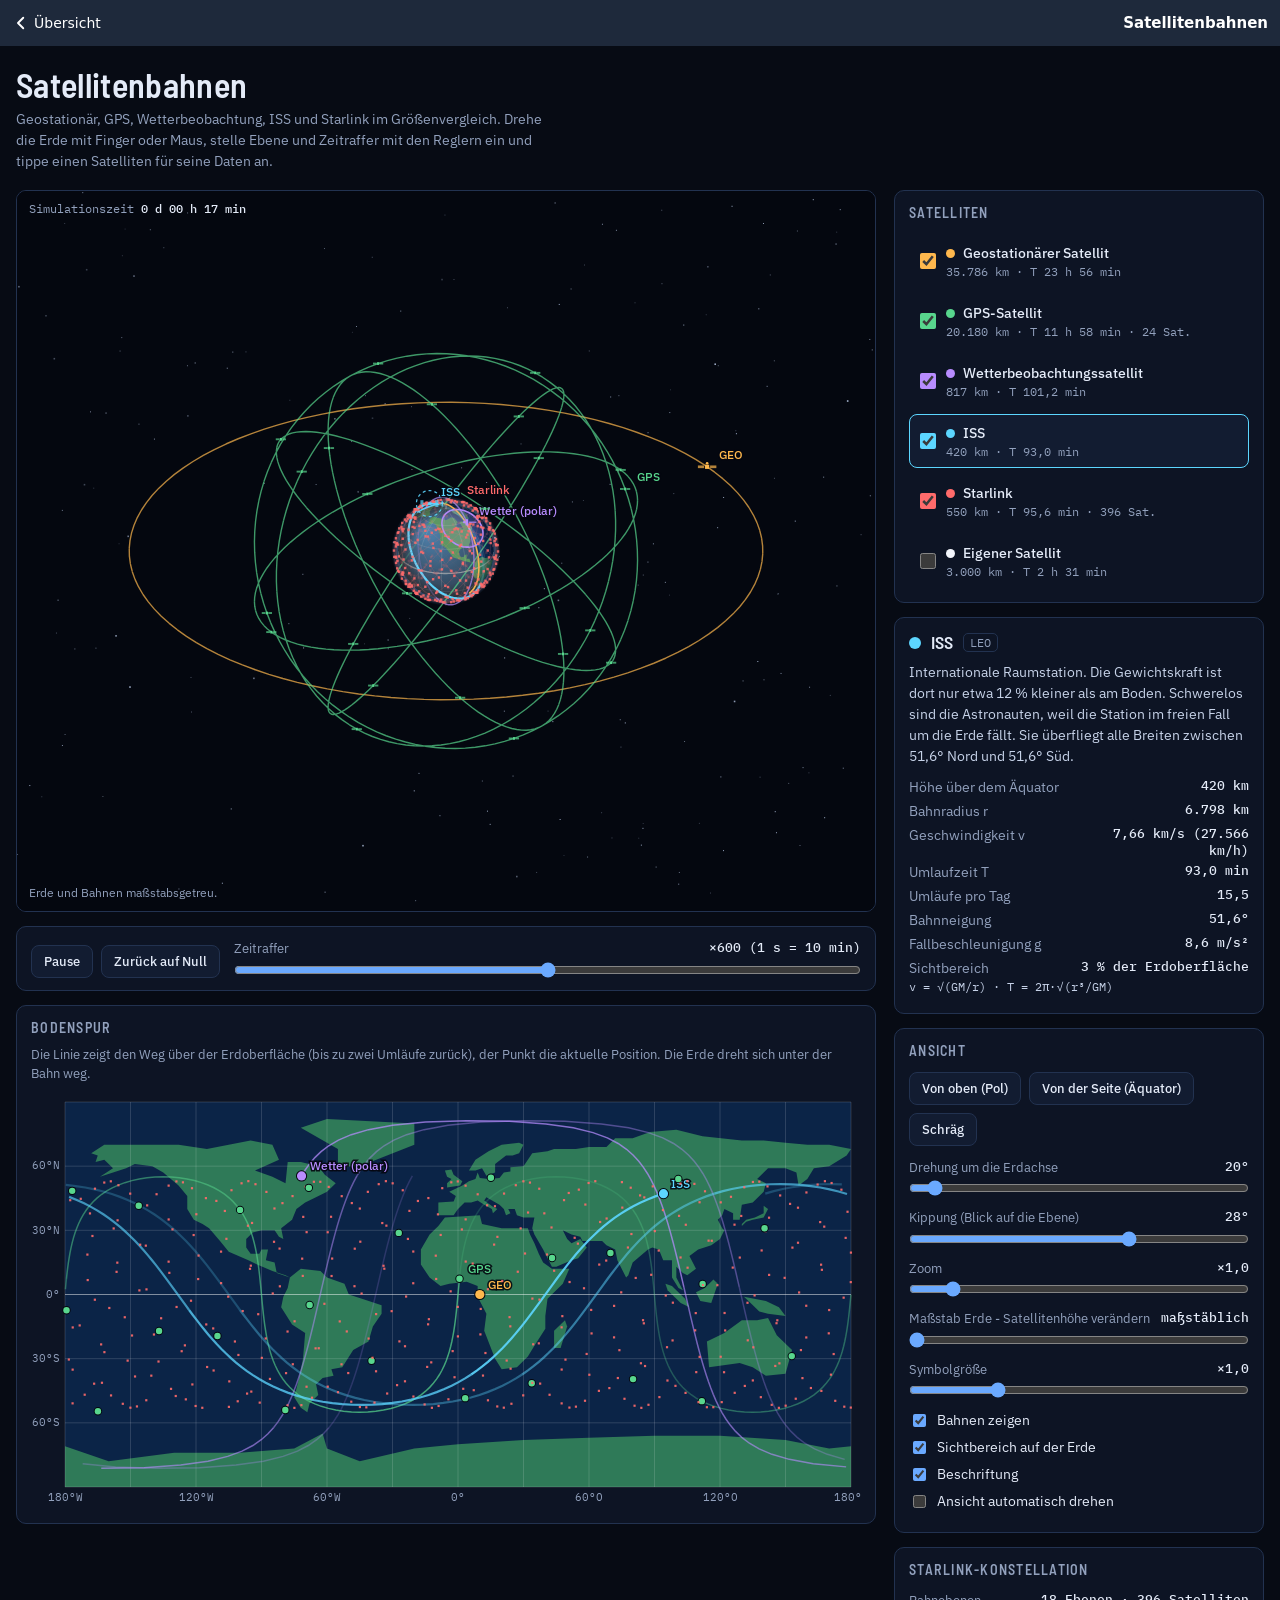
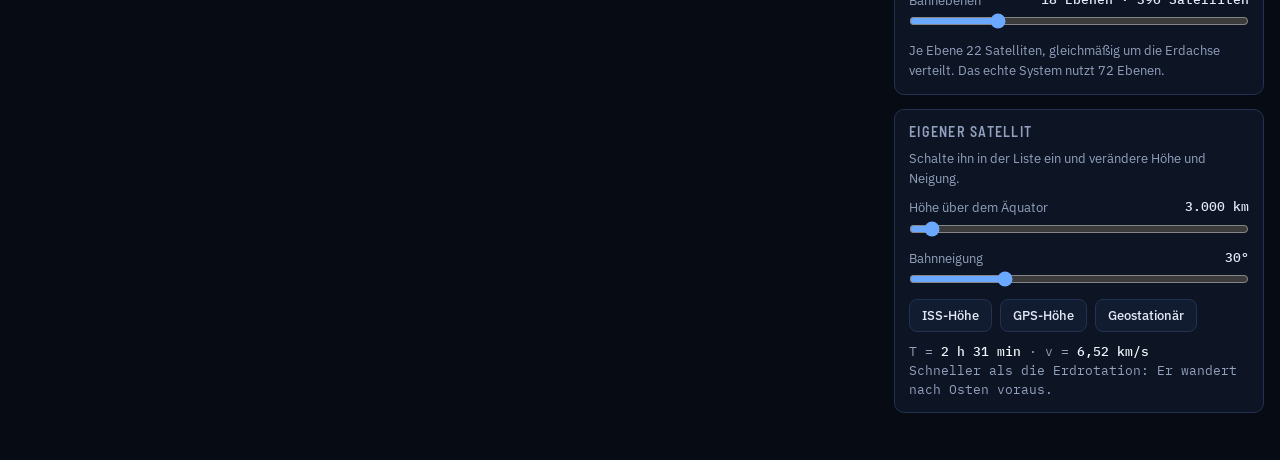
<file: sims/satellitenbahnen.html>
<!doctype html><html lang="de"><head><meta charset=utf8><meta name=viewport content="width=device-width,initial-scale=1,viewport-fit=cover"><style>:root{color-scheme:light;box-sizing:border-box;padding-top:env(safe-area-inset-top,0px);padding-bottom:env(safe-area-inset-bottom,0px)}html{scroll-padding-top:env(safe-area-inset-top,0px)}body{margin:0;padding:0;font:14px -apple-system,BlinkMacSystemFont,sans-serif;background:#fff;color:#000}img{max-width:100%}[hidden]:not([hidden=until-found i]){display:none!important}</style><meta name="theme-color" content="#1E293B">
<meta name="mobile-web-app-capable" content="yes">
<meta name="apple-mobile-web-app-capable" content="yes">
<meta name="apple-mobile-web-app-title" content="Simulationen">
<link rel="manifest" href="../manifest.json">
<link rel="icon" href="../icons/icon-192.png">
<link rel="apple-touch-icon" href="../icons/icon-180.png">
<link rel="stylesheet" href="../app/shell.css">
<script src="../app/shell.js" defer></script>
</head><body>
<nav class="appbar" aria-label="App"><a href="../index.html" data-back><svg viewBox="0 0 24 24" fill="none" stroke="currentColor" stroke-width="2.5" stroke-linecap="round" stroke-linejoin="round" aria-hidden="true"><path d="M15 5l-7 7 7 7"/></svg>Übersicht</a><span>Satellitenbahnen</span></nav>
<title>Satellitenbahnen</title>
<link rel="stylesheet" href="../assets/fonts/fonts.css">
<style>
/* Layout: Bühne links (3D-Ansicht, Zeitleiste, Bodenspur), Bedienfeld rechts; unter 920 px untereinander. Durchgehend dunkel wie ein Planetarium. */
:root{
  --bg:#070b14; --panel:#0d1424; --panel2:#121c31; --line:#223250; --fg:#e4ebf8; --muted:#92a1bd; --accent:#6aa9ff;
  --geo:#ffb84d; --gps:#58d68d; --wetter:#b88cff; --iss:#5cd6ff; --starlink:#ff6b6b; --own:#f2f5fb;
  --f-head:'Barlow Semi Condensed',system-ui,sans-serif;
  --f-body:'IBM Plex Sans',system-ui,sans-serif;
  --f-mono:'IBM Plex Mono',ui-monospace,monospace;
  color-scheme:dark;
}
*{box-sizing:border-box}
html,body{margin:0}
body{background:var(--bg);color:var(--fg);font:14px/1.5 var(--f-body);padding-inline:16px;padding-block:20px 48px}
.wrap{max-width:1320px;margin-inline:auto}
h1{font:600 34px/1.1 var(--f-head);letter-spacing:.01em;margin:0 0 6px;text-wrap:balance}
.lead{margin:0;color:var(--muted);max-width:68ch}
h2{font:600 14px/1.2 var(--f-head);letter-spacing:.09em;text-transform:uppercase;color:var(--muted);margin:0 0 12px}
h3{font:600 18px/1.2 var(--f-head);margin:0}
.layout{display:grid;grid-template-columns:minmax(0,1fr) 370px;gap:18px;margin-top:18px;align-items:start}
@media (max-width:920px){.layout{grid-template-columns:minmax(0,1fr)}}
.stage,.panel{display:flex;flex-direction:column;gap:14px;min-width:0}
.card{background:var(--panel);border:1px solid var(--line);border-radius:10px;padding:14px}
.view{position:relative;border:1px solid var(--line);border-radius:10px;overflow:hidden;background:#04070f}
canvas{display:block;width:100%;height:auto}
#view{aspect-ratio:1/1;max-height:80vh;min-height:300px;cursor:grab;touch-action:pan-y;outline-offset:-3px}
#view:active{cursor:grabbing}
#map{aspect-ratio:2/1;border-radius:6px}
.hud,.note{position:absolute;left:12px;font:12px/1.4 var(--f-mono);color:var(--muted);pointer-events:none}
.hud{top:10px}
.note{bottom:10px;right:12px;font-family:var(--f-body)}
.hud b{color:var(--fg);font-weight:500}
.bar{display:flex;flex-wrap:wrap;gap:10px 14px;align-items:flex-end;background:var(--panel);border:1px solid var(--line);border-radius:10px;padding:12px 14px}
.grow{flex:1 1 220px;min-width:0}
.btn{font:500 13px var(--f-body);background:var(--panel2);color:var(--fg);border:1px solid var(--line);border-radius:8px;padding:7px 12px;cursor:pointer}
.btn:hover{border-color:var(--accent)}
.btn:focus-visible,input:focus-visible,#view:focus-visible{outline:2px solid var(--accent)}
.row{display:flex;flex-wrap:wrap;gap:8px}
.sub{margin:-4px 0 10px;color:var(--muted);font-size:13px}
.ctl{display:grid;gap:3px;margin-bottom:12px}
.ctl:last-child{margin-bottom:0}
.ctl label{display:flex;justify-content:space-between;gap:10px;color:var(--muted);font-size:13px}
.ctl b{font:500 12.5px var(--f-mono);color:var(--fg);text-align:right}
input[type=range]{width:100%;margin:0;accent-color:var(--accent)}
.chk{display:flex;gap:8px;align-items:center;margin:6px 0;color:var(--fg)}
.chk input{accent-color:var(--accent)}
ul.sats{list-style:none;margin:0;padding:0;display:grid;gap:6px}
.sat{display:grid;grid-template-columns:auto minmax(0,1fr);gap:10px;align-items:center;padding:8px 10px;border-radius:8px;border:1px solid transparent;cursor:pointer}
.sat:hover{background:var(--panel2)}
.sat.on{background:var(--panel2);border-color:var(--c)}
.sat input{accent-color:var(--c);width:16px;height:16px;margin:0}
.nm{font-weight:500}
.nm i{display:inline-block;width:9px;height:9px;border-radius:50%;background:var(--c);margin-right:8px}
.mt{font:12px var(--f-mono);color:var(--muted)}
.ih{display:flex;flex-wrap:wrap;align-items:center;gap:6px 10px;margin-bottom:8px}
.ih i{width:12px;height:12px;border-radius:50%}
.tag{font:12px var(--f-mono);color:var(--muted);border:1px solid var(--line);border-radius:5px;padding:1px 6px}
#info p{margin:0 0 4px;color:#c6d2e8}
dl.data{display:grid;grid-template-columns:auto minmax(0,1fr);gap:3px 14px;margin:10px 0 0}
dl.data dt{color:var(--muted)}
dl.data dd{margin:0;font:500 13px var(--f-mono);text-align:right}
.formel{margin:10px 0 0;font:12px var(--f-mono);color:var(--muted)}
#ownTxt{margin:10px 0 0;font:12.5px/1.5 var(--f-mono);color:var(--muted)}
#ownTxt strong{color:var(--own);font-weight:500}
</style>

<div class="wrap">
  <header>
    <h1>Satellitenbahnen</h1>
    <p class="lead">Geostationär, GPS, Wetterbeobachtung, ISS und Starlink im Größenvergleich. Drehe die Erde mit Finger oder Maus, stelle Ebene und Zeitraffer mit den Reglern ein und tippe einen Satelliten für seine Daten an.</p>
  </header>

  <div class="layout">
    <div class="stage">
      <section class="view" aria-label="3D-Ansicht der Satellitenbahnen">
        <canvas id="view" tabindex="0" aria-label="3D-Ansicht. Pfeiltasten drehen die Ansicht."></canvas>
        <div class="hud">Simulationszeit <b id="clock">0 d 00 h 00 min</b></div>
        <div class="note" id="note"></div>
      </section>

      <div class="bar">
        <div class="row">
          <button class="btn" id="play" type="button">Pause</button>
          <button class="btn" id="reset" type="button">Zurück auf Null</button>
        </div>
        <div class="ctl grow">
          <label for="speed">Zeitraffer <b id="speedv"></b></label>
          <input id="speed" type="range" min="0" max="12" step="1" value="6">
        </div>
      </div>

      <section class="card">
        <h2>Bodenspur</h2>
        <p class="sub">Die Linie zeigt den Weg über der Erdoberfläche (bis zu zwei Umläufe zurück), der Punkt die aktuelle Position. Die Erde dreht sich unter der Bahn weg.</p>
        <canvas id="map" aria-label="Weltkarte mit den Bodenspuren der Satelliten"></canvas>
      </section>
    </div>

    <aside class="panel">
      <section class="card">
        <h2>Satelliten</h2>
        <ul class="sats" id="list"></ul>
      </section>

      <section class="card" id="info" aria-live="polite"></section>

      <section class="card">
        <h2>Ansicht</h2>
        <div class="row" style="margin-bottom:12px">
          <button class="btn" type="button" data-az="0" data-el="90">Von oben (Pol)</button>
          <button class="btn" type="button" data-az="0" data-el="0">Von der Seite (Äquator)</button>
          <button class="btn" type="button" data-az="20" data-el="28">Schräg</button>
        </div>
        <div class="ctl"><label for="az">Drehung um die Erdachse <b id="azv"></b></label><input id="az" type="range" min="0" max="360" step="1" value="20"></div>
        <div class="ctl"><label for="el">Kippung (Blick auf die Ebene) <b id="elv"></b></label><input id="el" type="range" min="-90" max="90" step="1" value="28"></div>
        <div class="ctl"><label for="zoom">Zoom <b id="zoomv"></b></label><input id="zoom" type="range" min="50" max="500" step="5" value="100"></div>
        <div class="ctl"><label for="scale">Maßstab Erde - Satellitenhöhe verändern <b id="scalev"></b></label><input id="scale" type="range" min="0" max="100" step="1" value="0"></div>
        <div class="ctl"><label for="size">Symbolgröße <b id="sizev"></b></label><input id="size" type="range" min="50" max="250" step="5" value="100"></div>
        <label class="chk"><input type="checkbox" id="orbits" checked> Bahnen zeigen</label>
        <label class="chk"><input type="checkbox" id="foot" checked> Sichtbereich auf der Erde</label>
        <label class="chk"><input type="checkbox" id="labels" checked> Beschriftung</label>
        <label class="chk"><input type="checkbox" id="auto"> Ansicht automatisch drehen</label>
      </section>

      <section class="card">
        <h2>Starlink-Konstellation</h2>
        <div class="ctl"><label for="planes">Bahnebenen <b id="planesv"></b></label><input id="planes" type="range" min="0" max="72" step="1" value="18"></div>
        <p class="sub" style="margin:0">Je Ebene 22 Satelliten, gleichmäßig um die Erdachse verteilt. Das echte System nutzt 72 Ebenen.</p>
      </section>

      <section class="card">
        <h2>Eigener Satellit</h2>
        <p class="sub">Schalte ihn in der Liste ein und verändere Höhe und Neigung.</p>
        <div class="ctl"><label for="ownAlt">Höhe über dem Äquator <b id="ownAltv"></b></label><input id="ownAlt" type="range" min="200" max="60000" step="50" value="3000"></div>
        <div class="ctl"><label for="ownInc">Bahnneigung <b id="ownIncv"></b></label><input id="ownInc" type="range" min="0" max="110" step="1" value="30"></div>
        <div class="row">
          <button class="btn" type="button" data-alt="420">ISS-Höhe</button>
          <button class="btn" type="button" data-alt="20180">GPS-Höhe</button>
          <button class="btn" type="button" data-alt="35786" data-inc="0">Geostationär</button>
        </div>
        <p id="ownTxt"></p>
      </section>
    </aside>
  </div>
</div>
<script>
(() => {
'use strict';
const TAU=Math.PI*2, D2R=Math.PI/180;
const RE=6378.137, GM=398600.4418, SID=86164.0905, WE=TAU/SID;
const $=id=>document.getElementById(id);
const nf=(v,d=0)=>v.toLocaleString('de-DE',{minimumFractionDigits:d,maximumFractionDigits:d});
const clamp=(v,a,b)=>Math.min(b,Math.max(a,v));
const hc={};
const hexA=(h,a)=>hc[h+a]||(hc[h+a]=`rgba(${parseInt(h.slice(1,3),16)},${parseInt(h.slice(3,5),16)},${parseInt(h.slice(5,7),16)},${a})`);

/* ---------- Satelliten ---------- */
const gpsCopies=[];
for(let p=0;p<6;p++)for(let k=0;k<4;k++)gpsCopies.push({raan:p*60,th0:k*90+p*15});
const DEFS=[
 {id:'geo',name:'Geostationärer Satellit',label:'GEO',tag:'GEO · 35.786 km',color:'#ffb84d',alt:35786,inc:0,isz:4.2,
  text:'Bahnebene gleich Äquatorebene, Umlaufzeit gleich Erdrotation (ein Sterntag): Der Satellit steht scheinbar still über einem Punkt am Äquator. Typisch sind Wettersatelliten wie Meteosat sowie Fernseh- und Kommunikationssatelliten. Er sieht große Teile der Erde, aber nicht die Polregionen.',
  copies:[{raan:0,th0:10}]},
 {id:'gps',name:'GPS-Satellit',label:'GPS',tag:'MEO',color:'#58d68d',alt:20180,inc:55,isz:2.7,
  text:'Navigationssatelliten in mittlerer Höhe: 6 Bahnebenen mit je 4 Satelliten, 55° geneigt. Zwei Umläufe pro Sterntag. Von jedem Ort sind mindestens vier gleichzeitig sichtbar, das Empfangsgerät errechnet die Position aus den Signallaufzeiten.',
  copies:gpsCopies},
 {id:'wetter',name:'Wetterbeobachtungssatellit',label:'Wetter (polar)',tag:'LEO · polar',color:'#b88cff',alt:817,inc:98.7,isz:3.8,
  text:'Polarumlaufender Satellit wie Metop: Die Bahn führt fast über die Pole, die Erde dreht sich darunter weg. So tastet er in etwa einem Tag die ganze Erdoberfläche ab, immer zur gleichen Ortszeit (sonnensynchron). Er liefert hochaufgelöste Bilder und Temperaturprofile.',
  copies:[{raan:100,th0:60}]},
 {id:'iss',name:'ISS',label:'ISS',tag:'LEO',color:'#5cd6ff',alt:420,inc:51.64,isz:3.6,
  text:'Internationale Raumstation. Die Gewichtskraft ist dort nur etwa 12 % kleiner als am Boden. Schwerelos sind die Astronauten, weil die Station im freien Fall um die Erde fällt. Sie überfliegt alle Breiten zwischen 51,6° Nord und 51,6° Süd.',
  copies:[{raan:40,th0:0}]},
 {id:'starlink',name:'Starlink',label:'Starlink',tag:'LEO · Konstellation',color:'#ff6b6b',alt:550,inc:53,isz:1,
  text:'Satellitennetz für Internet in niedriger Bahn: Viele kleine Satelliten verteilen sich auf zahlreiche Bahnebenen. Die niedrige Höhe bedeutet kurze Signalwege und wenig Verzögerung, aber jeder Satellit deckt nur ein kleines Gebiet ab.',
  copies:[]},
 {id:'own',name:'Eigener Satellit',label:'Eigener',tag:'Experiment',color:'#f2f5fb',alt:3000,inc:30,isz:3.8,
  text:'Stelle Höhe und Neigung selbst ein. Je höher die Bahn, desto langsamer fliegt der Satellit (v ~ 1/√r) und desto länger dauert ein Umlauf (T ~ r^(3/2), drittes Keplersches Gesetz).',
  copies:[{raan:0,th0:0}]}
];
const DEF={};DEFS.forEach(d=>DEF[d.id]=d);

function prepOrbits(d){
  const raans=[...new Set(d.copies.map(c=>c.raan))];
  d.orb=raans.map(ra=>{
    const cr=Math.cos(ra*D2R),sr=Math.sin(ra*D2R),a=new Float32Array(363);
    for(let i=0;i<=120;i++){const th=i/120*TAU,ct=Math.cos(th),st=Math.sin(th),yo=st*d.ci;
      a[3*i]=ct*cr-yo*sr;a[3*i+1]=ct*sr+yo*cr;a[3*i+2]=st*d.si;}
    return a;});
}
function prep(d){
  const r=RE+d.alt;
  d.n=Math.sqrt(GM/(r*r*r));d.ci=Math.cos(d.inc*D2R);d.si=Math.sin(d.inc*D2R);
  for(const c of d.copies){c.th=c.th0*D2R;c.cr=Math.cos(c.raan*D2R);c.sr=Math.sin(c.raan*D2R);}
  prepOrbits(d);
}
function buildStarlink(){
  const d=DEF.starlink,P=S.planes,N=22;d.copies=[];
  for(let p=0;p<P;p++)for(let j=0;j<N;j++)d.copies.push({raan:p*360/P,th0:j*360/N+p*360/N*.37});
  prep(d);
}
/* Einheitsvektor (Inertialsystem, z = Erdachse) eines Satelliten zur Zeit t */
function unit(d,c,t,o){
  const th=c.th+d.n*t,ct=Math.cos(th),st=Math.sin(th),yo=st*d.ci;
  o[0]=ct*c.cr-yo*c.sr;o[1]=ct*c.sr+yo*c.cr;o[2]=st*d.si;return o;
}
function dataOf(d){
  const r=RE+d.alt,v=Math.sqrt(GM/r),T=TAU*Math.sqrt(r*r*r/GM),lam=Math.acos(RE/r);
  return{r,v,T,lam,g:GM/(r*r)*1000,cov:(1-Math.cos(lam))/2*100,perDay:86400/T};
}

/* ---------- Zustand ---------- */
const reduced=matchMedia('(prefers-reduced-motion: reduce)').matches;
const SPEEDS=[1,10,30,60,120,300,600,1200,3600,7200,18000,43200,86400];
const S={t:0,play:!reduced,speedIdx:6,az:20,el:28,vaz:20,vel:28,k:.48,zoom:1,size:1,planes:18,
  show:{geo:1,gps:1,wetter:1,iss:1,starlink:1,own:0},sel:'iss',orbits:1,foot:1,labels:1,auto:0};
DEFS.forEach(prep);buildStarlink();
const rdOf=alt=>1+Math.pow(alt/RE,S.k);

/* ---------- Kontinente (grob, Länge/Breite) ---------- */
const LAND=[
 [[-168,66],[-162,70],[-141,70],[-128,70],[-115,68],[-95,72],[-85,70],[-82,63],[-93,58],[-85,55],[-79,52],[-78,62],[-72,62],[-64,60],[-61,56],[-56,52],[-60,48],[-66,45],[-70,43],[-74,40],[-76,35],[-81,31],[-80,26],[-82,27],[-84,30],[-90,30],[-94,29],[-97,26],[-97,22],[-95,19],[-91,19],[-90,21],[-87,21],[-88,16],[-84,15],[-83,10],[-80,9],[-77,8],[-79,9],[-85,11],[-92,14],[-96,16],[-105,20],[-109,25],[-114,31],[-117,33],[-121,35],[-124,40],[-124,46],[-128,51],[-135,57],[-140,60],[-148,61],[-152,59],[-158,57],[-164,55],[-158,59],[-162,63],[-166,62],[-165,65]],
 [[-77,8],[-72,12],[-63,11],[-60,8],[-52,5],[-50,0],[-44,-2],[-35,-5],[-35,-9],[-39,-15],[-41,-22],[-48,-26],[-53,-34],[-58,-35],[-57,-38],[-62,-39],[-65,-42],[-64,-47],[-68,-51],[-69,-55],[-72,-53],[-75,-48],[-73,-40],[-71,-30],[-70,-18],[-76,-14],[-81,-6],[-80,-1],[-78,3]],
 [[-17,21],[-13,28],[-9,32],[-6,36],[10,37],[11,33],[20,31],[32,31],[33,28],[35,24],[37,19],[39,15],[43,12],[51,12],[48,5],[41,-2],[40,-10],[40,-16],[35,-24],[32,-29],[27,-34],[20,-35],[17,-30],[12,-17],[13,-9],[9,-1],[9,4],[4,6],[-4,5],[-8,4],[-13,8],[-17,14]],
 [[44,-25],[47,-25],[50,-15],[49,-12],[44,-17]],
 [[-9,37],[-9,43],[-2,43.5],[-1,46],[-4,48],[2,51],[5,53],[8,54],[9,57],[10,54.5],[14,54],[19,54.5],[21,57],[24,57.5],[24,59.5],[30,60],[34,66],[41,67],[44,68],[54,68],[60,69],[68,69],[72,73],[80,73],[88,76],[100,77],[112,74],[130,72],[140,72],[150,71],[160,70],[170,70],[180,68],[178,65],[170,60],[163,59],[160,54],[156,51],[155,57],[150,59],[142,59],[137,54],[141,52],[140,48],[135,43],[130,42],[129,35],[126,35],[126,38],[122,40],[121,37],[119,35],[121,31],[122,30],[120,26],[116,23],[110,21],[106,18],[109,12],[105,9],[103,10],[100,13],[100,8],[103,2],[101,3],[98,8],[98,16],[94,16],[92,21],[89,22],[87,21],[80,15],[78,9],[77,8],[73,16],[72,21],[68,23],[66,25],[57,25],[56,27],[52,28],[48,30],[50,26],[52,24],[56,26],[59,22],[55,17],[52,16],[45,13],[43,13],[39,21],[35,28],[34,31],[35,36],[30,36],[27,37],[26,40],[23,40],[24,38],[22,37],[21,40],[19,42],[13,45.5],[12,44],[16,41],[18,40],[16,38],[15.5,40],[12,42],[9,44],[6,43],[3,43],[0,40],[-2,37]],
 [[5,58],[8,63],[14,67],[20,70],[28,71],[30,70],[28,66],[25,65],[22,65],[17,61],[17,57],[13,55.5],[11,59],[8,58]],
 [[-5,50],[1,51],[2,53],[-2,56],[-3,58.5],[-6,58],[-5,55],[-3,54],[-5,52]],
 [[130,32],[132,34],[135,35],[140,36],[142,40],[140,41.5],[140,38],[136,36],[132,35],[130,33]],
 [[95,5],[98,4],[104,-2],[106,-6],[102,-4],[96,2]],
 [[109,1],[113,3],[117,7],[119,5],[116,-4],[111,-3]],
 [[131,-1],[141,-3],[147,-6],[150,-10],[142,-9],[138,-8],[134,-4]],
 [[114,-22],[122,-18],[130,-12],[137,-12],[142,-11],[146,-19],[153,-26],[150,-37],[141,-38],[135,-34],[129,-32],[115,-34]],
 [[-55,60],[-45,60],[-20,70],[-20,80],[-60,82],[-72,78],[-55,68]],
 [[-180,-71],[-160,-78],[-130,-74],[-100,-74],[-75,-72],[-62,-65],[-60,-72],[-45,-78],[-20,-72],[0,-70],[30,-68],[60,-67],[90,-66],[120,-66],[150,-68],[170,-72],[180,-71],[180,-90],[-180,-90]]
];
const LANDD=LAND.map(poly=>{const out=[];
  for(let i=0;i<poly.length;i++){const a=poly[i],b=poly[(i+1)%poly.length],k=Math.max(1,Math.ceil(Math.hypot(b[0]-a[0],b[1]-a[1])/4));
    for(let j=0;j<k;j++)out.push([a[1]+(b[1]-a[1])*j/k,a[0]+(b[0]-a[0])*j/k]);}
  return out;});

/* ---------- Leinwände, Kamera ---------- */
const cv=$('view'),cx3=cv.getContext('2d'),mv=$('map'),cxm=mv.getContext('2d');
let W=0,H=0,MW=0,MH=0,dpr=1,Sc=0,phi=0,hits=[];
function fit(){
  dpr=Math.min(window.devicePixelRatio||1,2);
  let b=cv.getBoundingClientRect();W=b.width;H=b.height;cv.width=Math.round(W*dpr);cv.height=Math.round(H*dpr);
  b=mv.getBoundingClientRect();MW=b.width;MH=b.height;mv.width=Math.round(MW*dpr);mv.height=Math.round(MH*dpr);
}
const stars=(()=>{let s=7;const r=()=>(s=(s*16807)%2147483647)/2147483647;
  return Array.from({length:200},()=>({x:r(),y:r(),a:.2+r()*.6,s:r()<.1?1.6:1}));})();
/* Blickrichtung: Drehung um die Erdachse (A), Kippung gegen die Äquatorebene (E). E=90°: Blick von oben auf den Nordpol. */
let cA=1,sA=0,cE=1,sE=0;
function setCam(){const a=S.vaz*D2R,e=S.vel*D2R;cA=Math.cos(a);sA=Math.sin(a);cE=Math.cos(e);sE=Math.sin(e);}
function P(u,rd){const x=u[0]*rd,y=u[1]*rd,z=u[2]*rd,x1=x*cA-y*sA,y1=x*sA+y*cA;return[x1,y1*sE+z*cE,-y1*cE+z*sE];}
const sph=(la,lo)=>{la*=D2R;lo=lo*D2R+phi;const k=Math.cos(la);return[k*Math.cos(lo),k*Math.sin(lo),Math.sin(la)];};
const occl=p=>p[2]<0&&p[0]*p[0]+p[1]*p[1]<1;

function collect(){
  const items=[],o=[0,0,0];
  for(const d of DEFS){if(!S.show[d.id])continue;const rd=rdOf(d.alt);
    d.copies.forEach((cp,i)=>{unit(d,cp,S.t,o);const p=P(o,rd);items.push({d,i,x:p[0],y:p[1],D:p[2],u:[o[0],o[1],o[2]]});});}
  return items;
}

/* ---------- Zeichnen: Erde ---------- */
function earth(c,cx,cy,R){
  let g=c.createRadialGradient(cx,cy,R*.96,cx,cy,R*1.14);
  g.addColorStop(0,'rgba(120,185,255,.5)');g.addColorStop(1,'rgba(120,185,255,0)');
  c.fillStyle=g;c.beginPath();c.arc(cx,cy,R*1.14,0,TAU);c.fill();
  g=c.createRadialGradient(cx-R*.4,cy-R*.45,R*.05,cx,cy,R);
  g.addColorStop(0,'#2f78bf');g.addColorStop(1,'#0b2850');
  c.fillStyle=g;c.beginPath();c.arc(cx,cy,R,0,TAU);c.fill();
  c.save();c.beginPath();c.arc(cx,cy,R,0,TAU);c.clip();
  c.fillStyle='#3f9166';
  for(const poly of LANDD){
    const pts=poly.map(([la,lo])=>P(sph(la,lo),1));
    if(pts.every(p=>p[2]<0))continue;
    c.beginPath();
    pts.forEach((p,i)=>{let x=p[0],y=p[1];if(p[2]<0){const l=Math.hypot(x,y)||1;x/=l;y/=l;}
      i?c.lineTo(cx+x*R,cy-y*R):c.moveTo(cx+x*R,cy-y*R);});
    c.closePath();c.fill();
  }
  const seg=a=>{let pen=false;for(const p of a){if(p[2]>=0){pen?c.lineTo(cx+p[0]*R,cy-p[1]*R):c.moveTo(cx+p[0]*R,cy-p[1]*R);pen=true;}else pen=false;}};
  c.lineWidth=.8;c.strokeStyle='rgba(255,255,255,.16)';c.beginPath();
  for(let lo=0;lo<360;lo+=30){const a=[];for(let la=-90;la<=90;la+=3)a.push(P(sph(la,lo),1));seg(a);}
  for(let la=-60;la<=60;la+=30){if(!la)continue;const a=[];for(let lo=0;lo<=360;lo+=3)a.push(P(sph(la,lo),1));seg(a);}
  c.stroke();
  c.lineWidth=1.3;c.strokeStyle='rgba(255,255,255,.42)';c.beginPath();
  {const a=[];for(let lo=0;lo<=360;lo+=3)a.push(P(sph(0,lo),1));seg(a);}c.stroke();
  g=c.createRadialGradient(cx,cy,R*.7,cx,cy,R);
  g.addColorStop(0,'rgba(3,10,28,0)');g.addColorStop(1,'rgba(3,10,28,.55)');
  c.fillStyle=g;c.beginPath();c.arc(cx,cy,R,0,TAU);c.fill();
  c.restore();
}
function axis(c,cx,cy,R){
  c.save();c.setLineDash([4,4]);c.lineWidth=1;
  for(const s of [1,-1]){
    const a=P([0,0,s],1),b=P([0,0,s],1.32),hid=occl(b);
    c.strokeStyle=hid?'rgba(255,255,255,.12)':'rgba(255,255,255,.4)';
    c.beginPath();c.moveTo(cx+a[0]*R,cy-a[1]*R);c.lineTo(cx+b[0]*R,cy-b[1]*R);c.stroke();
    if(s===1&&!hid){c.setLineDash([]);c.fillStyle='rgba(255,255,255,.7)';c.font='500 11px "IBM Plex Sans",system-ui,sans-serif';c.fillText('N',cx+b[0]*R+4,cy-b[1]*R-3);c.setLineDash([4,4]);}
  }
  c.restore();
}
/* Sichtbereich: Kreis auf der Erdoberfläche, aus dem der Satellit über dem Horizont steht */
function ring(u,lam){
  let a=Math.abs(u[2])<.9?[u[1],-u[0],0]:[0,u[2],-u[1]];
  const l=Math.hypot(a[0],a[1],a[2]);a=[a[0]/l,a[1]/l,a[2]/l];
  const b=[u[1]*a[2]-u[2]*a[1],u[2]*a[0]-u[0]*a[2],u[0]*a[1]-u[1]*a[0]],cl=Math.cos(lam),sl=Math.sin(lam),pts=[];
  for(let i=0;i<=72;i++){const ps=i/72*TAU,cp=Math.cos(ps),sp=Math.sin(ps);
    pts.push(P([u[0]*cl+sl*(a[0]*cp+b[0]*sp),u[1]*cl+sl*(a[1]*cp+b[1]*sp),u[2]*cl+sl*(a[2]*cp+b[2]*sp)],1.004));}
  return pts;
}
function footprints(c,cx,cy,R,items){
  for(const it of items){
    const d=it.d;
    if(it.i!==0&&!(d.id==='geo'))continue;
    if((d.id==='gps'||d.id==='starlink')&&S.sel!==d.id)continue;
    const pts=ring(it.u,dataOf(d).lam);
    if(pts.every(p=>p[2]<0))continue;
    c.beginPath();
    pts.forEach((p,i)=>{let x=p[0],y=p[1];if(p[2]<0){const l=Math.hypot(x,y)||1;x/=l;y/=l;}i?c.lineTo(cx+x*R,cy-y*R):c.moveTo(cx+x*R,cy-y*R);});
    c.closePath();c.fillStyle=hexA(d.color,.15);c.fill();
    c.beginPath();let pen=false;
    for(const p of pts){if(p[2]>=0){pen?c.lineTo(cx+p[0]*R,cy-p[1]*R):c.moveTo(cx+p[0]*R,cy-p[1]*R);pen=true;}else pen=false;}
    c.lineWidth=1.6;c.strokeStyle=hexA(d.color,.95);c.stroke();
    if(S.sel===d.id&&!(it.D<0&&it.x*it.x+it.y*it.y<1)){
      const rd=rdOf(d.alt);c.lineWidth=.8;c.strokeStyle=hexA(d.color,.4);c.beginPath();
      for(let i=0;i<72;i+=9){const p=pts[i];if(p[2]<0)continue;c.moveTo(cx+it.x*rd*0+it.x*R,cy-it.y*R);c.lineTo(cx+p[0]*R,cy-p[1]*R);}
      c.stroke();
    }
  }
}
/* ---------- Zeichnen: Bahnen und Satelliten ---------- */
function drawOrbits(c,cx,cy,R){
  for(const d of DEFS){
    if(!S.show[d.id]||!d.orb||!d.copies.length)continue;
    const rd=rdOf(d.alt),sel=S.sel===d.id,many=d.orb.length>6,vis=new Path2D(),hid=new Path2D();
    for(const a of d.orb){
      let px=0,py=0,po=false;
      for(let i=0;i<=120;i++){
        const x=a[3*i]*rd,y=a[3*i+1]*rd,z=a[3*i+2]*rd,x1=x*cA-y*sA,y1=x*sA+y*cA,Yp=y1*sE+z*cE,D=-y1*cE+z*sE;
        const oc=D<0&&x1*x1+Yp*Yp<1,sx=cx+x1*R,sy=cy-Yp*R;
        if(i){const q=(oc&&po)?hid:vis;q.moveTo(px,py);q.lineTo(sx,sy);}
        px=sx;py=sy;po=oc;
      }
    }
    c.lineWidth=sel?2.2:(many?.8:1.4);
    c.strokeStyle=hexA(d.color,many?.2:(sel?1:.7));c.stroke(vis);
    c.strokeStyle=hexA(d.color,many?.05:.22);c.stroke(hid);
  }
}
function icon(c,kind,x,y,s,col,al){
  c.fillStyle=col;c.strokeStyle=col;c.globalAlpha=al;
  const r=(a,b,w,h,f)=>{c.globalAlpha=al*(f||1);c.fillRect(x+a*s,y+b*s,w*s,h*s);};
  switch(kind){
    case'geo':r(-.5,-.5,1,1);r(-2.2,-.32,1.5,.64,.7);r(.7,-.32,1.5,.64,.7);c.globalAlpha=al;c.beginPath();c.arc(x,y-.85*s,.32*s,0,TAU);c.fill();break;
    case'gps':r(-.4,-.5,.8,1);r(-1.9,-.35,1.4,.7,.7);r(.5,-.35,1.4,.7,.7);break;
    case'wetter':r(-.35,-.8,.7,1.6);r(.5,-.2,2,.4,.7);c.globalAlpha=al;c.beginPath();c.arc(x-.7*s,y,.3*s,0,TAU);c.fill();break;
    case'iss':r(-2.5,-.1,5,.2);r(-.6,-.35,1.2,.7);r(-2.5,-.95,.85,.8,.7);r(-2.5,.15,.85,.8,.7);r(1.65,-.95,.85,.8,.7);r(1.65,.15,.85,.8,.7);break;
    case'starlink':r(-1,-.2,2,.4,.8);r(-.2,-.35,.4,.7);break;
    default:c.globalAlpha=al;c.beginPath();c.arc(x,y,.7*s,0,TAU);c.fill();
  }
  c.globalAlpha=1;
}
function sats(c,cx,cy,R,items){
  hits=[];
  items.sort((a,b)=>a.D-b.D);
  c.font='500 12px "IBM Plex Sans",system-ui,sans-serif';c.textBaseline='middle';
  for(const it of items){
    const d=it.d,x=cx+it.x*R,y=cy-it.y*R,hid=it.D<0&&it.x*it.x+it.y*it.y<1,al=hid?.28:1,sel=S.sel===d.id;
    hits.push({id:d.id,x,y,hid});
    if(d.id==='starlink'){c.globalAlpha=hid?.2:(sel?1:.85);c.fillStyle=d.color;const z=1.1*Math.max(1,S.size*1.1);c.fillRect(x-z,y-z,z*2,z*2);c.globalAlpha=1;}
    else icon(c,d.id==='own'?'own':d.id,x,y,d.isz*S.size,d.color,al);
    if(sel&&(d.id!=='starlink'||it.i===0)){c.strokeStyle=hexA(d.color,hid?.35:.9);c.lineWidth=1.2;c.setLineDash([3,3]);c.beginPath();c.arc(x,y,13*Math.max(1,S.size*.8),0,TAU);c.stroke();c.setLineDash([]);}
    if(S.labels&&it.i===0&&!hid){
      c.lineWidth=3;c.strokeStyle='rgba(4,7,15,.9)';c.strokeText(d.label,x+12,y-11);c.fillStyle=d.color;c.fillText(d.label,x+12,y-11);
    }
  }
}
function draw3d(items){
  if(!W||!H)return;
  const c=cx3;c.setTransform(dpr,0,0,dpr,0,0);
  c.fillStyle='#04070f';c.fillRect(0,0,W,H);
  for(const s of stars){c.globalAlpha=s.a;c.fillStyle='#cfe0ff';c.fillRect(s.x*W,s.y*H,s.s,s.s);}
  c.globalAlpha=1;
  let maxRd=1.35;for(const d of DEFS)if(S.show[d.id]&&d.copies.length)maxRd=Math.max(maxRd,rdOf(d.alt));
  const tgt=Math.min(W,H)/2*.88/maxRd*S.zoom;Sc=Sc?Sc+(tgt-Sc)*.15:tgt;
  const R=Sc,cx=W/2,cy=H/2;
  earth(c,cx,cy,R);axis(c,cx,cy,R);
  if(S.foot)footprints(c,cx,cy,R,items);
  if(S.orbits)drawOrbits(c,cx,cy,R);
  sats(c,cx,cy,R,items);
}

/* ---------- Bodenspur ---------- */
const normLon=v=>((v+540)%360)-180;
function geo(u){return[normLon(Math.atan2(u[1],u[0])/D2R-phi/D2R),Math.asin(clamp(u[2],-1,1))/D2R];}
function drawMap(items){
  if(!MW||!MH)return;
  const c=cxm;c.setTransform(dpr,0,0,dpr,0,0);
  const L=34,T=8,Rr=10,B=22,w=MW-L-Rr,h=MH-T-B;
  const mx=lo=>L+(lo+180)/360*w,my=la=>T+(90-la)/180*h;
  c.fillStyle='#0d1424';c.fillRect(0,0,MW,MH);
  c.fillStyle='#0b2447';c.fillRect(L,T,w,h);
  c.fillStyle='#2f7a58';
  for(const poly of LAND){c.beginPath();poly.forEach(([lo,la],i)=>i?c.lineTo(mx(lo),my(la)):c.moveTo(mx(lo),my(la)));c.closePath();c.fill();}
  c.lineWidth=1;c.strokeStyle='rgba(255,255,255,.14)';c.beginPath();
  for(let lo=-180;lo<=180;lo+=30){c.moveTo(mx(lo),T);c.lineTo(mx(lo),T+h);}
  for(let la=-90;la<=90;la+=30){c.moveTo(L,my(la));c.lineTo(L+w,my(la));}
  c.stroke();
  c.strokeStyle='rgba(255,255,255,.4)';c.beginPath();c.moveTo(L,my(0));c.lineTo(L+w,my(0));c.stroke();
  c.fillStyle='#92a1bd';c.font='11px "IBM Plex Mono",ui-monospace,monospace';c.textBaseline='middle';
  c.textAlign='center';
  for(let lo=-180;lo<=180;lo+=60)c.fillText(lo===0?'0°':Math.abs(lo)+'°'+(lo<0?'W':'O'),mx(lo),T+h+11);
  c.textAlign='right';
  for(let la=-60;la<=60;la+=30)c.fillText(la===0?'0°':Math.abs(la)+'°'+(la<0?'S':'N'),L-5,my(la));
  c.textAlign='left';
  /* Spuren */
  const o=[0,0,0];
  for(const d of DEFS){
    if(!S.show[d.id]||!d.copies.length)continue;
    if(d.id==='starlink'&&S.sel!=='starlink')continue;
    const cp=d.copies[0],span=Math.min(2*TAU/d.n,SID),N=240,K=6,sel=S.sel===d.id;
    for(let ch=0;ch<K;ch++){
      const path=new Path2D();let pl=null;
      for(let k=ch*N/K;k<=(ch+1)*N/K;k++){
        const tt=S.t-span*(1-k/N);unit(d,cp,tt,o);
        const lo=normLon(Math.atan2(o[1],o[0])/D2R-WE*tt/D2R),la=Math.asin(clamp(o[2],-1,1))/D2R;
        if(pl===null||Math.abs(lo-pl)>180)path.moveTo(mx(lo),my(la));else path.lineTo(mx(lo),my(la));
        pl=lo;
      }
      c.lineWidth=sel?2.2:1.5;c.strokeStyle=hexA(d.color,(.1+.8*(ch+1)/K)*(sel?1:.8));c.stroke(path);
    }
  }
  /* Positionen */
  c.font='500 12px "IBM Plex Sans",system-ui,sans-serif';
  for(const it of items){
    const d=it.d,[lo,la]=geo(it.u),x=mx(lo),y=my(la);
    if(d.id==='starlink'){c.fillStyle=hexA(d.color,.9);c.fillRect(x-1.1,y-1.1,2.2,2.2);continue;}
    c.fillStyle=d.color;c.strokeStyle='#04070f';c.lineWidth=2;c.beginPath();c.arc(x,y,d.id==='gps'?3.2:4.6,0,TAU);c.stroke();c.fill();
    if(it.i===0&&S.labels){
      c.textAlign=x>L+w-70?'right':'left';const tx=x+(c.textAlign==='left'?8:-8);
      c.lineWidth=3;c.strokeStyle='rgba(4,7,15,.9)';c.strokeText(d.label,tx,y-9);c.fillStyle=d.color;c.fillText(d.label,tx,y-9);
    }
  }
  c.textAlign='left';
}

/* ---------- Bedienfeld ---------- */
const fmtT=T=>{if(T<7200)return nf(T/60,1)+' min';const m=Math.round(T/60);return Math.floor(m/60)+' h '+String(m%60).padStart(2,'0')+' min';};
const dur=s=>s<60?nf(s)+' s':s<3600?nf(s/60)+' min':s<86400?nf(s/3600)+' h':nf(s/86400)+' d';
function metaOf(d){
  const m=dataOf(d);
  let extra='';if(d.id==='starlink')extra=' · '+d.copies.length+' Sat.';else if(d.id==='gps')extra=' · '+d.copies.length+' Sat.';
  return nf(d.alt)+' km · T '+fmtT(m.T)+extra;
}
function buildList(){
  const ul=$('list');ul.innerHTML='';
  for(const d of DEFS){
    const li=document.createElement('li');li.className='sat';li.dataset.id=d.id;li.style.setProperty('--c',d.color);
    li.innerHTML=`<input type="checkbox" aria-label="${d.name} anzeigen"${S.show[d.id]?' checked':''}><div><div class="nm"><i></i>${d.name}</div><div class="mt"></div></div>`;
    li.querySelector('input').addEventListener('change',e=>{S.show[d.id]=e.target.checked?1:0;});
    li.addEventListener('click',e=>{if(e.target.tagName!=='INPUT')setSel(d.id);});
    ul.appendChild(li);
  }
  refreshMeta();
}
function refreshMeta(){
  document.querySelectorAll('#list .sat').forEach(li=>{
    const d=DEF[li.dataset.id];li.querySelector('.mt').textContent=metaOf(d);li.classList.toggle('on',S.sel===d.id);
  });
}
function info(){
  const d=DEF[S.sel],m=dataOf(d);
  $('info').innerHTML=`<div class="ih"><i style="background:${d.color}"></i><h3>${d.name}</h3><span class="tag">${d.tag}</span></div>
  <p>${d.text}</p>
  <dl class="data">
   <dt>Höhe über dem Äquator</dt><dd>${nf(d.alt)} km</dd>
   <dt>Bahnradius r</dt><dd>${nf(m.r)} km</dd>
   <dt>Geschwindigkeit v</dt><dd>${nf(m.v,2)} km/s (${nf(m.v*3600)} km/h)</dd>
   <dt>Umlaufzeit T</dt><dd>${fmtT(m.T)}</dd>
   <dt>Umläufe pro Tag</dt><dd>${nf(m.perDay,1)}</dd>
   <dt>Bahnneigung</dt><dd>${nf(d.inc,1)}°</dd>
   <dt>Fallbeschleunigung g</dt><dd>${nf(m.g,1)} m/s²</dd>
   <dt>Sichtbereich</dt><dd>${nf(m.cov)} % der Erdoberfläche</dd>
  </dl>
  <p class="formel">v = √(GM/r) · T = 2π·√(r³/GM)</p>`;
}
function ownText(){
  const d=DEF.own,m=dataOf(d),geoStat=Math.abs(m.T-SID)/SID<.002&&d.inc<.5;
  $('ownTxt').innerHTML=`T = <strong>${fmtT(m.T)}</strong> · v = <strong>${nf(m.v,2)} km/s</strong>`+
    (geoStat?'<br><strong>Geostationär:</strong> T ist gleich der Erdrotation (23 h 56 min), der Satellit bleibt über einem Punkt.':
     m.T>SID?'<br>Langsamer als die Erdrotation: Er wandert nach Westen zurück.':'<br>Schneller als die Erdrotation: Er wandert nach Osten voraus.');
}
function setSel(id){S.sel=id;refreshMeta();info();}
function syncView(){
  const a=Math.round(S.az),e=Math.round(S.el);
  $('az').value=a;$('el').value=e;$('azv').textContent=a+'°';$('elv').textContent=e+'°';
}
function ctl(id,fn,fmt){
  const el=$(id),out=$(id+'v');
  const f=()=>{const v=+el.value;fn(v);if(out)out.textContent=fmt(v);};
  el.addEventListener('input',f);f();return f;
}
ctl('az',v=>{S.az=v;},v=>v+'°');
ctl('el',v=>{S.el=v;},v=>v+'°');
ctl('zoom',v=>{S.zoom=v/100;},v=>'×'+nf(v/100,1));
ctl('scale',v=>{S.k=1-.65*v/100;$('note').textContent=v?'Höhen sind gestaucht dargestellt, damit alle Bahnen erkennbar bleiben. Reihenfolge und Bahnformen stimmen.':'Erde und Bahnen maßstabsgetreu.';},v=>v?v+' %':'maßstäblich');
ctl('size',v=>{S.size=v/100;},v=>'×'+nf(v/100,1));
ctl('speed',v=>{S.speedIdx=v;},v=>'×'+nf(SPEEDS[v])+' (1 s = '+dur(SPEEDS[v])+')');
ctl('planes',v=>{S.planes=v;buildStarlink();if($('list').children.length)refreshMeta();},v=>v+' Ebenen · '+v*22+' Satelliten');
const ownF=()=>{DEF.own.alt=+$('ownAlt').value;DEF.own.inc=+$('ownInc').value;prep(DEF.own);if($('list').children.length){refreshMeta();if(S.sel==='own')info();}ownText();};
ctl('ownAlt',()=>ownF(),v=>nf(v)+' km');
ctl('ownInc',()=>ownF(),v=>v+'°');
for(const id of['orbits','foot','labels','auto'])$(id).addEventListener('change',e=>{S[id]=e.target.checked?1:0;});
$('orbits').checked=!!S.orbits;
document.querySelectorAll('[data-el]').forEach(b=>b.addEventListener('click',()=>{S.az=+b.dataset.az;S.el=+b.dataset.el;syncView();}));
document.querySelectorAll('[data-alt]').forEach(b=>b.addEventListener('click',()=>{
  $('ownAlt').value=b.dataset.alt;if(b.dataset.inc!==undefined)$('ownInc').value=b.dataset.inc;
  $('ownAlt').dispatchEvent(new Event('input'));$('ownInc').dispatchEvent(new Event('input'));
  S.show.own=1;buildList();}));
$('play').addEventListener('click',()=>{S.play=!S.play;$('play').textContent=S.play?'Pause':'Start';});
$('reset').addEventListener('click',()=>{S.t=0;});
$('play').textContent=S.play?'Pause':'Start';

/* ---------- Maus, Touch, Tastatur ---------- */
let drag=null;
cv.addEventListener('pointerdown',e=>{cv.setPointerCapture(e.pointerId);drag={x:e.clientX,y:e.clientY,sx:e.clientX,sy:e.clientY,t:e.pointerType};});
cv.addEventListener('pointermove',e=>{
  if(!drag)return;
  const dx=e.clientX-drag.x,dy=e.clientY-drag.y;drag.x=e.clientX;drag.y=e.clientY;
  S.az=(S.az+dx*.4+360)%360;S.vaz=S.az;
  if(drag.t!=='touch'){S.el=clamp(S.el+dy*.35,-90,90);S.vel=S.el;}
  syncView();
});
cv.addEventListener('pointerup',e=>{
  if(drag&&Math.hypot(e.clientX-drag.sx,e.clientY-drag.sy)<5){
    const r=cv.getBoundingClientRect(),px=e.clientX-r.left,py=e.clientY-r.top;let best=null,bd=18;
    for(const h of hits){const dd=Math.hypot(h.x-px,h.y-py)+(h.hid?6:0);if(dd<bd){bd=dd;best=h;}}
    if(best)setSel(best.id);
  }
  drag=null;
});
cv.addEventListener('pointercancel',()=>{drag=null;});
cv.addEventListener('keydown',e=>{
  const k=e.key;let used=true;
  if(k==='ArrowLeft')S.az=(S.az-5+360)%360;else if(k==='ArrowRight')S.az=(S.az+5)%360;
  else if(k==='ArrowUp')S.el=clamp(S.el+5,-90,90);else if(k==='ArrowDown')S.el=clamp(S.el-5,-90,90);else used=false;
  if(used){e.preventDefault();syncView();}
});

/* ---------- Start ---------- */
function clock(){
  const t=Math.floor(S.t),d=Math.floor(t/86400),h=Math.floor(t%86400/3600),m=Math.floor(t%3600/60);
  const s=d+' d '+String(h).padStart(2,'0')+' h '+String(m).padStart(2,'0')+' min';
  if($('clock').textContent!==s)$('clock').textContent=s;
}
buildList();info();ownText();syncView();fit();
if(window.ResizeObserver){const ro=new ResizeObserver(fit);ro.observe(cv);ro.observe(mv);}else addEventListener('resize',fit);
let last=performance.now();
function frame(now){
  const dt=Math.min(.1,(now-last)/1000);last=now;
  if(S.play)S.t+=dt*SPEEDS[S.speedIdx];
  phi=WE*S.t;
  if(S.auto){S.az=(S.az+dt*10)%360;syncView();}
  const da=((S.az-S.vaz+540)%360)-180;S.vaz=(S.vaz+da*.2+360)%360;S.vel+=(S.el-S.vel)*.2;
  setCam();
  const items=collect();
  draw3d(items);drawMap(items);clock();
  requestAnimationFrame(frame);
}
requestAnimationFrame(frame);
})();
</script>

</body></html>
</file>
<file: app/shell.css>
/* App-Rahmen: gemeinsame Kopfleiste und Handy-Anordnung für alle Simulationen */
:root{ --appbar-h:calc(46px + env(safe-area-inset-top,0px)) }
html{ padding-top:var(--appbar-h) !important; scroll-padding-top:var(--appbar-h) }

.appbar{
  position:fixed; inset:0 0 auto 0; z-index:1000;
  height:var(--appbar-h); padding:env(safe-area-inset-top,0px) 12px 0 4px;
  display:flex; align-items:center; gap:6px;
  background:#1E293B; color:#fff;
  font:600 15px/1.2 "Segoe UI",system-ui,-apple-system,Roboto,Helvetica,Arial,sans-serif;
}
.appbar a{
  display:flex; align-items:center; gap:4px; flex:none;
  min-height:44px; padding:0 10px 0 8px; border-radius:8px;
  color:#fff; text-decoration:none; font-weight:500; font-size:14px;
}
.appbar a:hover{ background:rgba(255,255,255,.1) }
.appbar a:focus-visible{ outline:2px solid #fff; outline-offset:-3px }
.appbar svg{ display:block; width:18px; height:18px; flex:none }
.appbar span{
  margin-left:auto; min-width:0;
  overflow:hidden; white-space:nowrap; text-overflow:ellipsis;
}

/* Handy hochkant: Zeichnung steht oben und bleibt beim Bedienen der Regler sichtbar */
@media (max-width:860px) and (orientation:portrait){
  .stick-stage .stage{
    order:-1; position:sticky; top:var(--appbar-h); z-index:20;
  }
  .stick-stage .stage > svg{ max-height:38vh }
  /* Kletterwand: Hinweis unter die Ansicht, damit er keine Beschriftung verdeckt */
  .stick-stage .stage > .hint{ position:static; padding:4px 8px 0; background:none }
}

@media print{
  .appbar{ display:none !important }
  html{ padding-top:0 !important }
}
</file>
<file: assets/fonts/fonts.css>
/* Lokal abgelegte Schriften (SIL Open Font License) für den Offline-Betrieb */
@font-face {
  font-family: 'Barlow Semi Condensed';
  font-style: normal;
  font-weight: 500;
  font-display: swap;
  src: url(barlow-semi-condensed-500.woff2) format('woff2');
  unicode-range: U+0000-00FF, U+0131, U+0152-0153, U+02BB-02BC, U+02C6, U+02DA, U+02DC, U+0304, U+0308, U+0329, U+2000-206F, U+20AC, U+2122, U+2191, U+2193, U+2212, U+2215, U+FEFF, U+FFFD;
}
@font-face {
  font-family: 'Barlow Semi Condensed';
  font-style: normal;
  font-weight: 600;
  font-display: swap;
  src: url(barlow-semi-condensed-600.woff2) format('woff2');
  unicode-range: U+0000-00FF, U+0131, U+0152-0153, U+02BB-02BC, U+02C6, U+02DA, U+02DC, U+0304, U+0308, U+0329, U+2000-206F, U+20AC, U+2122, U+2191, U+2193, U+2212, U+2215, U+FEFF, U+FFFD;
}
@font-face {
  font-family: 'IBM Plex Mono';
  font-style: normal;
  font-weight: 400;
  font-display: swap;
  src: url(ibm-plex-mono-400.woff2) format('woff2');
  unicode-range: U+0000-00FF, U+0131, U+0152-0153, U+02BB-02BC, U+02C6, U+02DA, U+02DC, U+0304, U+0308, U+0329, U+2000-206F, U+20AC, U+2122, U+2191, U+2193, U+2212, U+2215, U+FEFF, U+FFFD;
}
@font-face {
  font-family: 'IBM Plex Mono';
  font-style: normal;
  font-weight: 500;
  font-display: swap;
  src: url(ibm-plex-mono-500.woff2) format('woff2');
  unicode-range: U+0000-00FF, U+0131, U+0152-0153, U+02BB-02BC, U+02C6, U+02DA, U+02DC, U+0304, U+0308, U+0329, U+2000-206F, U+20AC, U+2122, U+2191, U+2193, U+2212, U+2215, U+FEFF, U+FFFD;
}
@font-face {
  font-family: 'IBM Plex Sans';
  font-style: normal;
  font-weight: 400;
  font-stretch: 100%;
  font-display: swap;
  src: url(ibm-plex-sans-400.woff2) format('woff2');
  unicode-range: U+0000-00FF, U+0131, U+0152-0153, U+02BB-02BC, U+02C6, U+02DA, U+02DC, U+0304, U+0308, U+0329, U+2000-206F, U+20AC, U+2122, U+2191, U+2193, U+2212, U+2215, U+FEFF, U+FFFD;
}
@font-face {
  font-family: 'IBM Plex Sans';
  font-style: normal;
  font-weight: 500;
  font-stretch: 100%;
  font-display: swap;
  src: url(ibm-plex-sans-400.woff2) format('woff2');
  unicode-range: U+0000-00FF, U+0131, U+0152-0153, U+02BB-02BC, U+02C6, U+02DA, U+02DC, U+0304, U+0308, U+0329, U+2000-206F, U+20AC, U+2122, U+2191, U+2193, U+2212, U+2215, U+FEFF, U+FFFD;
}
@font-face {
  font-family: 'IBM Plex Sans';
  font-style: normal;
  font-weight: 600;
  font-stretch: 100%;
  font-display: swap;
  src: url(ibm-plex-sans-400.woff2) format('woff2');
  unicode-range: U+0000-00FF, U+0131, U+0152-0153, U+02BB-02BC, U+02C6, U+02DA, U+02DC, U+0304, U+0308, U+0329, U+2000-206F, U+20AC, U+2122, U+2191, U+2193, U+2212, U+2215, U+FEFF, U+FFFD;
}
</file>
